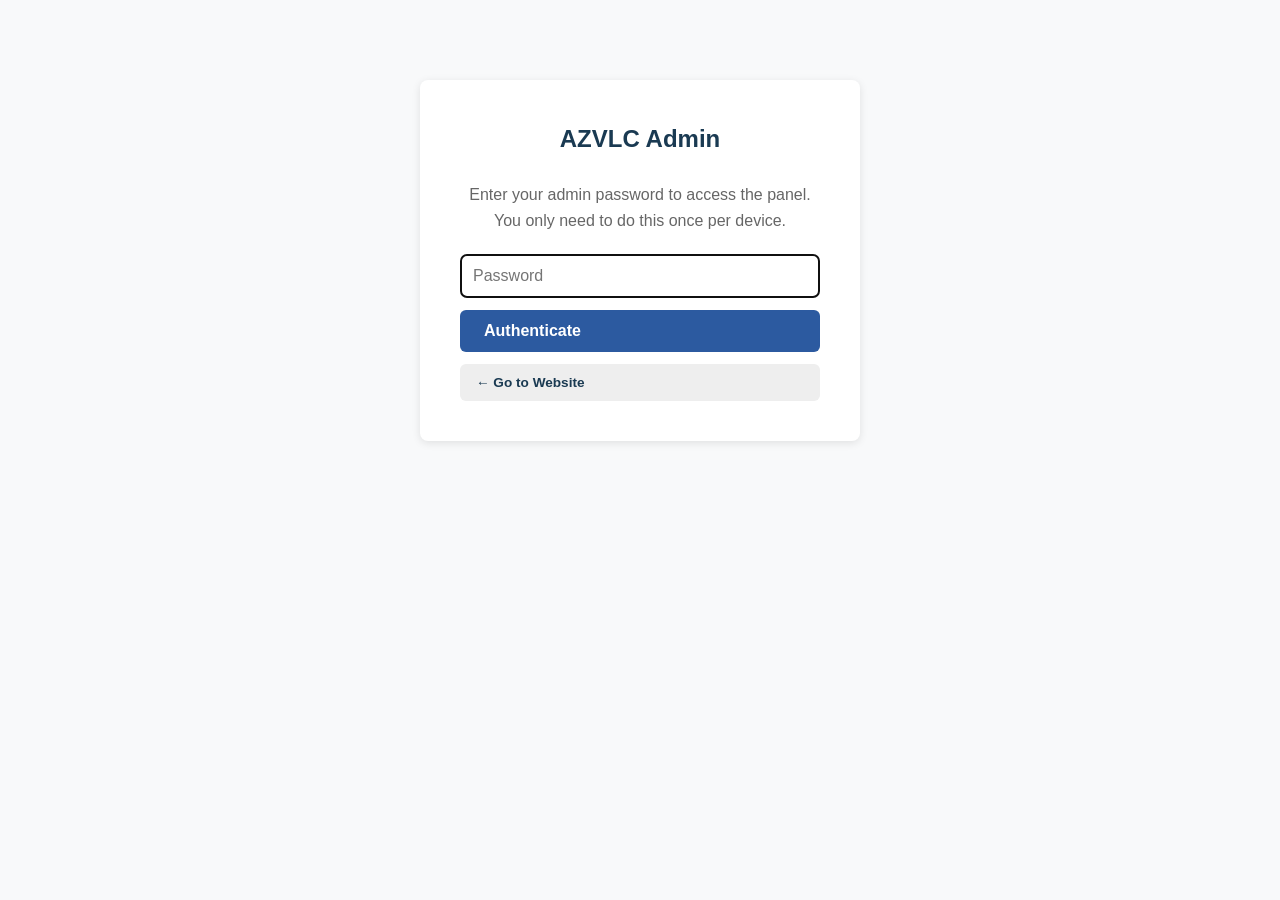
<file: admin.html>
<!DOCTYPE html>
<html lang="en">
<head>
  <meta charset="UTF-8">
  <meta name="viewport" content="width=device-width, initial-scale=1.0">
  <title>AZVLC Admin</title>
  <meta name="robots" content="noindex, nofollow">
  <meta http-equiv="Cache-Control" content="no-cache, no-store, must-revalidate">
  <meta http-equiv="Pragma" content="no-cache">
  <meta http-equiv="Expires" content="0">
  <link rel="stylesheet" href="css/style.css">
  <style>
    .admin-login {
      max-width: 440px;
      margin: 80px auto;
      background: var(--white);
      padding: 40px;
      border-radius: var(--radius);
      box-shadow: var(--shadow);
      text-align: center;
    }
    .admin-login h2 { color: var(--navy); margin-bottom: 24px; }
    .admin-login input {
      width: 100%;
      padding: 12px;
      border: 1px solid var(--border);
      border-radius: 6px;
      font-size: 1em;
      margin-bottom: 12px;
    }
    .admin-bar {
      background: var(--navy);
      color: var(--white);
      padding: 12px 20px;
      display: flex;
      align-items: center;
      justify-content: space-between;
    }
    .admin-bar h2 { font-size: 1.1em; }
    .admin-tabs {
      display: flex;
      gap: 4px;
      margin-bottom: 24px;
      border-bottom: 2px solid #eee;
    }
    .admin-tab {
      padding: 10px 20px;
      background: none;
      border: none;
      border-bottom: 3px solid transparent;
      cursor: pointer;
      font-weight: 600;
      color: var(--text-muted);
      transition: all 0.2s;
    }
    .admin-tab.active {
      color: var(--blue);
      border-bottom-color: var(--blue);
    }
    .admin-panel { display: none; }
    .admin-panel.active { display: block; }
    .admin-item {
      background: var(--white);
      padding: 20px;
      border-radius: var(--radius);
      box-shadow: var(--shadow);
      margin-bottom: 16px;
      border-left: 4px solid var(--blue);
      display: flex;
      justify-content: space-between;
      align-items: flex-start;
      gap: 16px;
    }
    .admin-item.pending { border-left-color: var(--gold); }
    .admin-item h4 { color: var(--navy); margin-bottom: 4px; }
    .admin-item p { color: var(--text-muted); font-size: 0.85em; margin: 0; }
    .admin-item-info { flex: 1; }
    .admin-item-actions { display: flex; gap: 6px; flex-shrink: 0; }
    .admin-item .badge { margin-right: 6px; }
    .modal-overlay {
      display: none;
      position: fixed;
      top: 0; left: 0; right: 0; bottom: 0;
      background: rgba(0,0,0,0.5);
      z-index: 200;
      justify-content: center;
      align-items: flex-start;
      padding: 40px 20px;
      overflow-y: auto;
    }
    .modal-overlay.open { display: flex; }
    .modal {
      background: var(--white);
      border-radius: var(--radius);
      box-shadow: 0 8px 32px rgba(0,0,0,0.2);
      width: 100%;
      max-width: 600px;
      padding: 32px;
    }
    .modal h3 { color: var(--navy); margin-bottom: 20px; }
    .modal-close {
      float: right;
      background: none;
      border: none;
      font-size: 1.5em;
      cursor: pointer;
      color: var(--text-muted);
      line-height: 1;
    }
    .saving-indicator {
      display: none;
      align-items: center;
      gap: 8px;
      padding: 12px 20px;
      background: #e3f2fd;
      color: #1565c0;
      border-radius: 6px;
      margin-bottom: 16px;
      font-weight: 500;
    }
    .saving-indicator.show { display: flex; }
    .saving-indicator.success { background: #e8f5e9; color: #2e7d32; }
    .saving-indicator.error { background: #ffebee; color: #c62828; }
    .admin-empty {
      text-align: center;
      padding: 40px;
      color: #aaa;
    }
    .setup-box {
      background: #fffbe6;
      border: 1px solid #ffe58f;
      border-radius: 6px;
      padding: 16px;
      margin-bottom: 20px;
      font-size: 0.9em;
      color: #614700;
    }
    .setup-box code {
      background: #fff;
      padding: 2px 6px;
      border-radius: 3px;
      font-size: 0.9em;
    }
  </style>
</head>
<body>

  <!-- Login screen -->
  <div id="loginScreen" class="admin-login">
    <h2>AZVLC Admin</h2>
    <p style="color:var(--text-muted);margin-bottom:20px">Enter your admin password to access the panel. You only need to do this once per device.</p>
    <input type="password" id="ghToken" placeholder="Password" autofocus>
    <button class="btn btn-blue" style="width:100%" onclick="tryToken()">Authenticate</button>
    <p id="tokenError" style="color:var(--red);margin-top:12px;display:none"></p>
    <div id="authLoading" style="display:none;text-align:center;margin-top:16px;color:var(--blue)">Verifying...</div>
    <a href="index.html" class="btn btn-sm" style="width:100%;margin-top:12px;background:#eee;color:var(--navy);text-align:center">&larr; Go to Website</a>
  </div>

  <!-- Admin dashboard -->
  <div id="adminDashboard" style="display:none">
    <div class="admin-bar">
      <h2>AZVLC Admin Panel</h2>
      <div style="display:flex;gap:8px;align-items:center">
        <a href="index.html" class="btn btn-sm btn-primary">View Site</a>
        <button class="btn btn-sm btn-outline" onclick="logout()">Log Out</button>
      </div>
    </div>

    <div class="container" style="padding-top:30px">
      <div id="saveStatus" class="saving-indicator"></div>

      <div class="admin-tabs">
        <button class="admin-tab active" onclick="showTab('analytics', this)">Analytics</button>
        <button class="admin-tab" onclick="showTab('policies', this)">Policies</button>
        <button class="admin-tab" onclick="showTab('politicians', this)">Politicians</button>
        <button class="admin-tab" onclick="showTab('corrections', this)">Corrections Records <span id="correctionBadge" style="background:var(--red);color:#fff;font-size:0.75em;padding:2px 6px;border-radius:10px;margin-left:4px;display:none">0</span></button>
        <button class="admin-tab" onclick="showTab('policysubmissions', this)">Policy Submissions <span id="policySubmissionBadge" style="background:var(--red);color:#fff;font-size:0.75em;padding:2px 6px;border-radius:10px;margin-left:4px;display:none">0</span></button>
        <button class="admin-tab" onclick="showTab('polsubmissions', this)">Politician Submissions <span id="polSubmissionBadge" style="background:var(--red);color:#fff;font-size:0.75em;padding:2px 6px;border-radius:10px;margin-left:4px;display:none">0</span></button>
        <button class="admin-tab" onclick="showTab('vob', this)">VOB <span id="vobSubmissionBadge" style="background:var(--red);color:#fff;font-size:0.75em;padding:2px 6px;border-radius:10px;margin-left:4px;display:none">0</span></button>
        <button class="admin-tab" onclick="showTab('contacts', this)">Contacts <span id="contactsBadge" style="background:var(--blue);color:#fff;font-size:0.75em;padding:2px 6px;border-radius:10px;margin-left:4px;display:none">0</span></button>
        <button class="admin-tab" onclick="showTab('emailpol', this)">Email Politicians</button>
        <button class="admin-tab" onclick="showTab('sponsor', this)">Sponsor</button>
        <button class="admin-tab" onclick="showTab('ticker', this)">Ticker</button>
        <button class="admin-tab" onclick="showTab('help', this)">How-To Guide</button>
      </div>

      <!-- ANALYTICS PANEL -->
      <div id="panel-analytics" class="admin-panel active">
        <h3 style="color:var(--navy);margin-bottom:20px">Site Analytics</h3>

        <div style="display:grid;grid-template-columns:1fr 1fr;gap:16px;margin-bottom:30px">
          <!-- Left: small stat cards in a sub-grid -->
          <div style="display:grid;grid-template-columns:repeat(auto-fit,minmax(150px,1fr));gap:16px;align-content:start">
            <div class="stat-card"><h3>Total Ratings</h3><div class="number" id="analRatings">0</div></div>
            <div class="stat-card"><h3>Total Kudos</h3><div class="number" id="analKudos">0</div></div>
            <div class="stat-card"><h3>Politicians Rated</h3><div class="number" id="analPoliticiansRated">0</div></div>
            <div class="stat-card"><h3>Policy Suggestions</h3><div class="number" id="analSuggestions">0</div></div>
            <div class="stat-card"><h3>Corrections</h3><div class="number" id="analCorrections">0</div></div>
            <div class="stat-card">
              <h3>Page Views</h3>
              <div class="number" id="analViews">—</div>
              <p style="font-size:0.7em;color:var(--text-muted);margin-top:2px">Unique sessions</p>
              <select id="viewsPeriod" onchange="updateViewsPeriod()" style="margin-top:8px;padding:4px 8px;border:1px solid var(--border);border-radius:4px;font-size:0.75em">
                <option value="today">Today</option>
                <option value="7days">Last 7 Days</option>
                <option value="month">This Month</option>
                <option value="year">Year to Date</option>
                <option value="all" selected>All Time</option>
              </select>
              <button onclick="loadPageViews()" style="margin-top:6px;background:none;border:1px solid var(--border);border-radius:4px;padding:3px 10px;font-size:0.7em;cursor:pointer;color:var(--text-muted)">&#x21bb; Refresh</button>
              <p id="viewsStartDate" style="font-size:0.65em;color:var(--text-muted);margin-top:4px"></p>
            </div>
            <div class="stat-card">
              <h3>Total Hits</h3>
              <div class="number" id="analHits">—</div>
              <p style="font-size:0.7em;color:var(--text-muted);margin-top:2px">Every page &amp; section load</p>
              <select id="hitsPeriod" onchange="updateHitsPeriod()" style="margin-top:8px;padding:4px 8px;border:1px solid var(--border);border-radius:4px;font-size:0.75em">
                <option value="today">Today</option>
                <option value="7days">Last 7 Days</option>
                <option value="month">This Month</option>
                <option value="year">Year to Date</option>
                <option value="all" selected>All Time</option>
              </select>
            </div>
          </div>
          <!-- Right: Top First Click takes the full right column -->
          <div class="stat-card" style="display:flex;flex-direction:column">
            <h3>Top First Click</h3>
            <div class="number" id="analFirstClickSection" style="font-size:1.6em;text-transform:capitalize;margin-bottom:4px">—</div>
            <p style="font-size:0.7em;color:var(--text-muted);margin-bottom:16px">Most visited section first</p>
            <div id="analFirstClickList" style="flex:1;font-size:0.88em;color:var(--text-muted);text-align:left;line-height:2"></div>
          </div>
        </div>

        <!-- New visitor/device/district stat cards -->
        <div style="display:grid;grid-template-columns:repeat(auto-fit,minmax(180px,1fr));gap:16px;margin-bottom:30px">
          <div class="stat-card">
            <h3>New Visitors</h3>
            <div class="number" id="analNewVisitors">—</div>
            <p style="font-size:0.7em;color:var(--text-muted);margin-top:2px">First-time sessions</p>
          </div>
          <div class="stat-card">
            <h3>Returning Visitors</h3>
            <div class="number" id="analReturningVisitors">—</div>
            <p style="font-size:0.7em;color:var(--text-muted);margin-top:2px">Came back again</p>
          </div>
          <div class="stat-card">
            <h3>Mobile</h3>
            <div class="number" id="analMobile">—</div>
            <p style="font-size:0.7em;color:var(--text-muted);margin-top:2px" id="analMobilePct"></p>
          </div>
          <div class="stat-card">
            <h3>Desktop</h3>
            <div class="number" id="analDesktop">—</div>
            <p style="font-size:0.7em;color:var(--text-muted);margin-top:2px" id="analDesktopPct"></p>
          </div>
          <div class="stat-card">
            <h3>Top District</h3>
            <div class="number" id="analTopDistrict" style="font-size:1.4em">—</div>
            <p style="font-size:0.7em;color:var(--text-muted);margin-top:2px">Most looked up</p>
          </div>
          <div class="stat-card">
            <h3>Veterans who Rated</h3>
            <div class="number" id="analVeteranRatings">—</div>
            <p style="font-size:0.7em;color:var(--text-muted);margin-top:2px">Self-identified Veterans</p>
          </div>
        </div>

        <!-- Property Tax Calculator Counter (separate from all other analytics) -->
        <div class="stat-card" style="border:2px solid var(--gold);margin-bottom:30px">
          <h3>Property Tax Calculator Submissions</h3>
          <div class="number" id="analTaxCalc">—</div>
          <p id="analTaxCalcDate" style="font-size:0.7em;color:var(--text-muted);margin-top:4px"></p>
          <p style="font-size:0.7em;color:var(--text-muted);margin-top:2px">Anonymous submissions only — no personal data stored</p>
          <button onclick="loadTaxCalcCounter()" style="margin-top:10px;background:none;border:1px solid var(--border);border-radius:4px;padding:4px 12px;font-size:0.75em;cursor:pointer;color:var(--text-muted)">&#x21bb; Refresh</button>
        </div>

        <div style="display:grid;grid-template-columns:repeat(auto-fit,minmax(300px,1fr));gap:20px">
          <div style="background:var(--white);padding:20px;border-radius:var(--radius);box-shadow:var(--shadow)">
            <h4 style="color:var(--navy);margin-bottom:12px">Most Rated Politicians</h4>
            <div id="analTopRated"></div>
          </div>
          <div style="background:var(--white);padding:20px;border-radius:var(--radius);box-shadow:var(--shadow)">
            <h4 style="color:var(--navy);margin-bottom:12px">Most Popular Policies (by Kudos)</h4>
            <div id="analTopPolicies"></div>
          </div>
          <div style="background:var(--white);padding:20px;border-radius:var(--radius);box-shadow:var(--shadow)">
            <h4 style="color:var(--navy);margin-bottom:12px">Most Kudos (Politicians)</h4>
            <div id="analTopKudosPol"></div>
          </div>
          <div style="background:var(--white);padding:20px;border-radius:var(--radius);box-shadow:var(--shadow)">
            <h4 style="color:var(--navy);margin-bottom:12px">Grade Distribution (All Politicians)</h4>
            <div id="analGradeDist"></div>
          </div>
          <div style="background:var(--white);padding:20px;border-radius:var(--radius);box-shadow:var(--shadow)">
            <h4 style="color:var(--navy);margin-bottom:12px">Section Dwell Time</h4>
            <p style="font-size:0.75em;color:var(--text-muted);margin-bottom:10px">Total minutes visitors spent in each section</p>
            <div id="analDwellTime"></div>
          </div>
          <div style="background:var(--white);padding:20px;border-radius:var(--radius);box-shadow:var(--shadow)">
            <h4 style="color:var(--navy);margin-bottom:12px">Top Scorecard Views</h4>
            <p style="font-size:0.75em;color:var(--text-muted);margin-bottom:10px">Most-viewed politician scorecards</p>
            <div id="analScorecardViews"></div>
          </div>
          <div style="background:var(--white);padding:20px;border-radius:var(--radius);box-shadow:var(--shadow)">
            <h4 style="color:var(--navy);margin-bottom:12px">Top Search Terms</h4>
            <p style="font-size:0.75em;color:var(--text-muted);margin-bottom:10px">What visitors are searching for</p>
            <div id="analSearchTerms"></div>
          </div>
          <div style="background:var(--white);padding:20px;border-radius:var(--radius);box-shadow:var(--shadow)">
            <h4 style="color:var(--navy);margin-bottom:12px">VOB Website Clicks</h4>
            <p style="font-size:0.75em;color:var(--text-muted);margin-bottom:10px">Clicks on business website links</p>
            <div id="analVOBClicks"></div>
          </div>
          <div style="background:var(--white);padding:20px;border-radius:var(--radius);box-shadow:var(--shadow)">
            <h4 style="color:var(--navy);margin-bottom:12px">District Lookups</h4>
            <p style="font-size:0.75em;color:var(--text-muted);margin-bottom:10px">Which districts Veterans are looking up</p>
            <div id="analDistrictLookups"></div>
          </div>
        </div>
      </div>

      <!-- POLICIES PANEL -->
      <div id="panel-policies" class="admin-panel">
        <div style="display:flex;justify-content:space-between;align-items:center;margin-bottom:12px;flex-wrap:wrap;gap:12px">
          <h3 style="color:var(--navy)">Manage Policies</h3>
          <button class="btn btn-blue btn-sm" onclick="openPolicyForm()">+ Add New Policy</button>
        </div>
        <div id="adminPolicyStatusTabs" style="display:flex;gap:8px;flex-wrap:wrap;margin-bottom:14px">
          <button class="filter-btn active" onclick="filterAdminPolicyStatus('all', this)">All</button>
          <button class="filter-btn" onclick="filterAdminPolicyStatus('passed', this)">Passed</button>
          <button class="filter-btn" onclick="filterAdminPolicyStatus('failed', this)">Failed</button>
          <button class="filter-btn" onclick="filterAdminPolicyStatus('proposed', this)">Proposed</button>
          <button class="filter-btn" onclick="filterAdminPolicyStatus('hidden', this)">Hidden</button>
        </div>
        <input type="text" id="adminPolicySearch" placeholder="Search by name..." oninput="filterAdminPolicies(this.value)" style="width:100%;max-width:400px;padding:10px 14px;border:1px solid var(--border);border-radius:6px;font-size:1em;margin-bottom:20px">
        <div id="adminPoliciesList"></div>
      </div>

      <!-- POLITICIANS PANEL -->
      <div id="panel-politicians" class="admin-panel">
        <div style="display:flex;justify-content:space-between;align-items:center;margin-bottom:12px;flex-wrap:wrap;gap:12px">
          <h3 style="color:var(--navy)">Manage Politicians</h3>
          <button class="btn btn-blue btn-sm" onclick="openPoliticianForm()">+ Add New Politician</button>
        </div>
        <input type="text" id="adminPoliticianSearch" placeholder="Search by name..." oninput="filterAdminPoliticians(this.value)" style="width:100%;max-width:400px;padding:10px 14px;border:1px solid var(--border);border-radius:6px;font-size:1em;margin-bottom:12px">
        <div style="margin-bottom:20px;display:flex;gap:8px;flex-wrap:wrap;align-items:center">
          <span style="font-weight:600;color:var(--text-muted)">Filter:</span>
          <button class="filter-btn active" onclick="filterAdminPoliticiansByType('all', this)">All</button>
          <button class="filter-btn" onclick="filterAdminPoliticiansByType('house', this)">House</button>
          <button class="filter-btn" onclick="filterAdminPoliticiansByType('senate', this)">Senate</button>
          <button class="filter-btn" onclick="filterAdminPoliticiansByType('republican', this)">Republican</button>
          <button class="filter-btn" onclick="filterAdminPoliticiansByType('democrat', this)">Democrat</button>
          <button class="filter-btn" onclick="filterAdminPoliticiansByType('veteran', this)">Veterans</button>
          <span style="font-weight:600;color:var(--text-muted);margin-left:12px">Sort:</span>
          <select id="adminPoliticianSort" onchange="sortAdminPoliticians(this.value)" style="padding:6px 12px;border:1px solid var(--border);border-radius:6px;font-size:0.9em">
            <option value="name">Name (A-Z)</option>
            <option value="district">District</option>
            <option value="grade" selected>Grade (Best First)</option>
            <option value="kudos">Most Kudos</option>
          </select>
        </div>
        <div id="adminPoliticiansList"></div>
      </div>

      <!-- CORRECTIONS PANEL -->
      <div id="panel-corrections" class="admin-panel">
        <h3 style="color:var(--navy);margin-bottom:20px">Corrections Records</h3>
        <div id="adminCorrectionsList"></div>
      </div>

      <!-- POLICY SUBMISSIONS PANEL -->
      <div id="panel-policysubmissions" class="admin-panel">
        <h3 style="color:var(--navy);margin-bottom:16px">Policy Submissions</h3>
        <div style="display:flex;gap:8px;margin-bottom:20px">
          <button class="filter-btn active" id="psTab-submitted" onclick="setPolicySubTab('submitted',this)">Submitted</button>
          <button class="filter-btn" id="psTab-approved" onclick="setPolicySubTab('approved',this)">Approved</button>
          <button class="filter-btn" id="psTab-dismissed" onclick="setPolicySubTab('dismissed',this)">Dismissed</button>
        </div>
        <div id="adminPolicySubmissionsList"></div>
      </div>

      <!-- POLITICIAN SUBMISSIONS PANEL -->
      <div id="panel-polsubmissions" class="admin-panel">
        <h3 style="color:var(--navy);margin-bottom:20px">Politician Submissions</h3>
        <p style="color:var(--text-muted);margin-bottom:20px;font-size:0.9em">These are politicians submitted by the public. Approve to add them to the scorecard, or dismiss to remove the submission.</p>
        <div id="adminPolSubmissionsList"></div>
      </div>

      <!-- VOB PANEL -->
      <div id="panel-vob" class="admin-panel">
        <h3 style="color:var(--navy);margin-bottom:8px">Veteran Owned Businesses</h3>
        <p style="color:var(--text-muted);margin-bottom:16px;font-size:0.9em">Manage approved VOBs and review new submissions.</p>

        <div style="display:flex;gap:8px;margin-bottom:20px;border-bottom:2px solid #eee;padding-bottom:12px">
          <button class="filter-btn active" id="vobAdminTabApproved" onclick="showVOBAdminTab('approved', this)">Approved Listings</button>
          <button class="filter-btn" id="vobAdminTabPending" onclick="showVOBAdminTab('pending', this)">Pending Review <span id="vobPendingCount" style="background:var(--red);color:#fff;font-size:0.75em;padding:2px 6px;border-radius:10px;margin-left:4px;display:none">0</span></button>
          <button class="filter-btn" id="vobAdminTabFriendly" onclick="showVOBAdminTab('friendly', this)">Veteran Friendly <span style="background:var(--gold);color:var(--navy);font-size:0.75em;padding:2px 6px;border-radius:10px;margin-left:4px">Private</span></button>
        </div>

        <div id="vobAdminApproved">
          <input type="text" id="adminVOBSearch" placeholder="Search by name or category..." oninput="filterAdminVOB(this.value)" style="width:100%;max-width:400px;padding:10px 14px;border:1px solid var(--border);border-radius:6px;font-size:1em;margin-bottom:16px">
          <div id="adminVOBList"></div>
        </div>

        <div id="vobAdminPending" style="display:none">
          <div id="adminVOBSubmissionsList"></div>
        </div>

        <div id="vobAdminFriendly" style="display:none">
          <p style="color:var(--text-muted);font-size:0.85em;margin-bottom:16px;background:#fff8e1;padding:10px 14px;border-radius:6px;border-left:3px solid var(--gold)">
            These businesses offer Veteran discounts but are <strong>not shown on the public site</strong>. This is a holding area — you can charge for public listing in the future.
          </p>
          <div id="adminVOBFriendlyList"></div>
        </div>
      </div>

      <!-- CONTACTS PANEL -->
      <div id="panel-contacts" class="admin-panel">
        <h3 style="color:var(--navy);margin-bottom:8px">Collected Contacts</h3>
        <p style="color:var(--text-muted);margin-bottom:12px;font-size:0.9em">Emails collected from all forms on the site.</p>
        <div style="display:flex;gap:8px;flex-wrap:wrap;margin-bottom:16px;align-items:center">
          <button class="filter-btn active" id="cfBtn-all" onclick="setContactFilter('all',this)">All <span id="cfCount-all" style="font-size:0.8em;opacity:0.8"></span></button>
          <button class="filter-btn" id="cfBtn-rating" onclick="setContactFilter('rating',this)">Ratings <span id="cfCount-rating" style="font-size:0.8em;opacity:0.8"></span></button>
          <button class="filter-btn" id="cfBtn-vob" onclick="setContactFilter('vob',this)">VOB <span id="cfCount-vob" style="font-size:0.8em;opacity:0.8"></span></button>
          <button class="filter-btn" id="cfBtn-suggestion" onclick="setContactFilter('suggestion',this)">Suggestions <span id="cfCount-suggestion" style="font-size:0.8em;opacity:0.8"></span></button>
          <button class="filter-btn" id="cfBtn-other" onclick="setContactFilter('other',this)">Other <span id="cfCount-other" style="font-size:0.8em;opacity:0.8"></span></button>
          <button class="btn btn-sm btn-blue" onclick="exportContacts()" style="margin-left:auto">Export CSV</button>
        </div>
        <div id="adminContactsList"></div>
      </div>

      <!-- EMAIL POLITICIANS PANEL -->
      <div id="panel-emailpol" class="admin-panel">
        <h3 style="color:var(--navy);margin-bottom:8px">Email Politicians</h3>
        <p style="color:var(--text-muted);margin-bottom:16px;font-size:0.9em">Select politicians and compose an email. The first selected will be in the TO field, the rest in BCC. Opens your email client.</p>

        <div style="display:flex;gap:12px;margin-bottom:12px;flex-wrap:wrap;align-items:center">
          <input type="text" id="emailPolSearch" placeholder="Search by name..." oninput="filterEmailPoliticians(this.value)" style="flex:1;min-width:200px;padding:10px 14px;border:1px solid var(--border);border-radius:6px;font-size:1em">
          <button class="btn btn-sm btn-blue" onclick="selectAllEmailPol()">Select All</button>
          <button class="btn btn-sm" style="background:#eee;color:var(--text)" onclick="deselectAllEmailPol()">Deselect All</button>
          <span id="emailPolCount" style="font-weight:600;color:var(--blue);font-size:0.9em">0 selected</span>
        </div>

        <div style="display:flex;gap:8px;margin-bottom:16px;flex-wrap:wrap">
          <button class="filter-btn active" onclick="filterEmailPolByType('all', this)">All</button>
          <button class="filter-btn" onclick="filterEmailPolByType('house', this)">House</button>
          <button class="filter-btn" onclick="filterEmailPolByType('senate', this)">Senate</button>
          <button class="filter-btn" onclick="filterEmailPolByType('republican', this)">Republican</button>
          <button class="filter-btn" onclick="filterEmailPolByType('democrat', this)">Democrat</button>
          <button class="filter-btn" onclick="filterEmailPolByType('veteran', this)">Veterans</button>
        </div>

        <div id="emailPolList" style="max-height:300px;overflow-y:auto;border:1px solid var(--border);border-radius:6px;margin-bottom:20px"></div>

        <div class="form-container" style="max-width:100%;margin:0">
          <div class="form-group">
            <label for="emailPolSubject">Subject</label>
            <input type="text" id="emailPolSubject" placeholder="e.g., Support for HB 1234 - Veteran Education Benefits">
          </div>
          <div class="form-group">
            <label for="emailPolBody">Message Body</label>
            <textarea id="emailPolBody" style="min-height:150px" placeholder="Dear Legislator,&#10;&#10;..."></textarea>
          </div>
          <button class="btn btn-blue" onclick="sendEmailToPoliticians()" style="width:100%">Open Email Client with Selected Politicians</button>
        </div>
      </div>

      <!-- SPONSOR PANEL -->
      <div id="panel-sponsor" class="admin-panel">
        <h3 style="color:var(--navy);margin-bottom:20px">Manage Sponsors</h3>
        <p style="color:var(--text-muted);margin-bottom:16px;font-size:0.9em">Sponsors rotate on the home page below the hero. Fewer sponsors rotate every 3 days; more sponsors rotate faster so everyone gets shown.</p>

        <div style="margin-bottom:20px">
          <label style="font-weight:600;color:var(--navy)">Label Text</label>
          <input type="text" id="sponsorLabel" placeholder="e.g., Sponsored by" style="padding:8px 12px;border:1px solid var(--border);border-radius:6px;font-size:1em;width:100%;max-width:300px;margin-top:4px">
        </div>

        <div id="sponsorsList"></div>

        <div style="margin-top:16px;display:flex;gap:8px;flex-wrap:wrap">
          <button class="btn btn-blue btn-sm" onclick="addSponsorRow()">+ Add Sponsor</button>
          <button class="btn btn-success btn-sm" onclick="saveSponsors()">Save Changes</button>
        </div>
        <div class="saving-indicator" id="sponsorSaveStatus" style="margin-top:12px"></div>
        <div id="sponsorRotationInfo" style="margin-top:16px;padding:12px;background:#f0f4f8;border-radius:6px;font-size:0.85em;color:var(--text-muted)"></div>
      </div>

      <!-- TICKER PANEL -->
      <div id="panel-ticker" class="admin-panel">
        <h3 style="color:var(--navy);margin-bottom:20px">Manage Ticker Messages</h3>
        <p style="color:var(--text-muted);margin-bottom:16px;font-size:0.9em">These messages scroll below the hero image on the public site. Set an optional expiration date so a message automatically stops showing. Hover pauses the ticker for visitors.</p>

        <div class="form-group checkbox-row" style="margin-bottom:20px">
          <input type="checkbox" id="tickerEnabled" checked>
          <label for="tickerEnabled" style="font-weight:600">Ticker enabled (visible on site)</label>
        </div>

        <div class="form-group" style="margin-bottom:20px">
          <label style="font-weight:600">Speed: <span id="speedLabel">1.0x</span></label>
          <input type="range" id="tickerSpeed" min="0.5" max="3" step="0.1" value="1" oninput="document.getElementById('speedLabel').textContent = this.value + 'x'" style="width:100%;max-width:400px;margin-top:4px">
          <p style="font-size:0.75em;color:var(--text-muted);margin-top:4px">Slow ← → Fast</p>
        </div>

        <div id="tickerMessagesList"></div>

        <div style="margin-top:16px;display:flex;gap:8px;flex-wrap:wrap">
          <button class="btn btn-blue btn-sm" onclick="addTickerMessage()">+ Add Message</button>
        </div>

        <h3 style="color:var(--navy);margin:28px 0 8px">Permanent Rotating Messages</h3>
        <p style="color:var(--text-muted);margin-bottom:16px;font-size:0.9em">These 4 messages never expire. They only appear on the ticker when there are no active (non-expired) messages above.</p>
        <div id="tickerPermanentList"></div>

        <div style="margin-top:16px">
          <button class="btn btn-success btn-sm" onclick="saveTicker()">Save Changes</button>
        </div>
        <div class="saving-indicator" id="tickerSaveStatus" style="margin-top:12px"></div>
      </div>

      <!-- HELP PANEL -->
      <div id="panel-help" class="admin-panel">
        <div class="form-container" style="max-width:800px">
          <h3 style="color:var(--navy);margin-bottom:20px">Managing Your AZVLC Site</h3>

          <h4 style="margin:20px 0 8px;color:var(--blue)">Adding / Editing Policies</h4>
          <p style="color:var(--text-muted);line-height:1.8">Click "+ Add New Policy" on the Policies tab. Fill out the form and hit Save. It saves directly to GitHub and the site updates automatically within a minute. Set "Approved" to Yes when you're ready for it to appear publicly.</p>

          <h4 style="margin:20px 0 8px;color:var(--blue)">Adding / Editing Politicians</h4>
          <p style="color:var(--text-muted);line-height:1.8">Click "+ Add New Politician" on the Politicians tab. Fill out the form and hit Save. Grades represent the count of each rating received from Veterans.</p>

          <h4 style="margin:20px 0 8px;color:var(--blue)">Connecting GHL Webhooks</h4>
          <ol style="margin-left:20px;color:var(--text-muted);line-height:2">
            <li>In Go High Level, create a webhook under Automation &rarr; Workflows</li>
            <li>Go to your GitHub repo and edit <code>js/app.js</code></li>
            <li>Find <code>ghlWebhookPolicy</code> and <code>ghlWebhookRating</code> near the top</li>
            <li>Paste your webhook URLs between the quotes and commit</li>
          </ol>

          <h4 style="margin:20px 0 8px;color:var(--blue)">Updating the Logo &amp; Hero Image</h4>
          <p style="color:var(--text-muted);line-height:1.8">Go to your GitHub repo, navigate to the <code>assets/</code> folder, and upload <code>logo.png</code> and <code>hero.jpg</code>. The site updates automatically.</p>

          <h4 style="margin:20px 0 8px;color:var(--blue)">Your GitHub Token</h4>
          <p style="color:var(--text-muted);line-height:1.8">The token is only stored in your browser's session. When you log out or close the tab, it's gone. You'll need to paste it again next time (or save it in a password manager).</p>
        </div>
      </div>
    </div>
  </div>

  <!-- POLICY FORM MODAL -->
  <div class="modal-overlay" id="policyModal">
    <div class="modal">
      <button class="modal-close" onclick="closeModal('policyModal')">&times;</button>
      <h3 id="policyModalTitle">Add New Policy</h3>
      <form id="adminPolicyForm" onsubmit="savePolicy(event)">
        <input type="hidden" id="editPolicyId" value="">
        <div class="form-group">
          <label for="apName">Policy / Bill Name *</label>
          <input type="text" id="apName" required placeholder="e.g., SB 1234 - Veteran Education Benefits">
        </div>
        <div class="form-group">
          <label for="apSponsor">Sponsor *</label>
          <input type="text" id="apSponsor" required placeholder="Representative or organization name">
        </div>
        <div class="form-group">
          <label for="apCategory">Category *</label>
          <select id="apCategory" required>
            <option value="">Select a category</option>
            <option value="healthcare">Healthcare</option>
            <option value="education">Education</option>
            <option value="benefits">Benefits</option>
            <option value="employment">Employment</option>
            <option value="housing">Housing</option>
            <option value="other">Other</option>
          </select>
        </div>
        <div class="form-group">
          <label for="apDescription">Description *</label>
          <textarea id="apDescription" required placeholder="What does this policy do and how will it benefit Veterans?"></textarea>
        </div>
        <div class="form-group">
          <label for="apLink">Bill Link (optional)</label>
          <input type="url" id="apLink" placeholder="https://...">
        </div>
        <div class="form-group">
          <label for="apStatus">Status *</label>
          <select id="apStatus" required>
            <option value="proposed">Proposed</option>
            <option value="in-progress">In Progress</option>
            <option value="passed">Passed</option>
            <option value="failed">Failed</option>
          </select>
        </div>
        <div class="form-group">
          <label for="apApproved">Approved (visible on public site)? *</label>
          <select id="apApproved">
            <option value="true">Yes - Show on site</option>
            <option value="false">No - Keep hidden</option>
          </select>
        </div>
        <div style="display:flex;gap:8px">
          <button type="submit" class="form-submit" style="flex:1">Save Policy</button>
          <button type="button" class="btn" style="background:#eee;color:var(--text)" onclick="closeModal('policyModal')">Cancel</button>
        </div>
      </form>
    </div>
  </div>

  <!-- POLITICIAN FORM MODAL -->
  <div class="modal-overlay" id="politicianModal">
    <div class="modal">
      <button class="modal-close" onclick="closeModal('politicianModal')">&times;</button>
      <h3 id="politicianModalTitle">Add New Politician</h3>
      <form id="adminPoliticianForm" onsubmit="savePolitician(event)">
        <input type="hidden" id="editPoliticianId" value="">
        <div class="form-group">
          <label for="appName">Name *</label>
          <input type="text" id="appName" required placeholder="Full name">
        </div>
        <div class="form-group">
          <label for="appPosition">Position / Title *</label>
          <input type="text" id="appPosition" required placeholder="e.g., State Senator, State Representative">
        </div>
        <div class="form-group">
          <label for="appParty">Party (optional)</label>
          <input type="text" id="appParty" placeholder="e.g., Republican, Democrat, Independent">
        </div>
        <div class="form-group">
          <label for="appDistrict">District (optional)</label>
          <input type="text" id="appDistrict" placeholder="e.g., District 4">
        </div>
        <div class="form-group">
          <label for="appEmail">Email (optional)</label>
          <input type="email" id="appEmail" placeholder="e.g., JSMITH@azleg.gov">
        </div>
        <div class="form-group">
          <label for="appWebsite">Legislative Website (optional)</label>
          <input type="url" id="appWebsite" placeholder="https://www.azleg.gov/...">
        </div>
        <div class="form-group checkbox-row">
          <input type="checkbox" id="appVeteran">
          <label for="appVeteran">This person is a Veteran</label>
        </div>
        <div style="display:flex;gap:8px">
          <button type="submit" class="form-submit" style="flex:1">Save Politician</button>
          <button type="button" class="btn" style="background:#eee;color:var(--text)" onclick="closeModal('politicianModal')">Cancel</button>
        </div>
      </form>
    </div>
  </div>

  <!-- GRADES EDIT MODAL -->
  <div class="modal-overlay" id="gradesModal">
    <div class="modal" style="max-width:450px">
      <button class="modal-close" onclick="closeModal('gradesModal')">&times;</button>
      <h3 id="gradesModalTitle">Edit Grades</h3>
      <p style="color:var(--text-muted);margin-bottom:16px;font-size:0.9em">Adjust the number of each rating this politician has received.</p>
      <input type="hidden" id="editGradesId">
      <div style="display:grid;grid-template-columns:repeat(5,1fr);gap:10px;margin-bottom:20px">
        <div style="text-align:center">
          <label style="font-weight:700;color:#27ae60;font-size:1.2em">A</label>
          <input type="number" id="gradeA" min="0" style="width:100%;padding:8px;text-align:center;border:1px solid var(--border);border-radius:6px">
        </div>
        <div style="text-align:center">
          <label style="font-weight:700;color:#3498db;font-size:1.2em">B</label>
          <input type="number" id="gradeB" min="0" style="width:100%;padding:8px;text-align:center;border:1px solid var(--border);border-radius:6px">
        </div>
        <div style="text-align:center">
          <label style="font-weight:700;color:#f39c12;font-size:1.2em">C</label>
          <input type="number" id="gradeC" min="0" style="width:100%;padding:8px;text-align:center;border:1px solid var(--border);border-radius:6px">
        </div>
        <div style="text-align:center">
          <label style="font-weight:700;color:#e67e22;font-size:1.2em">D</label>
          <input type="number" id="gradeD" min="0" style="width:100%;padding:8px;text-align:center;border:1px solid var(--border);border-radius:6px">
        </div>
        <div style="text-align:center">
          <label style="font-weight:700;color:#e74c3c;font-size:1.2em">F</label>
          <input type="number" id="gradeF" min="0" style="width:100%;padding:8px;text-align:center;border:1px solid var(--border);border-radius:6px">
        </div>
      </div>
      <div style="border-top:1px solid var(--border);padding-top:16px;margin-bottom:20px">
        <p style="font-weight:600;color:var(--navy);margin-bottom:6px;font-size:0.95em">Grade Weights <span style="font-weight:400;color:var(--text-muted);font-size:0.85em">(reduce impact of politically-motivated ratings)</span></p>
        <p style="color:var(--text-muted);font-size:0.82em;margin-bottom:12px">1 = full weight &nbsp;|&nbsp; 0 = excluded from grade calculation</p>
        <div style="display:grid;grid-template-columns:repeat(5,1fr);gap:10px">
          <div style="text-align:center">
            <label style="font-weight:700;color:#27ae60;font-size:1.1em;display:block;margin-bottom:4px">A</label>
            <select id="weightA" style="width:100%;padding:6px 2px;border:1px solid var(--border);border-radius:6px;text-align:center;font-size:0.9em">
              <option value="1">1</option><option value="0.75">0.75</option><option value="0.5">0.5</option><option value="0.25">0.25</option><option value="0">0</option>
            </select>
          </div>
          <div style="text-align:center">
            <label style="font-weight:700;color:#3498db;font-size:1.1em;display:block;margin-bottom:4px">B</label>
            <select id="weightB" style="width:100%;padding:6px 2px;border:1px solid var(--border);border-radius:6px;text-align:center;font-size:0.9em">
              <option value="1">1</option><option value="0.75">0.75</option><option value="0.5">0.5</option><option value="0.25">0.25</option><option value="0">0</option>
            </select>
          </div>
          <div style="text-align:center">
            <label style="font-weight:700;color:#f39c12;font-size:1.1em;display:block;margin-bottom:4px">C</label>
            <select id="weightC" style="width:100%;padding:6px 2px;border:1px solid var(--border);border-radius:6px;text-align:center;font-size:0.9em">
              <option value="1">1</option><option value="0.75">0.75</option><option value="0.5">0.5</option><option value="0.25">0.25</option><option value="0">0</option>
            </select>
          </div>
          <div style="text-align:center">
            <label style="font-weight:700;color:#e67e22;font-size:1.1em;display:block;margin-bottom:4px">D</label>
            <select id="weightD" style="width:100%;padding:6px 2px;border:1px solid var(--border);border-radius:6px;text-align:center;font-size:0.9em">
              <option value="1">1</option><option value="0.75">0.75</option><option value="0.5">0.5</option><option value="0.25">0.25</option><option value="0">0</option>
            </select>
          </div>
          <div style="text-align:center">
            <label style="font-weight:700;color:#e74c3c;font-size:1.1em;display:block;margin-bottom:4px">F</label>
            <select id="weightF" style="width:100%;padding:6px 2px;border:1px solid var(--border);border-radius:6px;text-align:center;font-size:0.9em">
              <option value="1">1</option><option value="0.75">0.75</option><option value="0.5">0.5</option><option value="0.25">0.25</option><option value="0">0</option>
            </select>
          </div>
        </div>
      </div>
      <div style="display:flex;gap:8px">
        <button class="form-submit" style="flex:1" onclick="saveGrades()">Save Grades</button>
        <button class="btn" style="background:#eee;color:var(--text)" onclick="closeModal('gradesModal')">Cancel</button>
      </div>
    </div>
  </div>

  <!-- POLICY FACTS MODAL -->
  <div class="modal-overlay" id="factsModal">
    <div class="modal" style="max-width:700px">
      <div style="display:flex;justify-content:space-between;align-items:center;margin-bottom:20px">
        <h3 style="color:var(--navy);margin:0">Edit Policy Facts</h3>
        <button onclick="closeModal('factsModal')" style="background:none;border:none;font-size:1.5em;cursor:pointer;color:#666">&times;</button>
      </div>
      <p style="color:var(--text-muted);font-size:0.9em;margin-bottom:20px">Add images (up to 4) and formatted HTML content that will appear on the public Facts page for this policy.</p>

      <input type="hidden" id="factsPolicyId">

      <div class="form-group" style="margin-bottom:20px">
        <label style="font-weight:600;margin-bottom:8px;display:block">Images (up to 4) — flyers, photos, documents</label>
        <div id="factsImagesPreview" style="display:flex;gap:10px;flex-wrap:wrap;margin-bottom:10px"></div>
        <input type="file" id="factsImageUpload" accept="image/*" multiple style="font-size:0.9em">
        <p style="font-size:0.75em;color:var(--text-muted);margin-top:4px">Select up to 4 images. Images already saved will show above.</p>
      </div>

      <div class="form-group" style="margin-bottom:20px">
        <label style="font-weight:600;margin-bottom:4px;display:block">Facts Content (HTML allowed)</label>
        <p style="font-size:0.75em;color:var(--text-muted);margin-bottom:8px">Use &lt;h3&gt;, &lt;p&gt;, &lt;ul&gt;&lt;li&gt;, &lt;strong&gt;, &lt;a href=""&gt; tags to format content.</p>
        <textarea id="factsHtmlContent" style="width:100%;height:280px;padding:12px;border:1px solid var(--border);border-radius:6px;font-family:monospace;font-size:0.85em;resize:vertical" placeholder="<h3>About This Bill</h3>&#10;<p>Enter detailed information about this policy here...</p>&#10;<ul>&#10;  <li>Key point 1</li>&#10;  <li>Key point 2</li>&#10;</ul>"></textarea>
      </div>

      <div style="display:flex;gap:8px;align-items:center">
        <button class="btn btn-success" onclick="savePolicyFacts()">Save Facts</button>
        <button class="btn" style="background:#eee;color:var(--text)" onclick="closeModal('factsModal')">Cancel</button>
        <span id="factsSaveStatus" style="font-size:0.85em;margin-left:8px"></span>
      </div>
    </div>
  </div>

  <!-- DELETE CONFIRM MODAL -->
  <div class="modal-overlay" id="deleteModal">
    <div class="modal" style="max-width:400px;text-align:center">
      <h3 style="color:var(--red)">Delete this item?</h3>
      <p style="color:var(--text-muted);margin-bottom:20px">This cannot be undone.</p>
      <div style="display:flex;gap:8px;justify-content:center">
        <button class="btn btn-danger" id="confirmDeleteBtn">Delete</button>
        <button class="btn" style="background:#eee;color:var(--text)" onclick="closeModal('deleteModal')">Cancel</button>
      </div>
    </div>
  </div>

  <script>
    var REPO_OWNER = 'triggs2025';
    var REPO_NAME = 'azvlc';
    var BRANCH = 'master';
    var GH_TOKEN = (function(){ return ['ghp_KUtxax','lCZgUgWZ','WtWvbxVr','O1sl8WRj3vMerU'].join(''); })();
    var AUTH_KEY = 'azvlc_admin_auth';
    var PASS_HASH = 'a830da35c3f54f889fe6572201c662a4043e0432feee62feb36d764b8af774ea';

    var policies = [];
    var politicians = [];
    var policiesSha = '';
    var politiciansSha = '';

    // ── Auth ──
    function hashPassword(password) {
      var encoder = new TextEncoder();
      var data = encoder.encode(password);
      return crypto.subtle.digest('SHA-256', data).then(function(buf) {
        return Array.from(new Uint8Array(buf)).map(function(b) { return b.toString(16).padStart(2, '0'); }).join('');
      });
    }

    function showDashboard() {
      document.getElementById('loginScreen').style.display = 'none';
      document.getElementById('adminDashboard').style.display = 'block';
      loadAllData();
      loadTaxCalcCounter();
    }

    // auto-login if already authenticated
    (function() {
      if (localStorage.getItem(AUTH_KEY) === '1') {
        showDashboard();
      }
    })();

    function tryToken() {
      var password = document.getElementById('ghToken').value.trim();
      if (!password) return;

      document.getElementById('tokenError').style.display = 'none';
      document.getElementById('authLoading').style.display = 'block';

      hashPassword(password).then(function(hash) {
        document.getElementById('authLoading').style.display = 'none';
        if (hash === PASS_HASH) {
          localStorage.setItem(AUTH_KEY, '1');
          showDashboard();
        } else {
          document.getElementById('tokenError').textContent = 'Incorrect password.';
          document.getElementById('tokenError').style.display = 'block';
        }
      });
    }

    document.getElementById('ghToken').addEventListener('keydown', function(e) {
      if (e.key === 'Enter') tryToken();
    });

    function logout() {
      localStorage.removeItem(AUTH_KEY);
      document.getElementById('adminDashboard').style.display = 'none';
      document.getElementById('loginScreen').style.display = 'block';
    }

    // ── GitHub API (direct) ──
    function ghAPI(method, path, body) {
      var url = 'https://api.github.com/repos/' + REPO_OWNER + '/' + REPO_NAME + path.replace('/repos/' + REPO_OWNER + '/' + REPO_NAME, '');
      var opts = {
        method: method,
        headers: { 'Authorization': 'token ' + GH_TOKEN, 'Accept': 'application/vnd.github+json', 'Content-Type': 'application/json' }
      };
      if (body) opts.body = JSON.stringify(body);
      return fetch(url, opts).then(function(r) { return r.json(); }).then(function(result) {
        if (result.error) throw new Error(result.error);
        return result;
      });
    }

    function jsonToBase64(data) {
      var json = JSON.stringify(data, null, 2) + '\n';
      // Escape non-ASCII as \uXXXX so btoa never sees high bytes
      var ascii = json.replace(/[^\x00-\x7F]/g, function(c) {
        return '\\u' + ('0000' + c.charCodeAt(0).toString(16)).slice(-4);
      });
      return btoa(ascii);
    }

    function base64ToJson(b64) {
      return JSON.parse(decodeURIComponent(escape(atob(b64.replace(/\n/g, '')))));
    }

    function saveFileToGitHub(filePath, data, sha) {
      var body = {
        message: 'Update ' + filePath + ' via admin panel',
        content: jsonToBase64(data),
        branch: BRANCH
      };
      if (sha) body.sha = sha;

      return ghAPI('PUT', '/repos/' + REPO_OWNER + '/' + REPO_NAME + '/contents/' + filePath, body);
    }

    function loadFileFromGitHub(filePath) {
      return ghAPI('GET', '/repos/' + REPO_OWNER + '/' + REPO_NAME + '/contents/' + filePath + '?ref=' + BRANCH)
        .then(function(result) {
          return { data: base64ToJson(result.content), sha: result.sha };
        });
    }

    // ── Status messages ──
    function showStatus(msg, type) {
      var el = document.getElementById('saveStatus');
      el.textContent = msg;
      el.className = 'saving-indicator show' + (type ? ' ' + type : '');
      if (type === 'success' || type === 'error') {
        setTimeout(function() { el.className = 'saving-indicator'; }, 4000);
      }
    }

    // ── Tabs ──
    function showTab(tab, btn) {
      document.querySelectorAll('.admin-panel').forEach(function(p) { p.classList.remove('active'); });
      document.querySelectorAll('.admin-tab').forEach(function(t) { t.classList.remove('active'); });
      document.getElementById('panel-' + tab).classList.add('active');
      btn.classList.add('active');
      if (tab === 'contacts') {
        var badge = document.getElementById('contactsBadge');
        if (badge) badge.style.display = 'none';
      }
    }

    // ── Property Tax Calculator Counter ──
    function loadTaxCalcCounter() {
      var el = document.getElementById('analTaxCalc');
      if (el) el.textContent = '…';
      fetch('https://api.github.com/repos/' + REPO_OWNER + '/' + REPO_NAME + '/contents/data/property-tax-counter.json?ref=' + BRANCH + '&t=' + Date.now(), {
        headers: { 'Authorization': 'token ' + GH_TOKEN, 'Accept': 'application/vnd.github+json' }
      }).then(function(r) { return r.json(); }).then(function(file) {
        if (!file.content) throw new Error('no content');
        var data = JSON.parse(atob(file.content.replace(/\n/g, '')));
        if (el) el.textContent = (data.calculatorSubmissions || 0).toLocaleString();
        var dateEl = document.getElementById('analTaxCalcDate');
        if (dateEl && data.updatedAt) {
          var d = new Date(data.updatedAt);
          dateEl.textContent = 'Last submission: ' + d.toLocaleDateString('en-US', {month:'short',day:'numeric',year:'numeric'}) + ' at ' + d.toLocaleTimeString('en-US', {hour:'numeric',minute:'2-digit',timeZoneName:'short'});
        }
      }).catch(function() { if (el) el.textContent = '—'; });
    }

    // ── Data loading ──
    function loadAllData() {
      showStatus('Loading data from GitHub...', '');

      Promise.all([
        loadFileFromGitHub('data/policies.json'),
        loadFileFromGitHub('data/politicians.json')
      ]).then(function(results) {
        policies = results[0].data;
        policiesSha = results[0].sha;
        politicians = results[1].data;
        politiciansSha = results[1].sha;
        renderAdminPolicies();
        renderAdminPoliticians();
        renderEmailPoliticians();
        loadCorrections();
        loadPolSubmissions();
        loadPolicySubmissions();
        loadVOBData();
        loadPolicyFacts();
        loadTicker();
        loadSponsor();
        loadContacts();
        renderAnalytics();
        loadPageViews();
        showStatus('Data loaded.', 'success');
      }).catch(function(err) {
        showStatus('Error loading data: ' + err.message, 'error');
      });
    }

    // ── Modals ──
    function openModal(id) { document.getElementById(id).classList.add('open'); }
    function closeModal(id) { document.getElementById(id).classList.remove('open'); }

    // ── POLICIES ──
    var adminPolicyQuery = '';
    var adminPolicyStatusFilter = 'all';

    function filterAdminPolicies(query) {
      adminPolicyQuery = query.toLowerCase().trim();
      renderAdminPolicies();
    }

    function filterAdminPolicyStatus(status, btn) {
      adminPolicyStatusFilter = status;
      document.querySelectorAll('#adminPolicyStatusTabs .filter-btn').forEach(function(b) { b.classList.remove('active'); });
      if (btn) btn.classList.add('active');
      renderAdminPolicies();
    }

    function renderAdminPolicies() {
      var el = document.getElementById('adminPoliciesList');
      if (policies.length === 0) {
        el.innerHTML = '<div class="admin-empty"><p>No policies yet. Click "+ Add New Policy" to get started.</p></div>';
        return;
      }
      var filtered = policies;
      if (adminPolicyStatusFilter !== 'all') {
        if (adminPolicyStatusFilter === 'hidden') {
          filtered = filtered.filter(function(p) { return !p.approved; });
        } else {
          filtered = filtered.filter(function(p) { return p.approved && p.status === adminPolicyStatusFilter; });
        }
      }
      if (adminPolicyQuery) {
        filtered = filtered.filter(function(p) {
          return p.name.toLowerCase().indexOf(adminPolicyQuery) !== -1;
        });
      }
      if (filtered.length === 0) {
        el.innerHTML = '<div class="admin-empty"><p>No policies match your search.</p></div>';
        return;
      }
      el.innerHTML = filtered.map(function(p) {
        return '<div class="admin-item' + (p.approved ? '' : ' pending') + '">' +
          '<div class="admin-item-info">' +
            '<h4>' + esc(p.name) + '</h4>' +
            '<p>' + esc(p.description) + '</p>' +
            '<div style="margin-top:8px">' +
              '<span class="badge badge-category">' + capitalize(p.category) + '</span>' +
              '<span class="badge badge-' + p.status + '">' + formatStatus(p.status) + '</span>' +
              (p.approved
                ? '<span class="badge badge-passed">Approved</span>'
                : '<span class="badge badge-failed">Hidden</span>') +
              ' <span style="color:var(--text-muted);font-size:0.85em;margin-left:4px">' + (p.kudos || 0) + ' kudos</span> ' +
              '<button class="btn btn-sm" style="background:#eee;font-size:0.75em;padding:2px 8px;margin-left:4px" onclick="adjustKudos(\'policy\',' + p.id + ')">Adjust</button>' +
            '</div>' +
          '</div>' +
          '<div class="admin-item-actions">' +
            '<button class="btn btn-sm" style="background:var(--gold);color:var(--navy);font-weight:700" onclick="openFactsModal(' + p.id + ')">Facts</button>' +
            '<button class="btn btn-sm btn-blue" onclick="editPolicy(' + p.id + ')">Edit</button>' +
            '<button class="btn btn-sm btn-danger" onclick="deletePolicy(' + p.id + ')">Delete</button>' +
          '</div>' +
        '</div>';
      }).join('');
    }

    function openPolicyForm(policy) {
      document.getElementById('adminPolicyForm').reset();
      if (policy) {
        document.getElementById('policyModalTitle').textContent = 'Edit Policy';
        document.getElementById('editPolicyId').value = policy.id;
        document.getElementById('apName').value = policy.name;
        document.getElementById('apSponsor').value = policy.sponsor;
        document.getElementById('apCategory').value = policy.category;
        document.getElementById('apDescription').value = policy.description;
        document.getElementById('apLink').value = policy.link || '';
        document.getElementById('apStatus').value = policy.status;
        document.getElementById('apApproved').value = policy.approved ? 'true' : 'false';
      } else {
        document.getElementById('policyModalTitle').textContent = 'Add New Policy';
        document.getElementById('editPolicyId').value = '';
        document.getElementById('apApproved').value = 'true';
      }
      openModal('policyModal');
    }

    function editPolicy(id) {
      var p = policies.find(function(x) { return x.id === id; });
      if (p) openPolicyForm(p);
    }

    function savePolicy(e) {
      e.preventDefault();
      var editId = document.getElementById('editPolicyId').value;
      var isEdit = editId !== '';

      var policyData = {
        id: isEdit ? parseInt(editId) : nextId(policies),
        name: document.getElementById('apName').value,
        sponsor: document.getElementById('apSponsor').value,
        category: document.getElementById('apCategory').value,
        description: document.getElementById('apDescription').value,
        link: document.getElementById('apLink').value,
        status: document.getElementById('apStatus').value,
        approved: document.getElementById('apApproved').value === 'true',
        kudos: 0
      };

      if (isEdit) {
        var idx = policies.findIndex(function(p) { return p.id === parseInt(editId); });
        if (idx !== -1) {
          policyData.kudos = policies[idx].kudos || 0;
          policies[idx] = policyData;
        }
      } else {
        policies.push(policyData);
      }

      closeModal('policyModal');
      showStatus('Saving policies to GitHub...', '');

      // Fetch fresh SHA before saving to prevent stale-SHA conflicts
      ghAPI('GET', '/repos/' + REPO_OWNER + '/' + REPO_NAME + '/contents/data/policies.json?ref=' + BRANCH)
        .then(function(freshResult) {
          policiesSha = freshResult.sha;
          return saveFileToGitHub('data/policies.json', policies, policiesSha);
        })
        .then(function(result) {
          policiesSha = result.content.sha;
          renderAdminPolicies();
          showStatus('Policy saved! Site will update in about a minute.', 'success');
        })
        .catch(function(err) {
          showStatus('Error saving: ' + err.message, 'error');
        });
    }

    function deletePolicy(id) {
      openModal('deleteModal');
      document.getElementById('confirmDeleteBtn').onclick = function() {
        policies = policies.filter(function(p) { return p.id !== id; });
        closeModal('deleteModal');
        showStatus('Deleting policy...', '');

        saveFileToGitHub('data/policies.json', policies, policiesSha)
          .then(function(result) {
            policiesSha = result.content.sha;
            renderAdminPolicies();
            showStatus('Policy deleted.', 'success');
          })
          .catch(function(err) {
            showStatus('Error deleting: ' + err.message, 'error');
          });
      };
    }

    // ── POLICY FACTS ──
    var policyFactsData = {};
    var policyFactsSha = '';
    var factsCurrentImages = [];

    function loadPolicyFacts() {
      return ghAPI('GET', '/repos/triggs2025/azvlc/contents/data/policy-facts.json?ref=master')
        .then(function(result) {
          policyFactsSha = result.sha;
          policyFactsData = JSON.parse(decodeURIComponent(escape(atob(result.content.replace(/\n/g,'')))));
        })
        .catch(function() { policyFactsData = {}; });
    }

    function openFactsModal(policyId) {
      document.getElementById('factsPolicyId').value = policyId;
      document.getElementById('factsHtmlContent').value = '';
      document.getElementById('factsImageUpload').value = '';
      document.getElementById('factsSaveStatus').textContent = '';
      factsCurrentImages = [];
      renderFactsImagePreviews();

      var fact = policyFactsData[String(policyId)];
      if (fact) {
        document.getElementById('factsHtmlContent').value = fact.html || '';
        factsCurrentImages = (fact.images || []).slice();
        renderFactsImagePreviews();
      }
      openModal('factsModal');
    }

    function renderFactsImagePreviews() {
      var el = document.getElementById('factsImagesPreview');
      if (factsCurrentImages.length === 0) {
        el.innerHTML = '<p style="color:var(--text-muted);font-size:0.85em;font-style:italic">No images uploaded yet.</p>';
        return;
      }
      el.innerHTML = factsCurrentImages.map(function(src, i) {
        return '<div style="position:relative;display:inline-block">' +
          '<img src="' + esc(src) + '" style="height:80px;border-radius:6px;border:1px solid var(--border)">' +
          '<button onclick="removeFactsImage(' + i + ')" style="position:absolute;top:-6px;right:-6px;background:#e53e3e;color:#fff;border:none;border-radius:50%;width:20px;height:20px;font-size:0.75em;cursor:pointer;line-height:1">&#10005;</button>' +
        '</div>';
      }).join('');
    }

    function removeFactsImage(idx) {
      factsCurrentImages.splice(idx, 1);
      renderFactsImagePreviews();
    }

    function compressImage(file) {
      return new Promise(function(resolve, reject) {
        var reader = new FileReader();
        reader.onload = function(e) {
          var img = new Image();
          img.onload = function() {
            var MAX = 1200;
            var w = img.width, h = img.height;
            if (w > MAX || h > MAX) {
              if (w > h) { h = Math.round(h * MAX / w); w = MAX; }
              else { w = Math.round(w * MAX / h); h = MAX; }
            }
            var canvas = document.createElement('canvas');
            canvas.width = w; canvas.height = h;
            canvas.getContext('2d').drawImage(img, 0, 0, w, h);
            var dataUrl = canvas.toDataURL('image/jpeg', 0.82);
            resolve(dataUrl.split(',')[1]);
          };
          img.onerror = reject;
          img.src = e.target.result;
        };
        reader.onerror = reject;
        reader.readAsDataURL(file);
      });
    }

    function writeFactsWithRetry(policyId, html, allImages, attempt) {
      return ghAPI('GET', '/repos/triggs2025/azvlc/contents/data/policy-facts.json?ref=master&_=' + Date.now())
        .then(function(freshResult) {
          if (!freshResult.sha) throw new Error('Could not read policy-facts.json — try again.');
          var freshData = {};
          try { freshData = JSON.parse(decodeURIComponent(escape(atob(freshResult.content.replace(/\n/g,''))))); } catch(e) {}
          freshData[policyId] = { html: html, images: allImages };
          policyFactsData = freshData;
          return ghAPI('PUT', '/repos/triggs2025/azvlc/contents/data/policy-facts.json', {
            message: 'Update policy facts for policy ' + policyId,
            content: btoa(unescape(encodeURIComponent(JSON.stringify(freshData, null, 2) + '\n'))),
            sha: freshResult.sha,
            branch: 'master'
          });
        })
        .then(function(result) {
          if (result && result.content) policyFactsSha = result.content.sha;
        })
        .catch(function(err) {
          if (attempt < 3 && err.message && err.message.indexOf('but expected') !== -1) {
            return new Promise(function(resolve) { setTimeout(resolve, 1500); })
              .then(function() { return writeFactsWithRetry(policyId, html, allImages, attempt + 1); });
          }
          throw err;
        });
    }

    function savePolicyFacts() {
      var policyId = String(document.getElementById('factsPolicyId').value);
      var html = document.getElementById('factsHtmlContent').value.trim();
      var fileInput = document.getElementById('factsImageUpload');
      var files = Array.from(fileInput.files || []).slice(0, 4 - factsCurrentImages.length);
      var statusEl = document.getElementById('factsSaveStatus');
      statusEl.textContent = files.length > 0 ? 'Uploading images...' : 'Saving...';

      var uploadPromises = files.map(function(file, i) {
        return compressImage(file).then(function(base64) {
          var path = 'assets/policy-facts/' + policyId + '-' + Date.now() + '-' + i + '.jpg';
          return ghAPI('PUT', '/repos/triggs2025/azvlc/contents/' + path, {
            message: 'Upload policy facts image for policy ' + policyId,
            content: base64,
            branch: 'master'
          }).then(function() {
            return 'https://raw.githubusercontent.com/triggs2025/azvlc/master/' + path + '?t=' + Date.now();
          });
        });
      });

      Promise.all(uploadPromises).then(function(newUrls) {
        var allImages = factsCurrentImages.concat(newUrls).slice(0, 4);
        statusEl.textContent = 'Saving facts...';
        // Always fetch fresh SHA + data immediately before writing to avoid stale SHA errors
        return writeFactsWithRetry(policyId, html, allImages, 0)
          .then(function() {
            statusEl.textContent = 'Saved!';
            statusEl.style.color = 'var(--green)';
            document.getElementById('factsImageUpload').value = '';
            factsCurrentImages = allImages;
            renderFactsImagePreviews();
            setTimeout(function() { statusEl.textContent = ''; statusEl.style.color = ''; }, 3000);
          });
      }).catch(function(err) {
        statusEl.textContent = 'Error: ' + err.message;
        statusEl.style.color = 'var(--red)';
      });
    }

    // ── POLITICIANS ──
    var adminPoliticianQuery = '';
    var adminPoliticianFilter = 'all';
    var adminPoliticianSortBy = 'grade';

    function filterAdminPoliticians(query) {
      adminPoliticianQuery = query.toLowerCase().trim();
      renderAdminPoliticians();
    }

    function filterAdminPoliticiansByType(filter, btn) {
      adminPoliticianFilter = filter;
      document.querySelectorAll('#panel-politicians .filter-btn').forEach(function(b) { b.classList.remove('active'); });
      if (btn) btn.classList.add('active');
      renderAdminPoliticians();
    }

    function sortAdminPoliticians(sortBy) {
      adminPoliticianSortBy = sortBy;
      renderAdminPoliticians();
    }

    function renderAdminPoliticians() {
      var el = document.getElementById('adminPoliticiansList');
      if (politicians.length === 0) {
        el.innerHTML = '<div class="admin-empty"><p>No politicians yet. Click "+ Add New Politician" to get started.</p></div>';
        return;
      }
      var filtered = politicians.slice();

      if (adminPoliticianQuery) {
        filtered = filtered.filter(function(p) {
          return p.name.toLowerCase().indexOf(adminPoliticianQuery) !== -1;
        });
      }

      if (adminPoliticianFilter !== 'all') {
        filtered = filtered.filter(function(p) {
          switch (adminPoliticianFilter) {
            case 'house': return p.position.toLowerCase().indexOf('representative') !== -1;
            case 'senate': return p.position.toLowerCase().indexOf('senator') !== -1;
            case 'republican': return (p.party || '').toLowerCase() === 'republican';
            case 'democrat': return (p.party || '').toLowerCase() === 'democrat';
            case 'veteran': return !!p.veteran;
            default: return true;
          }
        });
      }

      filtered.sort(function(a, b) {
        switch (adminPoliticianSortBy) {
          case 'name': return a.name.localeCompare(b.name);
          case 'district':
            var da = parseInt((a.district || '').replace(/\D/g, '')) || 999;
            var db = parseInt((b.district || '').replace(/\D/g, '')) || 999;
            return da - db;
          case 'grade':
            var ga = calcGradeValue(a.grades, a.gradeWeights), gb = calcGradeValue(b.grades, b.gradeWeights);
            return gb - ga;
          case 'kudos': return (b.kudos || 0) - (a.kudos || 0);
          default: return 0;
        }
      });

      if (filtered.length === 0) {
        el.innerHTML = '<div class="admin-empty"><p>No politicians match your search.</p></div>';
        return;
      }
      el.innerHTML = filtered.map(function(p) {
        var avg = calcGrade(p.grades, p.gradeWeights);
        return '<div class="admin-item">' +
          '<div class="admin-item-info">' +
            '<h4>' + esc(p.name) + (p.veteran ? ' <span style="background:#2e7d32;color:#fff;font-size:0.6em;padding:2px 6px;border-radius:3px;margin-left:6px;vertical-align:middle">VET</span>' : '') + '</h4>' +
            '<p>' + esc(p.position) +
              (p.party ? ' &middot; ' + esc(p.party) : '') +
              (p.district ? ' &middot; ' + esc(p.district) : '') +
            '</p>' +
            (p.website ? '<p style="margin-top:4px"><a href="' + esc(p.website) + '" target="_blank" rel="noopener">Legislative Profile &rarr;</a></p>' : '') +
            '<div style="margin-top:8px">' +
              '<span class="grade grade-' + avg.toLowerCase() + '" style="font-size:1.2em">' + avg + '</span>' +
              '<span style="color:var(--text-muted);font-size:0.85em;margin-left:8px">' + (p.kudos || 0) + ' kudos</span> ' +
              '<button class="btn btn-sm" style="background:#eee;font-size:0.75em;padding:2px 8px;margin-left:4px" onclick="adjustKudos(\'politician\',' + p.id + ')">Adjust</button>' +
            '</div>' +
          '</div>' +
          '<div class="admin-item-actions">' +
            '<button class="btn btn-sm btn-success" onclick="editGrades(' + p.id + ')">Grades</button>' +
            '<button class="btn btn-sm btn-blue" onclick="editPolitician(' + p.id + ')">Edit</button>' +
            '<button class="btn btn-sm btn-danger" onclick="deletePolitician(' + p.id + ')">Delete</button>' +
          '</div>' +
        '</div>';
      }).join('');
    }

    function openPoliticianForm(politician) {
      document.getElementById('adminPoliticianForm').reset();
      if (politician) {
        document.getElementById('politicianModalTitle').textContent = 'Edit Politician';
        document.getElementById('editPoliticianId').value = politician.id;
        document.getElementById('appName').value = politician.name;
        document.getElementById('appPosition').value = politician.position;
        document.getElementById('appParty').value = politician.party || '';
        document.getElementById('appDistrict').value = politician.district || '';
        document.getElementById('appEmail').value = politician.email || '';
        document.getElementById('appWebsite').value = politician.website || '';
        document.getElementById('appVeteran').checked = !!politician.veteran;
      } else {
        document.getElementById('politicianModalTitle').textContent = 'Add New Politician';
        document.getElementById('editPoliticianId').value = '';
      }
      openModal('politicianModal');
    }

    function editPolitician(id) {
      var p = politicians.find(function(x) { return x.id === id; });
      if (p) openPoliticianForm(p);
    }

    function savePolitician(e) {
      e.preventDefault();
      var editId = document.getElementById('editPoliticianId').value;
      var isEdit = editId !== '';

      var data = {
        id: isEdit ? parseInt(editId) : nextId(politicians),
        name: document.getElementById('appName').value,
        position: document.getElementById('appPosition').value,
        party: document.getElementById('appParty').value,
        district: document.getElementById('appDistrict').value,
        email: document.getElementById('appEmail').value,
        website: document.getElementById('appWebsite').value,
        veteran: document.getElementById('appVeteran').checked,
        photo: '',
        grades: { A: 0, B: 0, C: 0, D: 0, F: 0 },
        kudos: 0
      };

      if (isEdit) {
        var idx = politicians.findIndex(function(p) { return p.id === parseInt(editId); });
        if (idx !== -1) {
          data.grades = politicians[idx].grades || data.grades;
          data.kudos = politicians[idx].kudos || 0;
          data.email = document.getElementById('appEmail').value;
          data.photo = politicians[idx].photo || '';
          data.veteran = document.getElementById('appVeteran').checked;
          politicians[idx] = data;
        }
      } else {
        politicians.push(data);
      }

      closeModal('politicianModal');
      showStatus('Saving politicians to GitHub...', '');

      saveFileToGitHub('data/politicians.json', politicians, politiciansSha)
        .then(function(result) {
          politiciansSha = result.content.sha;
          renderAdminPoliticians();
          showStatus('Politician saved! Site will update in about a minute.', 'success');
        })
        .catch(function(err) {
          showStatus('Error saving: ' + err.message, 'error');
        });
    }

    function deletePolitician(id) {
      openModal('deleteModal');
      document.getElementById('confirmDeleteBtn').onclick = function() {
        politicians = politicians.filter(function(p) { return p.id !== id; });
        closeModal('deleteModal');
        showStatus('Deleting politician...', '');

        saveFileToGitHub('data/politicians.json', politicians, politiciansSha)
          .then(function(result) {
            politiciansSha = result.content.sha;
            renderAdminPoliticians();
            showStatus('Politician deleted.', 'success');
          })
          .catch(function(err) {
            showStatus('Error deleting: ' + err.message, 'error');
          });
      };
    }

    // ── CORRECTIONS ──
    var corrections = [];
    var correctionsShaAdmin = '';

    function loadCorrections() {
      fetch('data/corrections.json?t=' + Date.now())
        .then(function(r) { return r.json(); })
        .then(function(d) {
          corrections = d || [];
          renderAdminCorrections();
          updateCorrectionBadge();
        })
        .catch(function(err) {
          console.error('Failed to load corrections:', err);
          corrections = [];
          renderAdminCorrections();
        });
      ghAPI('GET', '/repos/triggs2025/azvlc/contents/data/corrections.json?ref=master')
        .then(function(result) { correctionsShaAdmin = result.sha; })
        .catch(function() {});
    }

    function renderAdminCorrections() {
      var el = document.getElementById('adminCorrectionsList');
      if (corrections.length === 0) {
        el.innerHTML = '<div class="admin-empty"><p>No corrections submitted.</p></div>';
        return;
      }
      var statusColor = { approved: 'var(--green)', dismissed: '#999', pending: 'var(--orange)' };
      var statusLabel = { approved: 'Approved', dismissed: 'Dismissed', pending: 'Pending' };
      el.innerHTML = corrections.map(function(c, idx) {
        var date = new Date(c.submittedAt).toLocaleDateString();
        var status = c.status || 'pending';
        var borderColor = statusColor[status] || statusColor.pending;
        var badge = '<span style="background:' + borderColor + ';color:#fff;font-size:0.75em;padding:2px 8px;border-radius:10px;margin-left:8px">' + statusLabel[status] + '</span>';
        var actionedLine = c.actionedAt ? '<p><strong>Actioned:</strong> ' + new Date(c.actionedAt).toLocaleDateString() + '</p>' : '';
        var buttons = status === 'pending'
          ? '<div style="margin-top:12px;display:flex;gap:8px">' +
              '<button class="btn btn-sm btn-success" onclick="applyCorrection(' + idx + ')">Apply Correction</button>' +
              '<button class="btn btn-sm btn-danger" onclick="dismissCorrection(' + idx + ')">Dismiss</button>' +
            '</div>'
          : '';
        return '<div class="admin-item" style="border-left-color:' + borderColor + ';flex-direction:column">' +
          '<h4>Correction for: ' + esc(c.originalName) + badge + '</h4>' +
          '<p style="margin-top:4px"><strong>Reason:</strong> ' + esc(c.reason) + '</p>' +
          '<p><strong>Submitted:</strong> ' + date + (c.submitterEmail ? ' by ' + esc(c.submitterEmail) : ' (Anonymous)') + '</p>' +
          actionedLine +
          '<div style="margin-top:12px;background:#f8f9fa;padding:12px;border-radius:6px;font-size:0.85em">' +
            '<p><strong>Name:</strong> ' + esc(c.correctedName) + '</p>' +
            '<p><strong>Sponsor:</strong> ' + esc(c.correctedSponsor) + '</p>' +
            '<p><strong>Category:</strong> ' + capitalize(c.correctedCategory) + '</p>' +
            '<p><strong>Status:</strong> ' + formatStatus(c.correctedStatus) + '</p>' +
            '<p><strong>Description:</strong> ' + esc(c.correctedDescription) + '</p>' +
            (c.correctedLink ? '<p><strong>Link:</strong> <a href="' + esc(c.correctedLink) + '" target="_blank">' + esc(c.correctedLink) + '</a></p>' : '') +
          '</div>' +
          buttons +
        '</div>';
      }).join('');
    }

    function applyCorrection(idx) {
      var c = corrections[idx];
      if (!c) return;
      var policy = policies.find(function(p) { return p.id === c.policyId; });
      if (policy) {
        policy.name = c.correctedName;
        policy.sponsor = c.correctedSponsor;
        policy.category = c.correctedCategory;
        policy.description = c.correctedDescription;
        policy.link = c.correctedLink;
        policy.status = c.correctedStatus;
      }

      corrections[idx].status = 'approved';
      corrections[idx].actionedAt = new Date().toISOString();

      showStatus('Applying correction...', '');

      saveFileToGitHub('data/policies.json', policies, policiesSha)
        .then(function(result) {
          policiesSha = result.content.sha;
          renderAdminPolicies();
          return saveCorrectionsList();
        })
        .then(function() {
          renderAdminCorrections();
          updateCorrectionBadge();
          showStatus('Correction applied!', 'success');
        })
        .catch(function(err) { showStatus('Error: ' + err.message, 'error'); });
    }

    function dismissCorrection(idx) {
      corrections[idx].status = 'dismissed';
      corrections[idx].actionedAt = new Date().toISOString();
      showStatus('Dismissing correction...', '');
      saveCorrectionsList().then(function() {
        renderAdminCorrections();
        updateCorrectionBadge();
        showStatus('Correction dismissed.', 'success');
      }).catch(function(err) { showStatus('Error: ' + err.message, 'error'); });
    }

    function saveCorrectionsList() {
      var content = btoa(unescape(encodeURIComponent(JSON.stringify(corrections, null, 2) + '\n')));
      return ghAPI('PUT', '/repos/triggs2025/azvlc/contents/data/corrections.json', {
        message: 'Update corrections',
        content: content,
        sha: correctionsShaAdmin,
        branch: 'master'
      }).then(function(result) {
        if (result.content) correctionsShaAdmin = result.content.sha;
      });
    }

    function updateCorrectionBadge() {
      var badge = document.getElementById('correctionBadge');
      var pending = corrections.filter(function(c) { return !c.status || c.status === 'pending'; }).length;
      if (pending > 0) {
        badge.textContent = pending;
        badge.style.display = 'inline';
      } else {
        badge.style.display = 'none';
      }
    }

    // ── VOB Management ──
    var adminVOBs = [];
    var vobSha = '';
    var adminVOBFriendly = [];
    var vobFriendlySha = '';
    var vobSubmissions = [];
    var vobSubmissionsShaAdmin = '';
    var adminVOBSearch = '';

    function loadVOBData() {
      loadFileFromGitHub('data/vob.json')
        .then(function(result) {
          adminVOBs = result.data || [];
          vobSha = result.sha;
          renderAdminVOB();
          updateVOBClickNames();
        })
        .catch(function() { adminVOBs = []; renderAdminVOB(); });

      loadFileFromGitHub('data/vob-friendly.json')
        .then(function(result) {
          adminVOBFriendly = result.data || [];
          vobFriendlySha = result.sha;
          renderAdminVOBFriendly();
        })
        .catch(function() { adminVOBFriendly = []; renderAdminVOBFriendly(); });

      fetch('data/vob-submissions.json?t=' + Date.now())
        .then(function(r) { return r.json(); })
        .then(function(d) {
          vobSubmissions = d || [];
          renderVOBSubmissions();
          updateVOBBadge();
        })
        .catch(function() { vobSubmissions = []; renderVOBSubmissions(); });

      ghAPI('GET', '/repos/triggs2025/azvlc/contents/data/vob-submissions.json?ref=master')
        .then(function(result) { vobSubmissionsShaAdmin = result.sha; })
        .catch(function() {});
    }

    function showVOBAdminTab(tab, btn) {
      document.getElementById('vobAdminApproved').style.display = tab === 'approved' ? '' : 'none';
      document.getElementById('vobAdminPending').style.display = tab === 'pending' ? '' : 'none';
      document.getElementById('vobAdminFriendly').style.display = tab === 'friendly' ? '' : 'none';
      document.getElementById('vobAdminTabApproved').classList.toggle('active', tab === 'approved');
      document.getElementById('vobAdminTabPending').classList.toggle('active', tab === 'pending');
      document.getElementById('vobAdminTabFriendly').classList.toggle('active', tab === 'friendly');
    }

    function renderAdminVOBFriendly() {
      var el = document.getElementById('adminVOBFriendlyList');
      if (!el) return;
      if (adminVOBFriendly.length === 0) {
        el.innerHTML = '<div class="admin-empty"><p>No Veteran Friendly businesses yet. Move pending submissions here using the Vet Friendly button on each pending card.</p></div>';
        return;
      }
      el.innerHTML = adminVOBFriendly.map(function(b, idx) {
        return '<div class="admin-item" style="flex-direction:column;border-left-color:var(--gold)">' +
          '<div style="display:flex;justify-content:space-between;align-items:flex-start;width:100%">' +
            '<div>' +
              '<h4>' + esc(b.businessName) + '</h4>' +
              '<p><span class="badge badge-category">' + esc(b.category) + '</span></p>' +
            '</div>' +
            '<div class="admin-item-actions">' +
              '<button class="btn btn-sm btn-success" onclick="moveVOBFriendlyToApproved(' + idx + ')" title="Move to public VOB page">Make Public</button>' +
              '<button class="btn btn-sm btn-danger" onclick="deleteVOBFriendly(' + idx + ')">Delete</button>' +
            '</div>' +
          '</div>' +
          '<div style="margin-top:10px;background:#f8f9fa;border-radius:6px;padding:10px;font-size:0.85em;line-height:1.7">' +
            (b.description ? '<p><strong>Description:</strong> ' + esc(b.description) + '</p>' : '') +
            (b.address ? '<p><strong>Address:</strong> ' + esc(b.address) + (b.zip ? ', ' + esc(b.zip) : '') + '</p>' : (b.zip ? '<p><strong>Zip:</strong> ' + esc(b.zip) + '</p>' : '')) +
            (b.phone ? '<p><strong>Business Phone:</strong> ' + esc(b.phone) + '</p>' : '') +
            (b.hours ? '<p><strong>Hours:</strong> ' + esc(b.hours) + '</p>' : '') +
            (b.discount ? '<p><strong>Veteran Discount:</strong> ' + esc(b.discount) + '</p>' : '') +
            (b.website ? '<p><strong>Website:</strong> <a href="' + esc(b.website) + '" target="_blank">' + esc(b.website) + '</a></p>' : '') +
          '</div>' +
          '<div style="margin-top:8px;background:#fff8e1;border-radius:6px;padding:10px;font-size:0.85em;line-height:1.7">' +
            '<p><strong>Owner:</strong> ' + esc(b.ownerName || '—') + '</p>' +
            (b.ownerEmail ? '<p><strong>Email:</strong> ' + esc(b.ownerEmail) + '</p>' : '') +
            (b.ownerPhone ? '<p><strong>Phone:</strong> ' + esc(b.ownerPhone) + '</p>' : '') +
            (b.submittedAt ? '<p><strong>Submitted:</strong> ' + esc(b.submittedAt) + '</p>' : '') +
          '</div>' +
        '</div>';
      }).join('');
    }

    function moveVOBToFriendly(idx) {
      if (!confirm('Move "' + adminVOBs[idx].businessName + '" to Veteran Friendly (private)? It will be removed from the public site.')) return;
      var b = adminVOBs.splice(idx, 1)[0];
      adminVOBFriendly.push(b);
      saveFileToGitHub('data/vob.json', adminVOBs, vobSha)
        .then(function(r) { if (r.content) vobSha = r.content.sha; renderAdminVOB(); });
      saveFileToGitHub('data/vob-friendly.json', adminVOBFriendly, vobFriendlySha)
        .then(function(r) { if (r.content) vobFriendlySha = r.content.sha; renderAdminVOBFriendly(); });
    }

    function moveVOBFriendlyToApproved(idx) {
      if (!confirm('Move "' + adminVOBFriendly[idx].businessName + '" to the public VOB page?')) return;
      var b = adminVOBFriendly.splice(idx, 1)[0];
      adminVOBs.push(b);
      saveFileToGitHub('data/vob-friendly.json', adminVOBFriendly, vobFriendlySha)
        .then(function(r) { if (r.content) vobFriendlySha = r.content.sha; renderAdminVOBFriendly(); });
      saveFileToGitHub('data/vob.json', adminVOBs, vobSha)
        .then(function(r) { if (r.content) vobSha = r.content.sha; renderAdminVOB(); });
    }

    function movePendingToFriendly(idx) {
      var s = vobSubmissions[idx];
      if (!confirm('Move "' + s.businessName + '" to Veteran Friendly (private)? It will be removed from pending.')) return;
      var entry = {
        id: nextId(adminVOBs.concat(adminVOBFriendly)),
        businessName: s.businessName, category: s.category, description: s.description,
        address: s.address || '', zip: s.zip || '', phone: s.phone || '', hours: s.hours || '',
        discount: s.discount || '', website: s.website || '',
        ownerName: s.ownerName || '', ownerEmail: s.ownerEmail || '', ownerPhone: s.ownerPhone || '',
        submittedAt: s.submittedAt || '', kudos: 0
      };
      adminVOBFriendly.push(entry);
      vobSubmissions.splice(idx, 1);
      // Save friendly list
      saveFileToGitHub('data/vob-friendly.json', adminVOBFriendly, vobFriendlySha)
        .then(function(r) { if (r.content) vobFriendlySha = r.content.sha; renderAdminVOBFriendly(); });
      // Fetch fresh SHA for submissions before saving to avoid conflict
      loadFileFromGitHub('data/vob-submissions.json')
        .then(function(result) {
          vobSubmissionsShaAdmin = result.sha;
          return saveFileToGitHub('data/vob-submissions.json', vobSubmissions, vobSubmissionsShaAdmin);
        })
        .then(function(r) { if (r.content) vobSubmissionsShaAdmin = r.content.sha; renderVOBSubmissions(); updateVOBBadge(); });
    }

    function deleteVOBFriendly(idx) {
      if (!confirm('Permanently delete "' + adminVOBFriendly[idx].businessName + '"?')) return;
      adminVOBFriendly.splice(idx, 1);
      saveFileToGitHub('data/vob-friendly.json', adminVOBFriendly, vobFriendlySha)
        .then(function(r) { if (r.content) vobFriendlySha = r.content.sha; renderAdminVOBFriendly(); });
    }

    function filterAdminVOB(query) {
      adminVOBSearch = query.toLowerCase().trim();
      renderAdminVOB();
    }

    function renderAdminVOB() {
      var el = document.getElementById('adminVOBList');
      if (adminVOBs.length === 0) {
        el.innerHTML = '<div class="admin-empty"><p>No approved businesses yet.</p></div>';
        return;
      }
      var filtered = adminVOBs;
      if (adminVOBSearch) {
        filtered = adminVOBs.filter(function(b) {
          return b.businessName.toLowerCase().indexOf(adminVOBSearch) !== -1 ||
            (b.category || '').toLowerCase().indexOf(adminVOBSearch) !== -1;
        });
      }
      if (filtered.length === 0) {
        el.innerHTML = '<div class="admin-empty"><p>No businesses match your search.</p></div>';
        return;
      }
      el.innerHTML = filtered.map(function(b, i) {
        var idx = adminVOBs.indexOf(b);
        return '<div class="admin-item" style="flex-direction:column">' +
          '<div style="display:flex;justify-content:space-between;align-items:flex-start;width:100%">' +
            '<div>' +
              '<h4>' + esc(b.businessName) + '</h4>' +
              '<p><span class="badge badge-category">' + esc(b.category) + '</span></p>' +
            '</div>' +
            '<div class="admin-item-actions">' +
              '<button class="btn btn-sm btn-success" onclick="notifyVOBLive(' + idx + ')">Send Live Email</button>' +
              '<button class="btn btn-sm btn-blue" onclick="editVOB(' + idx + ')">Edit</button>' +
              '<button class="btn btn-sm btn-danger" onclick="deleteVOB(' + idx + ')">Delete</button>' +
            '</div>' +
          '</div>' +
          '<div style="margin-top:8px;font-size:0.85em;color:var(--text-muted);line-height:1.6">' +
            '<p>' + esc(b.description || '').substring(0, 150) + (b.description && b.description.length > 150 ? '...' : '') + '</p>' +
            (b.address ? '<p>📍 ' + esc(b.address) + '</p>' : '') +
            (b.phone ? '<p>📞 ' + esc(b.phone) + '</p>' : '') +
            (b.hours ? '<p>🕐 ' + esc(b.hours) + '</p>' : '') +
            (b.discount ? '<p>🎖 ' + esc(b.discount) + '</p>' : '') +
            (b.website ? '<p>🌐 <a href="' + esc(b.website) + '" target="_blank">' + esc(b.website) + '</a></p>' : '') +
            '<p style="margin-top:4px;color:#999"><strong>Owner:</strong> ' + esc(b.ownerName || '') + ' | ' + esc(b.ownerEmail || '') + ' | ' + esc(b.ownerPhone || '') + '</p>' +
          '</div>' +
        '</div>';
      }).join('');
    }

    function renderVOBSubmissions() {
      var el = document.getElementById('adminVOBSubmissionsList');
      if (vobSubmissions.length === 0) {
        el.innerHTML = '<div class="admin-empty"><p>No VOB submissions to review.</p></div>';
        return;
      }
      el.innerHTML = vobSubmissions.map(function(s, idx) {
        var date = new Date(s.submittedAt).toLocaleDateString();
        return '<div class="admin-item" style="border-left-color:var(--gold);flex-direction:column">' +
          '<h4>' + esc(s.businessName) + ' <span class="badge badge-category">' + esc(s.category) + '</span></h4>' +
          '<div style="margin-top:8px;background:#f8f9fa;padding:12px;border-radius:6px;font-size:0.85em;line-height:1.6">' +
            '<p><strong>Description:</strong> ' + esc(s.description) + '</p>' +
            (s.address ? '<p><strong>Address:</strong> ' + esc(s.address) + '</p>' : '') +
            (s.zip ? '<p><strong>Zip:</strong> ' + esc(s.zip) + '</p>' : '') +
            (s.phone ? '<p><strong>Business Phone:</strong> ' + esc(s.phone) + '</p>' : '') +
            (s.hours ? '<p><strong>Hours:</strong> ' + esc(s.hours) + '</p>' : '') +
            (s.discount ? '<p><strong>Veteran Discount:</strong> ' + esc(s.discount) + '</p>' : '') +
            (s.website ? '<p><strong>Website:</strong> <a href="' + esc(s.website) + '" target="_blank">' + esc(s.website) + '</a></p>' : '') +
          '</div>' +
          '<div style="margin-top:8px;background:#fff8e1;padding:12px;border-radius:6px;font-size:0.85em;line-height:1.6">' +
            '<p><strong>Owner:</strong> ' + esc(s.ownerName) + '</p>' +
            (s.ownerEmail ? '<p><strong>Email:</strong> ' + esc(s.ownerEmail) + '</p>' : '') +
            (s.ownerPhone ? '<p><strong>Phone:</strong> ' + esc(s.ownerPhone) + '</p>' : '') +
            '<p><strong>Submitted:</strong> ' + date + '</p>' +
          '</div>' +
          '<div style="margin-top:12px;display:flex;gap:8px">' +
            '<button class="btn btn-sm btn-success" onclick="approveVOB(' + idx + ')">Approve &amp; Publish</button>' +
            '<button class="btn btn-sm" style="background:var(--gold);color:var(--navy);font-weight:600" onclick="movePendingToFriendly(' + idx + ')">Vet Friendly</button>' +
            '<button class="btn btn-sm btn-danger" onclick="dismissVOB(' + idx + ')">Dismiss</button>' +
          '</div>' +
        '</div>';
      }).join('');
    }

    function approveVOB(idx) {
      var s = vobSubmissions[idx];
      if (!s) return;

      var approved = {
        id: nextId(adminVOBs),
        businessName: s.businessName,
        category: s.category,
        description: s.description,
        website: s.website || '',
        address: s.address || '',
        zip: s.zip || '',
        phone: s.phone || '',
        hours: s.hours || '',
        discount: s.discount || '',
        ownerName: s.ownerName,
        ownerEmail: s.ownerEmail || '',
        ownerPhone: s.ownerPhone || '',
        approvedAt: new Date().toISOString()
      };

      adminVOBs.push(approved);
      vobSubmissions.splice(idx, 1);

      showStatus('Approving business...', '');

      saveFileToGitHub('data/vob.json', adminVOBs, vobSha)
        .then(function(result) {
          vobSha = result.content.sha;
          renderAdminVOB();
          return saveVOBSubmissionsList();
        })
        .then(function() {
          renderVOBSubmissions();
          updateVOBBadge();
          showStatus('Business "' + approved.businessName + '" approved and published!', 'success');
        })
        .catch(function(err) { showStatus('Error: ' + err.message, 'error'); });
    }

    function dismissVOB(idx) {
      if (!confirm('Dismiss this VOB submission?')) return;
      vobSubmissions.splice(idx, 1);
      showStatus('Dismissing submission...', '');
      saveVOBSubmissionsList().then(function() {
        renderVOBSubmissions();
        updateVOBBadge();
        showStatus('VOB submission dismissed.', 'success');
      }).catch(function(err) { showStatus('Error: ' + err.message, 'error'); });
    }

    function notifyVOBLive(idx) {
      var b = adminVOBs[idx];
      if (!b) return;
      var toEmail = b.ownerEmail || '';
      if (!toEmail) {
        alert('No email address on file for this business.');
        return;
      }
      var subject = encodeURIComponent('VOB posting on AZVLC.org');
      var body = encodeURIComponent('Hello ' + b.ownerName + ',\n\n' +
        'Great news! Your Veteran Owned Business listing for "' + b.businessName + '" has been approved and is now live on AZVLC.org.\n\n' +
        'Your listing will be visible at https://azvlc.org within 5 minutes or less.\n\n' +
        'Thank you for being part of the Arizona Veteran community!\n\n' +
        'Best regards,\nAZVLC Admin Team');
      window.location.href = 'mailto:' + toEmail + '?from=admin@azvlc.org&subject=' + subject + '&body=' + body;
    }

    function editVOB(idx) {
      var b = adminVOBs[idx];
      if (!b) return;
      var name = prompt('Business Name:', b.businessName);
      if (!name) return;
      var category = prompt('Category:', b.category);
      if (category === null) return;
      var description = prompt('Description:', b.description);
      if (description === null) return;
      var website = prompt('Website:', b.website || '');
      if (website === null) return;
      var address = prompt('Address:', b.address || '');
      if (address === null) return;
      var phone = prompt('Business Phone:', b.phone || '');
      if (phone === null) return;
      var hours = prompt('Hours:', b.hours || '');
      if (hours === null) return;
      var discount = prompt('Veteran Discount:', b.discount || '');
      if (discount === null) return;

      adminVOBs[idx].businessName = name.trim();
      adminVOBs[idx].category = category.trim();
      adminVOBs[idx].description = description.trim();
      adminVOBs[idx].website = website.trim();
      adminVOBs[idx].address = address.trim();
      adminVOBs[idx].phone = phone.trim();
      adminVOBs[idx].hours = hours.trim();
      adminVOBs[idx].discount = discount.trim();

      showStatus('Saving VOB changes...', '');
      saveFileToGitHub('data/vob.json', adminVOBs, vobSha)
        .then(function(result) {
          vobSha = result.content.sha;
          renderAdminVOB();
          showStatus('Business updated.', 'success');
        })
        .catch(function(err) { showStatus('Error: ' + err.message, 'error'); });
    }

    function deleteVOB(idx) {
      if (!confirm('Delete "' + adminVOBs[idx].businessName + '" from the directory?')) return;
      adminVOBs.splice(idx, 1);
      showStatus('Deleting business...', '');
      saveFileToGitHub('data/vob.json', adminVOBs, vobSha)
        .then(function(result) {
          vobSha = result.content.sha;
          renderAdminVOB();
          showStatus('Business deleted.', 'success');
        })
        .catch(function(err) { showStatus('Error: ' + err.message, 'error'); });
    }

    function saveVOBSubmissionsList() {
      var content = btoa(unescape(encodeURIComponent(JSON.stringify(vobSubmissions, null, 2) + '\n')));
      return ghAPI('PUT', '/repos/triggs2025/azvlc/contents/data/vob-submissions.json', {
        message: 'Update VOB submissions',
        content: content,
        sha: vobSubmissionsShaAdmin,
        branch: 'master'
      }).then(function(result) {
        if (result.content) vobSubmissionsShaAdmin = result.content.sha;
      });
    }

    function updateVOBBadge() {
      var badge = document.getElementById('vobSubmissionBadge');
      var pending = document.getElementById('vobPendingCount');
      if (vobSubmissions.length > 0) {
        if (badge) { badge.textContent = vobSubmissions.length; badge.style.display = 'inline'; }
        if (pending) { pending.textContent = vobSubmissions.length; pending.style.display = 'inline'; }
      } else {
        if (badge) badge.style.display = 'none';
        if (pending) pending.style.display = 'none';
      }
    }

    // ── Policy Submissions ──
    var policySubmissions = [];
    var policySubmissionsShaAdmin = '';
    var policySubTab = 'submitted';

    function setPolicySubTab(tab, btn) {
      policySubTab = tab;
      document.querySelectorAll('#panel-policysubmissions .filter-btn').forEach(function(b) { b.classList.remove('active'); });
      if (btn) btn.classList.add('active');
      renderPolicySubmissions();
    }

    function loadPolicySubmissions() {
      ghAPI('GET', '/repos/' + REPO_OWNER + '/' + REPO_NAME + '/contents/data/policy-submissions.json?ref=' + BRANCH)
        .then(function(result) {
          policySubmissionsShaAdmin = result.sha;
          policySubmissions = JSON.parse(decodeURIComponent(escape(atob(result.content.replace(/\n/g,'')))));
          renderPolicySubmissions();
          updatePolicySubmissionBadge();
        })
        .catch(function(err) {
          console.error('Failed to load policy submissions:', err);
          policySubmissions = [];
          renderPolicySubmissions();
        });
    }

    function renderPolicySubmissions() {
      var el = document.getElementById('adminPolicySubmissionsList');
      var filtered = policySubmissions.filter(function(s) {
        return (s.approvalStatus || 'submitted') === policySubTab;
      });
      if (filtered.length === 0) {
        var msgs = { submitted: 'No pending submissions.', approved: 'No approved submissions yet.', dismissed: 'No dismissed submissions.' };
        el.innerHTML = '<div class="admin-empty"><p>' + (msgs[policySubTab] || 'None.') + '</p></div>';
        return;
      }
      el.innerHTML = filtered.map(function(s) {
        var realIdx = policySubmissions.indexOf(s);
        var date = new Date(s.submittedAt).toLocaleDateString();
        var approvalStatus = s.approvalStatus || 'submitted';
        var borderColor = approvalStatus === 'approved' ? 'var(--green)' : approvalStatus === 'dismissed' ? '#999' : 'var(--gold)';
        var statusBadge = approvalStatus === 'approved'
          ? '<span style="background:var(--green);color:#fff;font-size:0.75em;padding:2px 8px;border-radius:10px;margin-left:8px">Approved</span>'
          : approvalStatus === 'dismissed'
          ? '<span style="background:#999;color:#fff;font-size:0.75em;padding:2px 8px;border-radius:10px;margin-left:8px">Dismissed</span>'
          : '';
        var actions = '';
        if (approvalStatus === 'submitted') {
          actions = '<div style="margin-top:12px;display:flex;gap:8px">' +
            '<button class="btn btn-sm btn-success" onclick="approvePolicySubmission(' + realIdx + ')">Approve &amp; Publish</button>' +
            '<button class="btn btn-sm btn-danger" onclick="dismissPolicySubmission(' + realIdx + ')">Dismiss</button>' +
          '</div>';
        } else if (approvalStatus === 'approved') {
          actions = '<div style="margin-top:12px;display:flex;gap:8px">' +
            '<button class="btn btn-sm btn-blue" onclick="editApprovedSubmission(' + realIdx + ')">Edit Published Policy</button>' +
          '</div>';
        }
        return '<div class="admin-item" style="border-left-color:' + borderColor + ';flex-direction:column">' +
          '<h4>' + esc(s.name) + statusBadge + '</h4>' +
          '<div style="margin-top:8px;background:#f8f9fa;padding:12px;border-radius:6px;font-size:0.85em">' +
            '<p><strong>Sponsor:</strong> ' + esc(s.sponsor || '') + '</p>' +
            '<p><strong>Description:</strong> ' + esc(s.description) + '</p>' +
            '<p><strong>Status:</strong> ' + esc(s.status || 'proposed') + '</p>' +
            (s.link ? '<p><strong>Link:</strong> <a href="' + esc(s.link) + '" target="_blank">' + esc(s.link) + '</a></p>' : '') +
          '</div>' +
          '<p style="margin-top:8px"><strong>Submitted:</strong> ' + date + ' by ' + esc(s.submittedBy || 'Anonymous') + (s.submitterEmail ? ' (' + esc(s.submitterEmail) + ')' : '') + '</p>' +
          (s.approvedAt ? '<p><strong>Approved:</strong> ' + new Date(s.approvedAt).toLocaleDateString() + '</p>' : '') +
          actions +
        '</div>';
      }).join('');
    }

    function approvePolicySubmission(idx) {
      var s = policySubmissions[idx];
      if (!s) return;

      var newPolicy = {
        id: nextId(policies),
        name: s.name,
        sponsor: s.sponsor || '',
        category: s.category || 'suggestion',
        description: s.description,
        status: s.status || 'proposed',
        kudos: 0,
        link: s.link || '',
        approved: true,
        submittedBy: s.submittedBy || 'Anonymous',
        submittedEmail: s.submitterEmail || '',
        submittedAt: s.submittedAt
      };

      policies.push(newPolicy);
      policySubmissions[idx].approvalStatus = 'approved';
      policySubmissions[idx].approvedAt = new Date().toISOString();
      policySubmissions[idx].policyId = newPolicy.id;

      showStatus('Approving policy...', '');

      ghAPI('GET', '/repos/' + REPO_OWNER + '/' + REPO_NAME + '/contents/data/policies.json?ref=' + BRANCH)
        .then(function(fr) { policiesSha = fr.sha; return saveFileToGitHub('data/policies.json', policies, policiesSha); })
        .then(function(result) {
          policiesSha = result.content.sha;
          renderAdminPolicies();
          return savePolicySubmissionsList();
        })
        .then(function() {
          renderPolicySubmissions();
          updatePolicySubmissionBadge();
          showStatus('Policy "' + newPolicy.name + '" approved and published!', 'success');
        })
        .catch(function(err) { showStatus('Error: ' + err.message, 'error'); });
    }

    function dismissPolicySubmission(idx) {
      policySubmissions[idx].approvalStatus = 'dismissed';
      policySubmissions[idx].dismissedAt = new Date().toISOString();
      showStatus('Dismissing submission...', '');
      savePolicySubmissionsList().then(function() {
        renderPolicySubmissions();
        updatePolicySubmissionBadge();
        showStatus('Submission dismissed.', 'success');
      }).catch(function(err) { showStatus('Error: ' + err.message, 'error'); });
    }

    function editApprovedSubmission(idx) {
      var s = policySubmissions[idx];
      if (!s || !s.policyId) return;
      var policy = policies.find(function(p) { return p.id === s.policyId; });
      if (policy) {
        showTab('policies', null);
        setTimeout(function() { openPolicyForm(policy); }, 100);
      } else {
        showStatus('Published policy not found — it may have been deleted.', 'error');
      }
    }

    function savePolicySubmissionsList() {
      return ghAPI('GET', '/repos/' + REPO_OWNER + '/' + REPO_NAME + '/contents/data/policy-submissions.json?ref=' + BRANCH)
        .then(function(fr) {
          policySubmissionsShaAdmin = fr.sha;
          return ghAPI('PUT', '/repos/' + REPO_OWNER + '/' + REPO_NAME + '/contents/data/policy-submissions.json', {
            message: 'Update policy submissions',
            content: jsonToBase64(policySubmissions),
            sha: policySubmissionsShaAdmin,
            branch: BRANCH
          });
        })
        .then(function(result) {
          if (result.content) policySubmissionsShaAdmin = result.content.sha;
        });
    }

    function updatePolicySubmissionBadge() {
      var badge = document.getElementById('policySubmissionBadge');
      var pending = policySubmissions.filter(function(s) { return !s.approvalStatus || s.approvalStatus === 'submitted'; }).length;
      if (pending > 0) {
        badge.textContent = pending;
        badge.style.display = 'inline';
      } else {
        badge.style.display = 'none';
      }
    }

    // ── Politician Submissions ──
    var polSubmissions = [];
    var polSubmissionsShaAdmin = '';

    function loadPolSubmissions() {
      fetch('data/politician-submissions.json?t=' + Date.now())
        .then(function(r) { return r.json(); })
        .then(function(d) {
          polSubmissions = d || [];
          renderPolSubmissions();
          updatePolSubmissionBadge();
        })
        .catch(function(err) {
          console.error('Failed to load politician submissions:', err);
          polSubmissions = [];
          renderPolSubmissions();
        });
      ghAPI('GET', '/repos/triggs2025/azvlc/contents/data/politician-submissions.json?ref=master')
        .then(function(result) { polSubmissionsShaAdmin = result.sha; })
        .catch(function() {});
    }

    function renderPolSubmissions() {
      var el = document.getElementById('adminPolSubmissionsList');
      if (polSubmissions.length === 0) {
        el.innerHTML = '<div class="admin-empty"><p>No politician submissions to review.</p></div>';
        return;
      }
      el.innerHTML = polSubmissions.map(function(s, idx) {
        var date = new Date(s.submittedAt).toLocaleDateString();
        var isModify = s.type === 'modify';
        var isDelete = s.type === 'delete';
        var typeLabel = isDelete ? '<span class="badge badge-failed">Delete Request</span>' :
                        isModify ? '<span class="badge badge-category">Modify Request</span>' :
                        '<span class="badge badge-passed">New Submission</span>';
        var approveLabel = isDelete ? 'Approve Delete' : isModify ? 'Apply Changes' : 'Approve &amp; Add';
        return '<div class="admin-item" style="border-left-color:' + (isDelete ? 'var(--red)' : 'var(--gold)') + ';flex-direction:column">' +
          '<h4>' + esc(s.name) + ' ' + typeLabel + '</h4>' +
          (s.originalName && (isModify || isDelete) ? '<p style="margin-top:4px"><strong>Original:</strong> ' + esc(s.originalName) + '</p>' : '') +
          (s.reason ? '<p style="margin-top:4px"><strong>Reason:</strong> ' + esc(s.reason) + '</p>' : '') +
          '<div style="margin-top:8px;background:#f8f9fa;padding:12px;border-radius:6px;font-size:0.85em">' +
            '<p><strong>Position:</strong> ' + esc(s.position) + '</p>' +
            '<p><strong>Party:</strong> ' + esc(s.party) + '</p>' +
            (s.district ? '<p><strong>District:</strong> ' + esc(s.district) + '</p>' : '') +
            (s.email ? '<p><strong>Email:</strong> ' + esc(s.email) + '</p>' : '') +
            (s.website ? '<p><strong>Website:</strong> <a href="' + esc(s.website) + '" target="_blank">' + esc(s.website) + '</a></p>' : '') +
            '<p><strong>Veteran:</strong> ' + (s.veteran ? 'Yes' : 'No') + '</p>' +
          '</div>' +
          '<p style="margin-top:8px"><strong>Submitted:</strong> ' + date + (s.submitterEmail ? ' by ' + esc(s.submitterEmail) : ' (Anonymous)') + '</p>' +
          '<div style="margin-top:12px;display:flex;gap:8px">' +
            '<button class="btn btn-sm btn-success" onclick="approvePolSubmission(' + idx + ')">' + approveLabel + '</button>' +
            '<button class="btn btn-sm btn-danger" onclick="dismissPolSubmission(' + idx + ')">Dismiss</button>' +
          '</div>' +
        '</div>';
      }).join('');
    }

    function approvePolSubmission(idx) {
      var s = polSubmissions[idx];
      if (!s) return;

      var statusMsg = '';

      if (s.type === 'delete') {
        politicians = politicians.filter(function(p) { return p.id !== s.politicianId; });
        statusMsg = 'Politician "' + s.originalName + '" deleted.';
      } else if (s.type === 'modify') {
        var existing = politicians.find(function(p) { return p.id === s.politicianId; });
        if (existing) {
          existing.name = s.name;
          existing.position = s.position;
          existing.party = s.party;
          existing.district = s.district || '';
          existing.email = s.email || '';
          existing.website = s.website || '';
          existing.veteran = !!s.veteran;
        }
        statusMsg = 'Politician "' + s.name + '" updated.';
      } else {
        var newPolitician = {
          id: nextId(politicians),
          name: s.name,
          position: s.position,
          party: s.party,
          district: s.district || '',
          email: s.email || '',
          website: s.website || '',
          veteran: !!s.veteran,
          photo: '',
          grades: { A: 0, B: 0, C: 0, D: 0, F: 0 },
          kudos: 0
        };
        politicians.push(newPolitician);
        statusMsg = 'Politician "' + newPolitician.name + '" approved and added!';
      }

      polSubmissions.splice(idx, 1);
      showStatus('Processing...', '');

      saveFileToGitHub('data/politicians.json', politicians, politiciansSha)
        .then(function(result) {
          politiciansSha = result.content.sha;
          renderAdminPoliticians();
          return savePolSubmissionsList();
        })
        .then(function() {
          renderPolSubmissions();
          updatePolSubmissionBadge();
          showStatus(statusMsg, 'success');
        })
        .catch(function(err) { showStatus('Error: ' + err.message, 'error'); });
    }

    function dismissPolSubmission(idx) {
      polSubmissions.splice(idx, 1);
      showStatus('Dismissing submission...', '');
      savePolSubmissionsList().then(function() {
        renderPolSubmissions();
        updatePolSubmissionBadge();
        showStatus('Submission dismissed.', 'success');
      }).catch(function(err) { showStatus('Error: ' + err.message, 'error'); });
    }

    function savePolSubmissionsList() {
      var content = btoa(unescape(encodeURIComponent(JSON.stringify(polSubmissions, null, 2) + '\n')));
      return ghAPI('PUT', '/repos/triggs2025/azvlc/contents/data/politician-submissions.json', {
        message: 'Update politician submissions',
        content: content,
        sha: polSubmissionsShaAdmin,
        branch: 'master'
      }).then(function(result) {
        if (result.content) polSubmissionsShaAdmin = result.content.sha;
      });
    }

    function updatePolSubmissionBadge() {
      var badge = document.getElementById('polSubmissionBadge');
      if (polSubmissions.length > 0) {
        badge.textContent = polSubmissions.length;
        badge.style.display = 'inline';
      } else {
        badge.style.display = 'none';
      }
    }

    // ── Email Politicians ──
    var emailPolSelected = {};
    var emailPolSearchQuery = '';
    var emailPolFilter = 'all';

    function renderEmailPoliticians() {
      var el = document.getElementById('emailPolList');
      if (!el || politicians.length === 0) return;

      var filtered = politicians.filter(function(p) { return p.email; });

      if (emailPolFilter !== 'all') {
        filtered = filtered.filter(function(p) {
          switch (emailPolFilter) {
            case 'house': return p.position.toLowerCase().indexOf('representative') !== -1;
            case 'senate': return p.position.toLowerCase().indexOf('senator') !== -1;
            case 'republican': return (p.party || '').toLowerCase() === 'republican';
            case 'democrat': return (p.party || '').toLowerCase() === 'democrat';
            case 'veteran': return !!p.veteran;
            default: return true;
          }
        });
      }

      if (emailPolSearchQuery) {
        filtered = filtered.filter(function(p) {
          return p.name.toLowerCase().indexOf(emailPolSearchQuery) !== -1;
        });
      }

      filtered.sort(function(a, b) { return a.name.localeCompare(b.name); });

      el.innerHTML = filtered.map(function(p) {
        var checked = emailPolSelected[p.id] ? ' checked' : '';
        return '<label style="display:flex;align-items:center;gap:10px;padding:8px 12px;border-bottom:1px solid #f0f0f0;cursor:pointer;font-size:0.9em' + (checked ? ';background:#e3f2fd' : '') + '" onmouseover="this.style.background=\'#f5f5f5\'" onmouseout="this.style.background=\'' + (checked ? '#e3f2fd' : '') + '\'">' +
          '<input type="checkbox" onchange="toggleEmailPol(' + p.id + ', this.checked)"' + checked + ' style="width:18px;height:18px">' +
          '<span style="flex:1"><strong>' + esc(p.name) + '</strong>' +
            (p.veteran ? ' <span style="background:#2e7d32;color:#fff;font-size:0.7em;padding:1px 5px;border-radius:3px">VET</span>' : '') +
            ' <span style="color:var(--text-muted);font-size:0.85em">' + esc(p.position) +
            (p.party ? ' · ' + esc(p.party) : '') +
            (p.district ? ' · ' + esc(p.district) : '') + '</span></span>' +
          '<span style="color:var(--text-muted);font-size:0.8em">' + esc(p.email) + '</span>' +
        '</label>';
      }).join('');

      updateEmailPolCount();
    }

    function toggleEmailPol(id, checked) {
      if (checked) emailPolSelected[id] = true;
      else delete emailPolSelected[id];
      renderEmailPoliticians();
    }

    function selectAllEmailPol() {
      var filtered = politicians.filter(function(p) { return p.email; });
      if (emailPolFilter !== 'all') {
        filtered = filtered.filter(function(p) {
          switch (emailPolFilter) {
            case 'house': return p.position.toLowerCase().indexOf('representative') !== -1;
            case 'senate': return p.position.toLowerCase().indexOf('senator') !== -1;
            case 'republican': return (p.party || '').toLowerCase() === 'republican';
            case 'democrat': return (p.party || '').toLowerCase() === 'democrat';
            case 'veteran': return !!p.veteran;
            default: return true;
          }
        });
      }
      if (emailPolSearchQuery) {
        filtered = filtered.filter(function(p) {
          return p.name.toLowerCase().indexOf(emailPolSearchQuery) !== -1;
        });
      }
      filtered.forEach(function(p) { emailPolSelected[p.id] = true; });
      renderEmailPoliticians();
    }

    function deselectAllEmailPol() {
      emailPolSelected = {};
      renderEmailPoliticians();
    }

    function filterEmailPoliticians(query) {
      emailPolSearchQuery = query.toLowerCase().trim();
      renderEmailPoliticians();
    }

    function filterEmailPolByType(filter, btn) {
      emailPolFilter = filter;
      document.querySelectorAll('#panel-emailpol .filter-btn').forEach(function(b) { b.classList.remove('active'); });
      if (btn) btn.classList.add('active');
      renderEmailPoliticians();
    }

    function updateEmailPolCount() {
      var count = Object.keys(emailPolSelected).length;
      var el = document.getElementById('emailPolCount');
      if (el) el.textContent = count + ' selected';
    }

    function sendEmailToPoliticians() {
      var selectedIds = Object.keys(emailPolSelected).map(Number);
      if (selectedIds.length === 0) {
        alert('Please select at least one politician.');
        return;
      }

      var emails = [];
      selectedIds.forEach(function(id) {
        var p = politicians.find(function(x) { return x.id === id; });
        if (p && p.email) emails.push(p.email);
      });

      if (emails.length === 0) {
        alert('None of the selected politicians have email addresses.');
        return;
      }

      var toEmail = emails[0];
      var bccEmails = emails.slice(1);
      var subject = encodeURIComponent(document.getElementById('emailPolSubject').value || '');
      var body = encodeURIComponent(document.getElementById('emailPolBody').value || '');

      var mailto = 'mailto:' + toEmail;
      var params = [];
      if (bccEmails.length > 0) params.push('bcc=' + encodeURIComponent(bccEmails.join('; ')));
      if (subject) params.push('subject=' + subject);
      if (body) params.push('body=' + body);
      if (params.length > 0) mailto += '?' + params.join('&');

      window.location.href = mailto;
    }

    // ── Grades editing ──
    function editGrades(id) {
      var p = politicians.find(function(x) { return x.id === id; });
      if (!p) return;
      document.getElementById('gradesModalTitle').textContent = 'Edit Grades — ' + p.name;
      document.getElementById('editGradesId').value = id;
      document.getElementById('gradeA').value = (p.grades && p.grades.A) || 0;
      document.getElementById('gradeB').value = (p.grades && p.grades.B) || 0;
      document.getElementById('gradeC').value = (p.grades && p.grades.C) || 0;
      document.getElementById('gradeD').value = (p.grades && p.grades.D) || 0;
      document.getElementById('gradeF').value = (p.grades && p.grades.F) || 0;
      var w = p.gradeWeights || {};
      ['A','B','C','D','F'].forEach(function(g) {
        var sel = document.getElementById('weight' + g);
        sel.value = (w[g] !== undefined) ? String(w[g]) : '1';
      });
      openModal('gradesModal');
    }

    function saveGrades() {
      var id = parseInt(document.getElementById('editGradesId').value);
      var p = politicians.find(function(x) { return x.id === id; });
      if (!p) return;

      p.grades = {
        A: parseInt(document.getElementById('gradeA').value) || 0,
        B: parseInt(document.getElementById('gradeB').value) || 0,
        C: parseInt(document.getElementById('gradeC').value) || 0,
        D: parseInt(document.getElementById('gradeD').value) || 0,
        F: parseInt(document.getElementById('gradeF').value) || 0
      };
      p.gradeWeights = {
        A: parseFloat(document.getElementById('weightA').value),
        B: parseFloat(document.getElementById('weightB').value),
        C: parseFloat(document.getElementById('weightC').value),
        D: parseFloat(document.getElementById('weightD').value),
        F: parseFloat(document.getElementById('weightF').value)
      };

      closeModal('gradesModal');
      showStatus('Saving grades...', '');

      saveFileToGitHub('data/politicians.json', politicians, politiciansSha)
        .then(function(result) {
          politiciansSha = result.content.sha;
          renderAdminPoliticians();
          showStatus('Grades updated.', 'success');
        })
        .catch(function(err) { showStatus('Error: ' + err.message, 'error'); });
    }

    // ── Kudos adjustment ──
    function adjustKudos(type, id) {
      var item;
      if (type === 'politician') {
        item = politicians.find(function(p) { return p.id === id; });
      } else {
        item = policies.find(function(p) { return p.id === id; });
      }
      if (!item) return;

      var newVal = prompt('Adjust kudos for "' + item.name + '"\nCurrent value: ' + (item.kudos || 0) + '\n\nEnter new kudos count:', item.kudos || 0);
      if (newVal === null) return;
      newVal = parseInt(newVal);
      if (isNaN(newVal) || newVal < 0) { alert('Please enter a valid number (0 or higher).'); return; }

      item.kudos = newVal;
      showStatus('Saving kudos update...', '');

      var file = type === 'politician' ? 'politicians' : 'policies';
      var data = type === 'politician' ? politicians : policies;

      ghAPI('GET', '/repos/' + REPO_OWNER + '/' + REPO_NAME + '/contents/data/' + file + '.json?ref=' + BRANCH)
        .then(function(freshResult) {
          if (type === 'politician') politiciansSha = freshResult.sha;
          else policiesSha = freshResult.sha;
          return saveFileToGitHub('data/' + file + '.json', data, freshResult.sha);
        })
        .then(function(result) {
          if (type === 'politician') { politiciansSha = result.content.sha; renderAdminPoliticians(); }
          else { policiesSha = result.content.sha; renderAdminPolicies(); }
          showStatus('Kudos updated.', 'success');
        })
        .catch(function(err) { showStatus('Error: ' + err.message, 'error'); });
    }

    // ── Contacts ──
    var adminContacts = [];
    var contactsShaAdmin = '';
    var adminContactFilter = 'all';

    function contactType(c) {
      if (c.type === 'vob-submission' || (c.source || '').indexOf('VOB:') === 0) return 'vob';
      if (c.type === 'politician-rating' || (c.source || '').indexOf('Rated:') === 0) return 'rating';
      if (c.type === 'policy-suggestion' || (c.source || '').indexOf('Suggested Policy:') === 0) return 'suggestion';
      return 'other';
    }

    function setContactFilter(type, btn) {
      adminContactFilter = type;
      document.querySelectorAll('#panel-contacts .filter-btn').forEach(function(b) { b.classList.remove('active'); });
      if (btn) btn.classList.add('active');
      renderContactsTable();
    }

    function loadContacts() {
      ghAPI('GET', '/repos/triggs2025/azvlc/contents/data/contacts.json?ref=master')
        .then(function(result) {
          contactsShaAdmin = result.sha;
          var decoded = decodeURIComponent(escape(atob(result.content.replace(/\n/g, ''))));
          adminContacts = JSON.parse(decoded);
          var badge = document.getElementById('contactsBadge');
          if (adminContacts.length > 0) {
            badge.textContent = adminContacts.length;
            badge.style.display = 'inline';
          } else {
            badge.style.display = 'none';
          }
          // update counts on filter buttons
          var counts = { all: adminContacts.length, vob: 0, rating: 0, suggestion: 0, other: 0 };
          adminContacts.forEach(function(c) { counts[contactType(c)]++; });
          ['all','vob','rating','suggestion','other'].forEach(function(k) {
            var el = document.getElementById('cfCount-' + k);
            if (el) el.textContent = '(' + counts[k] + ')';
          });
          renderContactsTable();
        })
        .catch(function() {});
    }

    function renderContactsTable() {
      var el = document.getElementById('adminContactsList');
      var filtered = (adminContactFilter === 'all'
        ? adminContacts.slice()
        : adminContacts.filter(function(c) { return contactType(c) === adminContactFilter; }))
        .sort(function(a, b) { return new Date(b.date || b.timestamp || 0) - new Date(a.date || a.timestamp || 0); });

      if (filtered.length === 0) {
        el.innerHTML = '<div class="admin-empty"><p>No contacts in this group yet.</p></div>';
        return;
      }

      el.innerHTML = '<table style="width:100%;border-collapse:collapse;font-size:0.9em">' +
        '<thead><tr style="background:var(--navy);color:#fff">' +
          '<th style="padding:10px;text-align:left">Email</th>' +
          '<th style="padding:10px;text-align:left">Name</th>' +
          '<th style="padding:10px;text-align:left">Source</th>' +
          '<th style="padding:10px;text-align:left">Date</th>' +
          '<th style="padding:10px;text-align:center">View</th>' +
          '<th style="padding:10px;text-align:center">Delete</th>' +
        '</tr></thead><tbody>' +
        filtered.map(function(c, i) {
          var key = encodeURIComponent(c.email + '|' + (c.source || '') + '|' + (c.date || '') + '|' + (c.timestamp || i));
          var hasDetails = c.type || c.politician || c.policyName || c.grade || c.zip || c.reason || c.position || c.phone || c.businessName || c.category;
          var details = [];
          details.push('<strong>Name:</strong> ' + esc(c.name || 'Anonymous'));
          details.push('<strong>Email:</strong> ' + esc(c.email));
          if (c.type) details.push('<strong>Type:</strong> ' + esc(c.type));
          if (c.businessName) details.push('<strong>Business:</strong> ' + esc(c.businessName));
          if (c.category) details.push('<strong>Category:</strong> ' + esc(c.category));
          if (c.phone) details.push('<strong>Phone:</strong> ' + esc(c.phone));
          if (c.politician) details.push('<strong>Politician:</strong> ' + esc(c.politician));
          if (c.position) details.push('<strong>Position:</strong> ' + esc(c.position));
          if (c.grade) details.push('<strong>Grade:</strong> ' + esc(c.grade));
          if (c.previousGrade) details.push('<strong>Previous Grade:</strong> ' + esc(c.previousGrade));
          if (c.reason) details.push('<strong>Reason:</strong> ' + esc(c.reason));
          if (c.zip) details.push('<strong>Zip:</strong> ' + esc(c.zip));
          if (c.anonymous) details.push('<strong>Anonymous:</strong> Yes');
          if (c.policyName) details.push('<strong>Policy:</strong> ' + esc(c.policyName));
          if (c.policySponsor) details.push('<strong>Sponsor:</strong> ' + esc(c.policySponsor));
          if (c.policyDescription) details.push('<strong>Description:</strong> ' + esc(c.policyDescription));
          if (c.policyLink) details.push('<strong>Link:</strong> <a href="' + esc(c.policyLink) + '" target="_blank">' + esc(c.policyLink) + '</a>');
          if (c.correctedName) details.push('<strong>Corrected Name:</strong> ' + esc(c.correctedName));
          if (c.timestamp) details.push('<strong>Timestamp:</strong> ' + esc(c.timestamp));
          var detailRow = '<tr id="cdet-' + i + '" style="display:none;background:#f0f4f8">' +
            '<td colspan="6" style="padding:12px 20px;font-size:0.9em;line-height:1.8">' + details.join('<br>') + '</td></tr>';
          return '<tr style="border-bottom:1px solid #eee;background:' + (i % 2 ? '#f9f9f9' : '#fff') + '">' +
            '<td style="padding:8px 10px">' + esc(c.email) + '</td>' +
            '<td style="padding:8px 10px">' + esc(c.name || 'Anonymous') + '</td>' +
            '<td style="padding:8px 10px">' + esc(c.source || '') + '</td>' +
            '<td style="padding:8px 10px">' + esc(c.date || '') + '</td>' +
            '<td style="padding:8px 10px;text-align:center">' +
              (hasDetails ? '<button class="btn btn-sm btn-blue" style="padding:3px 8px;font-size:0.75em" onclick="toggleContactDetails(' + i + ')">View</button>' : '&mdash;') +
            '</td>' +
            '<td style="padding:8px 10px;text-align:center"><button class="btn btn-sm btn-danger" style="padding:3px 8px;font-size:0.75em" onclick="deleteContactByKey(\'' + key + '\')">&#10005;</button></td>' +
          '</tr>' + detailRow;
        }).join('') +
        '</tbody></table>';
    }

    function toggleContactDetails(idx) {
      var row = document.getElementById('cdet-' + idx);
      if (row) row.style.display = row.style.display === 'none' ? '' : 'none';
    }

    function deleteContactByKey(encodedKey) {
      if (!confirm('Are you sure you want to delete this contact?')) return;
      var key = decodeURIComponent(encodedKey);
      var parts = key.split('|');
      var contactToDelete = adminContacts.find(function(c) {
        return (c.email + '|' + (c.source || '') + '|' + (c.date || '') + '|' + (c.timestamp || adminContacts.indexOf(c))).indexOf(parts[0] + '|' + parts[1] + '|' + parts[2]) === 0;
      });
      if (!contactToDelete) { showStatus('Contact not found.', 'error'); return; }
      showStatus('Deleting contact...', '');
      doDeleteContact(contactToDelete, null, null, 0);
    }

    function deleteContact(idx) {
      if (!confirm('Are you sure you want to delete this contact?')) return;
      var contactToDelete = adminContacts[idx];
      if (!contactToDelete) return;
      showStatus('Deleting contact...', '');
      doDeleteContact(contactToDelete, null, null, 0);
    }

    function doDeleteContact(contactToDelete, row, detailRow, attempt) {
      ghAPI('GET', '/repos/triggs2025/azvlc/contents/data/contacts.json?ref=master')
        .then(function(result) {
          var freshSha = result.sha;
          var decoded = decodeURIComponent(escape(atob(result.content.replace(/\n/g, ''))));
          var freshContacts = JSON.parse(decoded);

          var matchIdx = freshContacts.findIndex(function(c) {
            return c.email === contactToDelete.email &&
                   c.source === contactToDelete.source &&
                   c.date === contactToDelete.date;
          });
          if (matchIdx === -1) {
            loadContacts();
            showStatus('Contact already deleted.', 'success');
            return;
          }
          freshContacts.splice(matchIdx, 1);
          var content = btoa(unescape(encodeURIComponent(JSON.stringify(freshContacts, null, 2) + '\n')));
          return ghAPI('PUT', '/repos/triggs2025/azvlc/contents/data/contacts.json', {
            message: 'Delete contact: ' + contactToDelete.email,
            content: content,
            sha: freshSha,
            branch: 'master'
          });
        }).then(function(result) {
          if (result && result.content) contactsShaAdmin = result.content.sha;
          loadContacts();
          showStatus('Contact deleted.', 'success');
        }).catch(function(err) {
          if (attempt < 2) {
            setTimeout(function() { doDeleteContact(contactToDelete, row, detailRow, attempt + 1); }, 1000);
          } else {
            if (row) row.style.opacity = '1';
            if (detailRow) detailRow.style.opacity = '1';
            showStatus('Error deleting: ' + err.message + '. Try refreshing the page.', 'error');
          }
        });
    }

    function exportContacts() {
      var data = adminContactFilter === 'all'
        ? adminContacts
        : adminContacts.filter(function(c) { return contactType(c) === adminContactFilter; });

      var q = function(v) { return '"' + String(v || '').replace(/"/g, '""') + '"'; };
      var csv = [
        'Email','Name','Source','Date','Type','Business Name','Category',
        'Phone','Politician','Position','Grade','Previous Grade','Reason',
        'Zip','Policy Name','Policy Sponsor','Policy Description','Policy Link',
        'Timestamp'
      ].map(q).join(',') + '\n';

      data.forEach(function(c) {
        csv += [
          c.email, c.name, c.source, c.date, c.type,
          c.businessName, c.category, c.phone,
          c.politician, c.position, c.grade, c.previousGrade, c.reason, c.zip,
          c.policyName, c.policySponsor, c.policyDescription, c.policyLink,
          c.timestamp
        ].map(q).join(',') + '\n';
      });

      var label = adminContactFilter === 'all' ? 'all' : adminContactFilter;
      var blob = new Blob([csv], { type: 'text/csv' });
      var a = document.createElement('a');
      a.href = URL.createObjectURL(blob);
      a.download = 'azvlc_contacts_' + label + '.csv';
      a.click();
      URL.revokeObjectURL(a.href);
    }

    // ── Sponsor ──
    var sponsorSha = '';

    var adminSponsors = [];

    function loadSponsor() {
      ghAPI('GET', '/repos/triggs2025/azvlc/contents/data/sponsor.json?ref=master')
        .then(function(result) {
          sponsorSha = result.sha;
          var decoded = decodeURIComponent(escape(atob(result.content.replace(/\n/g, ''))));
          var data = JSON.parse(decoded);
          document.getElementById('sponsorLabel').value = data.label || 'Sponsored by';
          adminSponsors = data.sponsors || [];
          if (adminSponsors.length === 0 && data.name) {
            adminSponsors = [{ name: data.name, url: data.url || '' }];
          }
          renderSponsorsList();
        })
        .catch(function() {});
    }

    function renderSponsorsList() {
      var el = document.getElementById('sponsorsList');
      if (adminSponsors.length === 0) {
        el.innerHTML = '<div class="admin-empty"><p>No sponsors yet. Click "+ Add Sponsor" to get started.</p></div>';
      } else {
        el.innerHTML = adminSponsors.map(function(s, i) {
          return '<div class="admin-item" style="align-items:center">' +
            '<div class="admin-item-info">' +
              '<h4>' + esc(s.name) + '</h4>' +
              '<p>' + (s.url ? '<a href="' + esc(s.url) + '" target="_blank">' + esc(s.url) + '</a>' : 'No link') + '</p>' +
            '</div>' +
            '<div class="admin-item-actions">' +
              '<button class="btn btn-sm btn-blue" onclick="editSponsor(' + i + ')">Edit</button>' +
              '<button class="btn btn-sm btn-danger" onclick="deleteSponsor(' + i + ')">Delete</button>' +
            '</div>' +
          '</div>';
        }).join('');
      }
      updateSponsorRotationInfo();
    }

    function updateSponsorRotationInfo() {
      var el = document.getElementById('sponsorRotationInfo');
      var count = adminSponsors.length;
      if (count === 0) {
        el.innerHTML = 'No sponsors to rotate.';
        return;
      }
      var daysPerSponsor = count <= 5 ? 3 : Math.max(1, Math.floor(15 / count));
      var totalCycle = daysPerSponsor * count;
      el.innerHTML = '<strong>' + count + ' sponsor' + (count !== 1 ? 's' : '') + '</strong> — each shown for <strong>' + daysPerSponsor + ' day' + (daysPerSponsor !== 1 ? 's' : '') + '</strong>, full cycle every <strong>' + totalCycle + ' days</strong>.';
    }

    function addSponsorRow() {
      var name = prompt('Sponsor Name:');
      if (!name) return;
      var url = prompt('Sponsor Website URL (optional):') || '';
      adminSponsors.push({ name: name.trim(), url: url.trim() });
      renderSponsorsList();
    }

    function editSponsor(idx) {
      var s = adminSponsors[idx];
      if (!s) return;
      var name = prompt('Sponsor Name:', s.name);
      if (!name) return;
      var url = prompt('Sponsor Website URL:', s.url || '');
      if (url === null) return;
      adminSponsors[idx] = { name: name.trim(), url: url.trim() };
      renderSponsorsList();
    }

    function deleteSponsor(idx) {
      if (!confirm('Delete sponsor "' + adminSponsors[idx].name + '"?')) return;
      adminSponsors.splice(idx, 1);
      renderSponsorsList();
    }

    function saveSponsors() {
      var data = {
        label: document.getElementById('sponsorLabel').value.trim() || 'Sponsored by',
        sponsors: adminSponsors
      };

      var content = btoa(unescape(encodeURIComponent(JSON.stringify(data, null, 2) + '\n')));
      var statusEl = document.getElementById('sponsorSaveStatus');

      ghAPI('PUT', '/repos/triggs2025/azvlc/contents/data/sponsor.json', {
        message: 'Update sponsors',
        content: content,
        sha: sponsorSha,
        branch: 'master'
      }).then(function(result) {
        if (result.content) sponsorSha = result.content.sha;
        statusEl.textContent = 'Sponsors saved!';
        statusEl.className = 'saving-indicator show success';
        setTimeout(function() { statusEl.className = 'saving-indicator'; }, 3000);
      }).catch(function(err) {
        statusEl.textContent = 'Error: ' + err.message;
        statusEl.className = 'saving-indicator show error';
        setTimeout(function() { statusEl.className = 'saving-indicator'; }, 4000);
      });
    }

    // ── Ticker ──
    var tickerData = { enabled: true, messages: [], permanentMessages: ['', '', '', ''] };
    var tickerSha = '';

    function loadTicker() {
      ghAPI('GET', '/repos/triggs2025/azvlc/contents/data/ticker.json?ref=master')
        .then(function(result) {
          tickerSha = result.sha;
          var decoded = decodeURIComponent(escape(atob(result.content.replace(/\n/g, ''))));
          tickerData = JSON.parse(decoded);
          tickerData.messages = (tickerData.messages || []).map(function(m) {
            return (typeof m === 'string') ? { text: m, expires: '' } : m;
          });
          var perm = tickerData.permanentMessages || [];
          while (perm.length < 4) perm.push('');
          tickerData.permanentMessages = perm.slice(0, 4);
          document.getElementById('tickerEnabled').checked = tickerData.enabled !== false;
          var speedSlider = document.getElementById('tickerSpeed');
          speedSlider.value = tickerData.speed || 1;
          document.getElementById('speedLabel').textContent = speedSlider.value + 'x';
          renderTickerMessages();
          renderPermanentMessages();
        })
        .catch(function() {});
    }

    function renderTickerMessages() {
      var el = document.getElementById('tickerMessagesList');
      if (!tickerData.messages || tickerData.messages.length === 0) {
        el.innerHTML = '<div class="admin-empty"><p>No messages yet. Click "+ Add Message" to get started.</p></div>';
        return;
      }
      el.innerHTML = tickerData.messages.map(function(msg, i) {
        return '<div style="display:flex;gap:8px;align-items:flex-start;margin-bottom:10px;flex-wrap:wrap">' +
          '<textarea style="flex:1;min-width:200px;padding:10px;border:1px solid var(--border);border-radius:6px;font-family:inherit;font-size:0.9em;min-height:50px;resize:vertical" id="tickerMsg-' + i + '">' + esc(msg.text || '') + '</textarea>' +
          '<div style="display:flex;flex-direction:column;gap:4px">' +
            '<label style="font-size:0.75em;color:var(--text-muted)">Expires (optional)</label>' +
            '<input type="date" id="tickerExp-' + i + '" value="' + esc(msg.expires || '') + '" style="padding:8px;border:1px solid var(--border);border-radius:6px;font-size:0.85em">' +
          '</div>' +
          '<button class="btn btn-sm btn-danger" onclick="removeTickerMessage(' + i + ')">Remove</button>' +
        '</div>';
      }).join('');
    }

    function renderPermanentMessages() {
      var el = document.getElementById('tickerPermanentList');
      if (!el) return;
      el.innerHTML = tickerData.permanentMessages.map(function(msg, i) {
        return '<div style="margin-bottom:10px">' +
          '<label style="font-size:0.8em;color:var(--text-muted)">Permanent Message ' + (i + 1) + '</label>' +
          '<textarea style="width:100%;padding:10px;border:1px solid var(--border);border-radius:6px;font-family:inherit;font-size:0.9em;min-height:50px;resize:vertical" id="tickerPerm-' + i + '">' + esc(msg || '') + '</textarea>' +
        '</div>';
      }).join('');
    }

    function addTickerMessage() {
      tickerData.messages.push({ text: 'New message here...', expires: '' });
      renderTickerMessages();
      var last = document.getElementById('tickerMsg-' + (tickerData.messages.length - 1));
      if (last) { last.focus(); last.select(); }
    }

    function removeTickerMessage(idx) {
      tickerData.messages.splice(idx, 1);
      renderTickerMessages();
    }

    function saveTicker() {
      // read current values from textareas/date inputs
      tickerData.messages = [];
      var i = 0;
      while (true) {
        var el = document.getElementById('tickerMsg-' + i);
        if (!el) break;
        var expEl = document.getElementById('tickerExp-' + i);
        var val = el.value.trim();
        if (val) tickerData.messages.push({ text: val, expires: expEl ? expEl.value : '' });
        i++;
      }

      tickerData.permanentMessages = [];
      for (var p = 0; p < 4; p++) {
        var permEl = document.getElementById('tickerPerm-' + p);
        tickerData.permanentMessages.push(permEl ? permEl.value.trim() : '');
      }

      tickerData.enabled = document.getElementById('tickerEnabled').checked;
      tickerData.speed = parseFloat(document.getElementById('tickerSpeed').value) || 1;

      var content = btoa(unescape(encodeURIComponent(JSON.stringify(tickerData, null, 2) + '\n')));
      var statusEl = document.getElementById('tickerSaveStatus');

      ghAPI('PUT', '/repos/triggs2025/azvlc/contents/data/ticker.json', {
        message: 'Update ticker messages',
        content: content,
        sha: tickerSha,
        branch: 'master'
      }).then(function(result) {
        if (result.content) tickerSha = result.content.sha;
        renderTickerMessages();
        renderPermanentMessages();
        statusEl.textContent = 'Ticker saved!';
        statusEl.className = 'saving-indicator show success';
        setTimeout(function() { statusEl.className = 'saving-indicator'; }, 3000);
      }).catch(function(err) {
        statusEl.textContent = 'Error: ' + err.message;
        statusEl.className = 'saving-indicator show error';
        setTimeout(function() { statusEl.className = 'saving-indicator'; }, 4000);
      });
    }

    // ── Analytics ──
    function renderAnalytics() {
      // total ratings across all politicians
      var totalRatings = 0;
      var totalKudosPol = 0;
      var totalKudosPol2 = 0;
      var ratedPoliticians = 0;
      politicians.forEach(function(p) {
        var g = p.grades || {};
        var r = (g.A||0)+(g.B||0)+(g.C||0)+(g.D||0)+(g.F||0);
        totalRatings += r;
        totalKudosPol += (p.kudos||0);
        if (r > 0) ratedPoliticians++;
      });

      var totalKudosPolicy = 0;
      var suggestions = 0;
      policies.forEach(function(p) {
        totalKudosPolicy += (p.kudos||0);
        if (p.category === 'suggestion') suggestions++;
      });

      var totalKudos = totalKudosPol + totalKudosPolicy;

      setText2('analRatings', totalRatings);
      setText2('analKudos', totalKudos);
      setText2('analPoliticiansRated', ratedPoliticians + ' / ' + politicians.length);
      setText2('analSuggestions', suggestions);
      setText2('analCorrections', corrections.length);

      // most rated politicians
      var byRatings = politicians.slice().map(function(p) {
        var g = p.grades || {};
        return { name: p.name, total: (g.A||0)+(g.B||0)+(g.C||0)+(g.D||0)+(g.F||0), grade: calcGrade(p.grades) };
      }).filter(function(p) { return p.total > 0; })
        .sort(function(a,b) { return b.total - a.total; })
        .slice(0, 5);

      var el = document.getElementById('analTopRated');
      if (byRatings.length === 0) {
        el.innerHTML = '<p style="color:#aaa;text-align:center">No ratings yet</p>';
      } else {
        el.innerHTML = byRatings.map(function(p, i) {
          return '<div style="display:flex;justify-content:space-between;padding:8px 0;border-bottom:1px solid #f0f0f0">' +
            '<span>' + (i+1) + '. ' + esc(p.name) + '</span>' +
            '<span><strong class="grade-' + p.grade.toLowerCase() + '">' + p.grade + '</strong> &middot; ' + p.total + ' ratings</span>' +
          '</div>';
        }).join('');
      }

      // most popular policies
      var byKudos = policies.slice().filter(function(p) { return (p.kudos||0) > 0; })
        .sort(function(a,b) { return (b.kudos||0) - (a.kudos||0); })
        .slice(0, 5);

      var el2 = document.getElementById('analTopPolicies');
      if (byKudos.length === 0) {
        el2.innerHTML = '<p style="color:#aaa;text-align:center">No kudos yet</p>';
      } else {
        el2.innerHTML = byKudos.map(function(p, i) {
          return '<div style="display:flex;justify-content:space-between;padding:8px 0;border-bottom:1px solid #f0f0f0">' +
            '<span style="flex:1">' + (i+1) + '. ' + esc(p.name) + '</span>' +
            '<span style="font-weight:700;color:var(--blue)">' + p.kudos + '</span>' +
          '</div>';
        }).join('');
      }

      // most kudos politicians
      var polByKudos = politicians.slice().filter(function(p) { return (p.kudos||0) > 0; })
        .sort(function(a,b) { return (b.kudos||0) - (a.kudos||0); })
        .slice(0, 5);

      var el3 = document.getElementById('analTopKudosPol');
      if (polByKudos.length === 0) {
        el3.innerHTML = '<p style="color:#aaa;text-align:center">No kudos yet</p>';
      } else {
        el3.innerHTML = polByKudos.map(function(p, i) {
          return '<div style="display:flex;justify-content:space-between;padding:8px 0;border-bottom:1px solid #f0f0f0">' +
            '<span>' + (i+1) + '. ' + esc(p.name) + '</span>' +
            '<span style="font-weight:700;color:var(--blue)">' + (p.kudos||0) + '</span>' +
          '</div>';
        }).join('');
      }

      // grade distribution
      var dist = { A: 0, B: 0, C: 0, D: 0, F: 0 };
      politicians.forEach(function(p) {
        var g = p.grades || {};
        dist.A += (g.A||0); dist.B += (g.B||0); dist.C += (g.C||0); dist.D += (g.D||0); dist.F += (g.F||0);
      });
      var maxDist = Math.max(dist.A, dist.B, dist.C, dist.D, dist.F, 1);

      var el4 = document.getElementById('analGradeDist');
      var colors = { A: '#27ae60', B: '#3498db', C: '#f39c12', D: '#e67e22', F: '#e74c3c' };
      el4.innerHTML = ['A','B','C','D','F'].map(function(g) {
        var pct = (dist[g] / maxDist * 100);
        return '<div style="display:flex;align-items:center;gap:10px;margin-bottom:8px">' +
          '<span style="font-weight:700;width:20px;color:' + colors[g] + '">' + g + '</span>' +
          '<div style="flex:1;height:20px;background:#f0f0f0;border-radius:4px;overflow:hidden">' +
            '<div style="height:100%;width:' + pct + '%;background:' + colors[g] + ';border-radius:4px"></div>' +
          '</div>' +
          '<span style="font-size:0.85em;color:var(--text-muted);width:30px;text-align:right">' + dist[g] + '</span>' +
        '</div>';
      }).join('');
    }

    var analyticsData = null;

    function loadPageViews() {
      fetch('data/analytics.json?t=' + Date.now())
        .then(function(r) { return r.json(); })
        .then(function(data) {
          analyticsData = data;
          var startEl = document.getElementById('viewsStartDate');
          if (startEl && data.startDate) startEl.textContent = 'Tracking since ' + data.startDate;
          updateViewsPeriod();
          updateHitsPeriod();
          updateFirstClicks();
          updateExtendedAnalytics();
        })
        .catch(function() {
          setText2('analViews', '—');
        });
    }

    function updateViewsPeriod() {
      if (!analyticsData || !analyticsData.daily) { setText2('analViews', '—'); return; }

      var period = document.getElementById('viewsPeriod').value;
      var daily = analyticsData.daily;
      var now = new Date();
      var total = 0;

      for (var dateStr in daily) {
        var d = new Date(dateStr + 'T00:00:00');
        var include = false;

        switch (period) {
          case 'today':
            include = dateStr === now.toISOString().split('T')[0];
            break;
          case '7days':
            var weekAgo = new Date(now);
            weekAgo.setDate(weekAgo.getDate() - 7);
            include = d >= weekAgo;
            break;
          case 'month':
            include = d.getFullYear() === now.getFullYear() && d.getMonth() === now.getMonth();
            break;
          case 'year':
            include = d.getFullYear() === now.getFullYear();
            break;
          case 'all':
            include = true;
            break;
        }

        if (include) total += daily[dateStr];
      }

      setText2('analViews', total);
    }

    function updateHitsPeriod() {
      if (!analyticsData || !analyticsData.dailyHits) { setText2('analHits', '—'); return; }
      var period = document.getElementById('hitsPeriod').value;
      var daily = analyticsData.dailyHits;
      var now = new Date();
      var total = 0;
      for (var dateStr in daily) {
        var d = new Date(dateStr + 'T00:00:00');
        var include = false;
        switch (period) {
          case 'today': include = dateStr === now.toISOString().split('T')[0]; break;
          case '7days': var wa = new Date(now); wa.setDate(wa.getDate() - 7); include = d >= wa; break;
          case 'month': include = d.getFullYear() === now.getFullYear() && d.getMonth() === now.getMonth(); break;
          case 'year': include = d.getFullYear() === now.getFullYear(); break;
          case 'all': include = true; break;
        }
        if (include) total += daily[dateStr];
      }
      setText2('analHits', total);
    }

    function updateFirstClicks() {
      var fc = analyticsData && analyticsData.firstClicks;
      var sectionEl = document.getElementById('analFirstClickSection');
      var listEl = document.getElementById('analFirstClickList');
      if (!fc || Object.keys(fc).length === 0) {
        if (sectionEl) sectionEl.textContent = '—';
        if (listEl) listEl.innerHTML = '';
        return;
      }
      var labels = { dashboard: 'Dashboard', policies: 'Policies', politicians: 'Politicians', mydistrict: 'My District', suggest: 'Suggest Policy', rate: 'Rate Politician', vob: 'VOB', donate: 'Donate' };
      var sorted = Object.keys(fc).sort(function(a, b) { return fc[b] - fc[a]; });
      var topSection = sorted[0];
      var topCount = fc[topSection];
      var grandTotal = sorted.reduce(function(s, k) { return s + fc[k]; }, 0);
      if (sectionEl) sectionEl.textContent = labels[topSection] || topSection;
      if (listEl) {
        listEl.innerHTML = sorted.map(function(k) {
          var pct = Math.round(fc[k] / grandTotal * 100);
          return '<div style="margin-bottom:4px">' +
            '<span style="display:inline-block;width:100px">' + (labels[k] || k) + '</span>' +
            '<span style="display:inline-block;background:var(--gold);height:8px;border-radius:4px;width:' + pct + '%;max-width:90px;vertical-align:middle;margin:0 6px"></span>' +
            '<span>' + fc[k] + ' (' + pct + '%)</span>' +
          '</div>';
        }).join('');
      }
    }

    function updateVOBClickNames() {
      if (!analyticsData) return;
      var vc = analyticsData.vobClicks || {};
      var vcEl = document.getElementById('analVOBClicks');
      var vcKeys = Object.keys(vc).sort(function(a, b) { return vc[b] - vc[a]; }).slice(0, 10);
      if (!vcEl || vcKeys.length === 0) return;
      vcEl.innerHTML = vcKeys.map(function(id, i) {
        var biz = adminVOBs.find(function(b) { return String(b.id) === id; });
        var name = biz ? biz.businessName : 'Business #' + id;
        return '<div style="display:flex;justify-content:space-between;padding:7px 0;border-bottom:1px solid #f0f0f0">' +
          '<span style="flex:1;font-size:0.9em">' + (i+1) + '. ' + esc(name) + '</span>' +
          '<span style="font-weight:700;color:var(--blue)">' + vc[id] + ' clicks</span>' +
        '</div>';
      }).join('');
    }

    function updateExtendedAnalytics() {
      if (!analyticsData) return;
      var d = analyticsData;

      // New vs Returning visitors
      var totalNew = Object.values(d.dailyNew || {}).reduce(function(s, v) { return s + v; }, 0);
      var totalRet = Object.values(d.dailyReturning || {}).reduce(function(s, v) { return s + v; }, 0);
      setText2('analNewVisitors', totalNew || '—');
      setText2('analReturningVisitors', totalRet || '—');

      // Device split
      var mob = (d.devices && d.devices.mobile) || 0;
      var desk = (d.devices && d.devices.desktop) || 0;
      var devTotal = mob + desk;
      setText2('analMobile', mob || '—');
      setText2('analDesktop', desk || '—');
      if (devTotal > 0) {
        document.getElementById('analMobilePct').textContent = Math.round(mob / devTotal * 100) + '% of visitors';
        document.getElementById('analDesktopPct').textContent = Math.round(desk / devTotal * 100) + '% of visitors';
      }

      // Veterans who rated
      setText2('analVeteranRatings', d.veteranRatings || 0);

      // Top district
      var dl = d.districtLookups || {};
      var topDist = Object.keys(dl).sort(function(a, b) { return dl[b] - dl[a]; })[0];
      setText2('analTopDistrict', topDist ? 'District ' + topDist + ' (' + dl[topDist] + ')' : '—');

      // Section dwell time
      var dwell = d.dwellTime || {};
      var dwellEl = document.getElementById('analDwellTime');
      var labels = { dashboard: 'Dashboard', policies: 'Policies', politicians: 'Politicians', mydistrict: 'My District', suggest: 'Suggest Policy', rate: 'Rate Politician', vob: 'VOB', donate: 'Donate' };
      var dwellKeys = Object.keys(dwell).sort(function(a, b) { return dwell[b] - dwell[a]; });
      if (dwellEl) {
        if (dwellKeys.length === 0) {
          dwellEl.innerHTML = '<p style="color:#aaa;text-align:center">No data yet</p>';
        } else {
          var maxDwell = dwell[dwellKeys[0]] || 1;
          dwellEl.innerHTML = dwellKeys.map(function(k) {
            var mins = Math.round(dwell[k] / 60);
            var pct = dwell[k] / maxDwell * 100;
            return '<div style="display:flex;align-items:center;gap:10px;margin-bottom:8px">' +
              '<span style="width:100px;font-size:0.85em">' + (labels[k] || k) + '</span>' +
              '<div style="flex:1;height:16px;background:#f0f0f0;border-radius:4px;overflow:hidden">' +
                '<div style="height:100%;width:' + pct + '%;background:var(--blue);border-radius:4px"></div>' +
              '</div>' +
              '<span style="font-size:0.8em;color:var(--text-muted);width:55px;text-align:right">' + (mins < 1 ? '<1' : mins) + ' min</span>' +
            '</div>';
          }).join('');
        }
      }

      // Top scorecard views
      var sv = d.scorecardViews || {};
      var svEl = document.getElementById('analScorecardViews');
      var svKeys = Object.keys(sv).sort(function(a, b) { return sv[b] - sv[a]; }).slice(0, 10);
      if (svEl) {
        if (svKeys.length === 0) {
          svEl.innerHTML = '<p style="color:#aaa;text-align:center">No data yet</p>';
        } else {
          svEl.innerHTML = svKeys.map(function(id, i) {
            var pol = politicians.find(function(p) { return String(p.id) === id; });
            var name = pol ? pol.name : 'Politician #' + id;
            return '<div style="display:flex;justify-content:space-between;padding:7px 0;border-bottom:1px solid #f0f0f0">' +
              '<span style="flex:1;font-size:0.9em">' + (i+1) + '. ' + esc(name) + '</span>' +
              '<span style="font-weight:700;color:var(--blue)">' + sv[id] + '</span>' +
            '</div>';
          }).join('');
        }
      }

      // Top search terms
      var st = d.searchTerms || {};
      var stEl = document.getElementById('analSearchTerms');
      var stKeys = Object.keys(st).sort(function(a, b) { return st[b] - st[a]; }).slice(0, 15);
      if (stEl) {
        if (stKeys.length === 0) {
          stEl.innerHTML = '<p style="color:#aaa;text-align:center">No searches yet</p>';
        } else {
          var maxST = st[stKeys[0]] || 1;
          stEl.innerHTML = stKeys.map(function(term) {
            var pct = st[term] / maxST * 100;
            return '<div style="display:flex;align-items:center;gap:8px;margin-bottom:7px">' +
              '<span style="width:90px;font-size:0.85em;overflow:hidden;text-overflow:ellipsis;white-space:nowrap" title="' + esc(term) + '">' + esc(term) + '</span>' +
              '<div style="flex:1;height:14px;background:#f0f0f0;border-radius:4px;overflow:hidden">' +
                '<div style="height:100%;width:' + pct + '%;background:var(--gold);border-radius:4px"></div>' +
              '</div>' +
              '<span style="font-size:0.8em;color:var(--text-muted);width:25px;text-align:right">' + st[term] + '</span>' +
            '</div>';
          }).join('');
        }
      }

      // VOB website clicks
      var vc = d.vobClicks || {};
      var vcEl = document.getElementById('analVOBClicks');
      var vcKeys = Object.keys(vc).sort(function(a, b) { return vc[b] - vc[a]; }).slice(0, 10);
      if (vcEl) {
        if (vcKeys.length === 0) {
          vcEl.innerHTML = '<p style="color:#aaa;text-align:center">No clicks yet</p>';
        } else {
          vcEl.innerHTML = vcKeys.map(function(id, i) {
            var biz = (typeof adminVOBs !== 'undefined' ? adminVOBs : []).find(function(b) { return String(b.id) === id; });
            var name = biz ? biz.businessName : 'Business #' + id;
            return '<div style="display:flex;justify-content:space-between;padding:7px 0;border-bottom:1px solid #f0f0f0">' +
              '<span style="flex:1;font-size:0.9em">' + (i+1) + '. ' + esc(name) + '</span>' +
              '<span style="font-weight:700;color:var(--blue)">' + vc[id] + ' clicks</span>' +
            '</div>';
          }).join('');
        }
      }

      // District lookups list
      var dlEl = document.getElementById('analDistrictLookups');
      var dlKeys = Object.keys(dl).sort(function(a, b) { return dl[b] - dl[a]; }).slice(0, 10);
      if (dlEl) {
        if (dlKeys.length === 0) {
          dlEl.innerHTML = '<p style="color:#aaa;text-align:center">No data yet</p>';
        } else {
          var maxDL = dl[dlKeys[0]] || 1;
          dlEl.innerHTML = dlKeys.map(function(num) {
            var pct = dl[num] / maxDL * 100;
            return '<div style="display:flex;align-items:center;gap:8px;margin-bottom:7px">' +
              '<span style="width:80px;font-size:0.85em">District ' + num + '</span>' +
              '<div style="flex:1;height:14px;background:#f0f0f0;border-radius:4px;overflow:hidden">' +
                '<div style="height:100%;width:' + pct + '%;background:var(--navy);border-radius:4px"></div>' +
              '</div>' +
              '<span style="font-size:0.8em;color:var(--text-muted);width:25px;text-align:right">' + dl[num] + '</span>' +
            '</div>';
          }).join('');
        }
      }
    }

    function setText2(id, val) { var e = document.getElementById(id); if (e) e.textContent = val; }

    // ── Helpers ──
    function nextId(arr) {
      return arr.reduce(function(max, item) { return Math.max(max, item.id || 0); }, 0) + 1;
    }
    function calcGrade(grades, weights) {
      if (!grades) return 'N/A';
      var vals = { A: 4, B: 3, C: 2, D: 1, F: 0 };
      var w = weights || {};
      var total = 0, count = 0;
      for (var g in vals) {
        var wt = (w[g] !== undefined) ? w[g] : 1;
        total += vals[g] * (grades[g] || 0) * wt;
        count += (grades[g] || 0) * wt;
      }
      if (count === 0) return 'N/A';
      var avg = total / count;
      if (avg >= 3.5) return 'A';
      if (avg >= 2.5) return 'B';
      if (avg >= 1.5) return 'C';
      if (avg >= 0.5) return 'D';
      return 'F';
    }
    function calcGradeValue(grades, weights) {
      if (!grades) return -1;
      var vals = { A: 4, B: 3, C: 2, D: 1, F: 0 };
      var w = weights || {};
      var total = 0, count = 0;
      for (var g in vals) {
        var wt = (w[g] !== undefined) ? w[g] : 1;
        total += vals[g] * (grades[g] || 0) * wt;
        count += (grades[g] || 0) * wt;
      }
      return count === 0 ? -1 : total / count;
    }
    function formatStatus(s) { return s === 'in-progress' ? 'In Progress' : capitalize(s); }
    function capitalize(s) { return s.charAt(0).toUpperCase() + s.slice(1); }
    function esc(s) { var d = document.createElement('div'); d.textContent = s; return d.innerHTML; }
  </script>
</body>
</html>
</file>
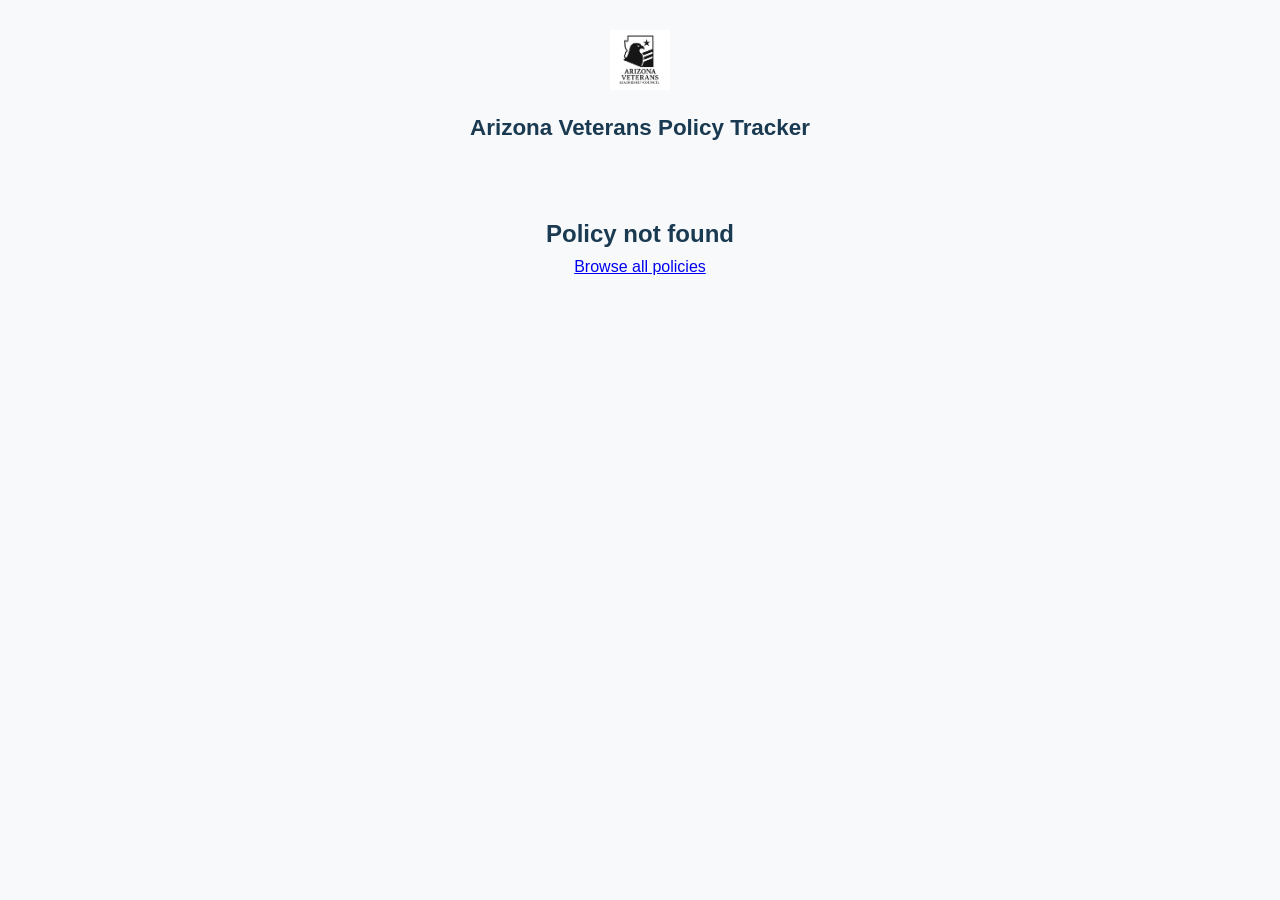
<file: policy.html>
<!DOCTYPE html>
<html lang="en">
<head>
  <meta charset="UTF-8">
  <meta name="viewport" content="width=device-width, initial-scale=1.0">
  <title>AZVLC - Policy Details</title>
  <meta name="description" content="Arizona Veterans Policy Tracker - Policy Details">
  <meta property="og:title" content="AZVLC - Veteran Policy">
  <meta property="og:description" content="As a Veteran I support this - check it out!">
  <meta property="og:type" content="website">
  <meta property="og:image" content="https://azvlc.org/assets/logo.png">
  <link rel="stylesheet" href="css/style.css">
  <style>
    .policy-page { max-width: 700px; margin: 0 auto; padding: 30px 20px; }
    .policy-page-header { text-align: center; margin-bottom: 30px; }
    .policy-page-header img { height: 60px; margin-bottom: 12px; }
    .policy-page-header h1 { color: var(--navy); font-size: 1.4em; margin-bottom: 4px; }
    .policy-detail {
      background: var(--white);
      border-radius: 12px;
      box-shadow: 0 4px 24px rgba(0,0,0,0.1);
      overflow: hidden;
    }
    .policy-detail-top {
      background: linear-gradient(135deg, var(--navy), var(--blue));
      color: var(--white);
      padding: 30px;
    }
    .policy-detail-top h2 { font-size: 1.5em; margin-bottom: 10px; }
    .policy-detail-body { padding: 24px 30px; }
    .policy-detail-body p { color: var(--text-muted); line-height: 1.8; margin-bottom: 16px; }
    .share-buttons { display: flex; gap: 10px; justify-content: center; flex-wrap: wrap; margin: 20px 0; }
    .share-btn { display: inline-flex; align-items: center; gap: 6px; padding: 10px 20px; border: none; border-radius: 6px; font-size: 0.9em; font-weight: 600; cursor: pointer; text-decoration: none; color: #fff; transition: opacity 0.2s; }
    .share-btn:hover { opacity: 0.85; }
    .share-btn-x { background: #000; }
    .share-btn-fb { background: #1877f2; }
    .share-btn-copy { background: var(--gold); color: var(--navy); }
    .share-btn-email { background: var(--blue); }
  </style>
</head>
<body>
  <div class="policy-page">
    <div class="policy-page-header">
      <a href="index.html"><img src="assets/logo.png" alt="AZVLC"></a>
      <h1>Arizona Veterans Policy Tracker</h1>
    </div>
    <div id="policyContent"><div style="text-align:center;padding:40px;color:#aaa">Loading...</div></div>
  </div>

  <script>
    var CONFIG = { repoOwner: 'triggs2025', repoName: 'azvlc', branch: 'master' };
    var RAW_BASE = 'https://raw.githubusercontent.com/' + CONFIG.repoOwner + '/' + CONFIG.repoName + '/' + CONFIG.branch + '/data/';

    var params = new URLSearchParams(window.location.search);
    var policyId = parseInt(params.get('id'));

    if (!policyId) {
      document.getElementById('policyContent').innerHTML = '<div style="text-align:center;padding:40px"><h2 style="color:var(--navy)">Policy not found</h2><p><a href="index.html#policies">Browse all policies</a></p></div>';
    } else {
      fetch(RAW_BASE + 'policies.json?t=' + Date.now())
        .then(function(r) { return r.json(); })
        .then(function(policies) {
          var p = policies.find(function(x) { return x.id === policyId; });
          if (!p) {
            document.getElementById('policyContent').innerHTML = '<div style="text-align:center;padding:40px"><h2 style="color:var(--navy)">Policy not found</h2><p><a href="index.html#policies">Browse all policies</a></p></div>';
            return;
          }
          renderPolicy(p);
        });
    }

    function renderPolicy(p) {
      var url = 'https://azvlc.org/policy.html?id=' + p.id;
      var shareText = 'As a Veteran I support this - check it out! ' + p.name;
      var status = p.status === 'in-progress' ? 'In Progress' : p.status.charAt(0).toUpperCase() + p.status.slice(1);
      var category = p.category.charAt(0).toUpperCase() + p.category.slice(1);

      document.title = p.name + ' - AZVLC';

      document.getElementById('policyContent').innerHTML =
        '<div class="policy-detail">' +
          '<div class="policy-detail-top">' +
            '<h2>' + esc(p.name) + '</h2>' +
            '<div>' +
              '<span class="badge badge-category">' + category + '</span> ' +
              '<span class="badge badge-' + p.status + '">' + status + '</span>' +
              (p.sponsor ? ' <span style="opacity:0.8;font-size:0.9em">&middot; Sponsor: ' + esc(p.sponsor) + '</span>' : '') +
            '</div>' +
          '</div>' +
          '<div class="policy-detail-body">' +
            '<p style="font-size:1.1em">' + esc(p.description) + '</p>' +
            (p.link ? '<p><a href="' + esc(p.link) + '" target="_blank" rel="noopener" class="btn btn-sm btn-blue">View Bill on azleg.gov &rarr;</a></p>' : '') +
            '<div style="display:flex;align-items:center;gap:12px;margin:20px 0;padding:16px;background:#f8f9fa;border-radius:8px">' +
              '<span style="font-weight:700;color:var(--blue);font-size:1.5em">' + (p.kudos || 0) + '</span>' +
              '<span style="color:var(--text-muted)">Veterans support this policy</span>' +
            '</div>' +
            '<p style="text-align:center;color:var(--text-muted);font-size:0.9em">Share this policy with fellow Veterans</p>' +
            '<div class="share-buttons">' +
              '<a class="share-btn share-btn-x" href="https://x.com/intent/tweet?text=' + encodeURIComponent(shareText) + '&url=' + encodeURIComponent(url) + '" target="_blank">𝕏 Share</a>' +
              '<button class="share-btn share-btn-fb" onclick="shareFB(\'' + url.replace(/'/g, "\\'") + '\', \'' + shareText.replace(/'/g, "\\'") + '\')">Facebook</button>' +
              '<button class="share-btn share-btn-email" onclick="window.open(\'mailto:?subject=' + encodeURIComponent(p.name + ' - Arizona Veterans Policy') + '&body=' + encodeURIComponent(shareText + ' ' + url) + '\')">Email</button>' +
              '<button class="share-btn share-btn-copy" onclick="copyLink()">Copy Link</button>' +
            '</div>' +
            '<div style="text-align:center;margin-top:20px">' +
              '<a href="index.html#policies" class="btn btn-sm" style="background:#eee;color:var(--text)">View All Policies</a>' +
            '</div>' +
          '</div>' +
        '</div>';
    }

    function shareFB(url, text) {
      navigator.clipboard.writeText(text + ' ' + url).then(function() {
        alert('Text and link copied! Facebook will open — just paste into your post.');
        window.open('https://www.facebook.com/sharer/sharer.php?u=' + encodeURIComponent(url), '_blank');
      }).catch(function() {
        window.open('https://www.facebook.com/sharer/sharer.php?u=' + encodeURIComponent(url), '_blank');
      });
    }

    function esc(s) { var d = document.createElement('div'); d.textContent = s; return d.innerHTML; }

    function copyLink() {
      navigator.clipboard.writeText('https://azvlc.org/policy.html?id=' + policyId).then(function() {
        var btns = document.querySelectorAll('.share-btn-copy');
        btns.forEach(function(b) { b.textContent = 'Copied!'; });
        setTimeout(function() { btns.forEach(function(b) { b.textContent = 'Copy Link'; }); }, 2000);
      });
    }
  </script>
</body>
</html>
</file>
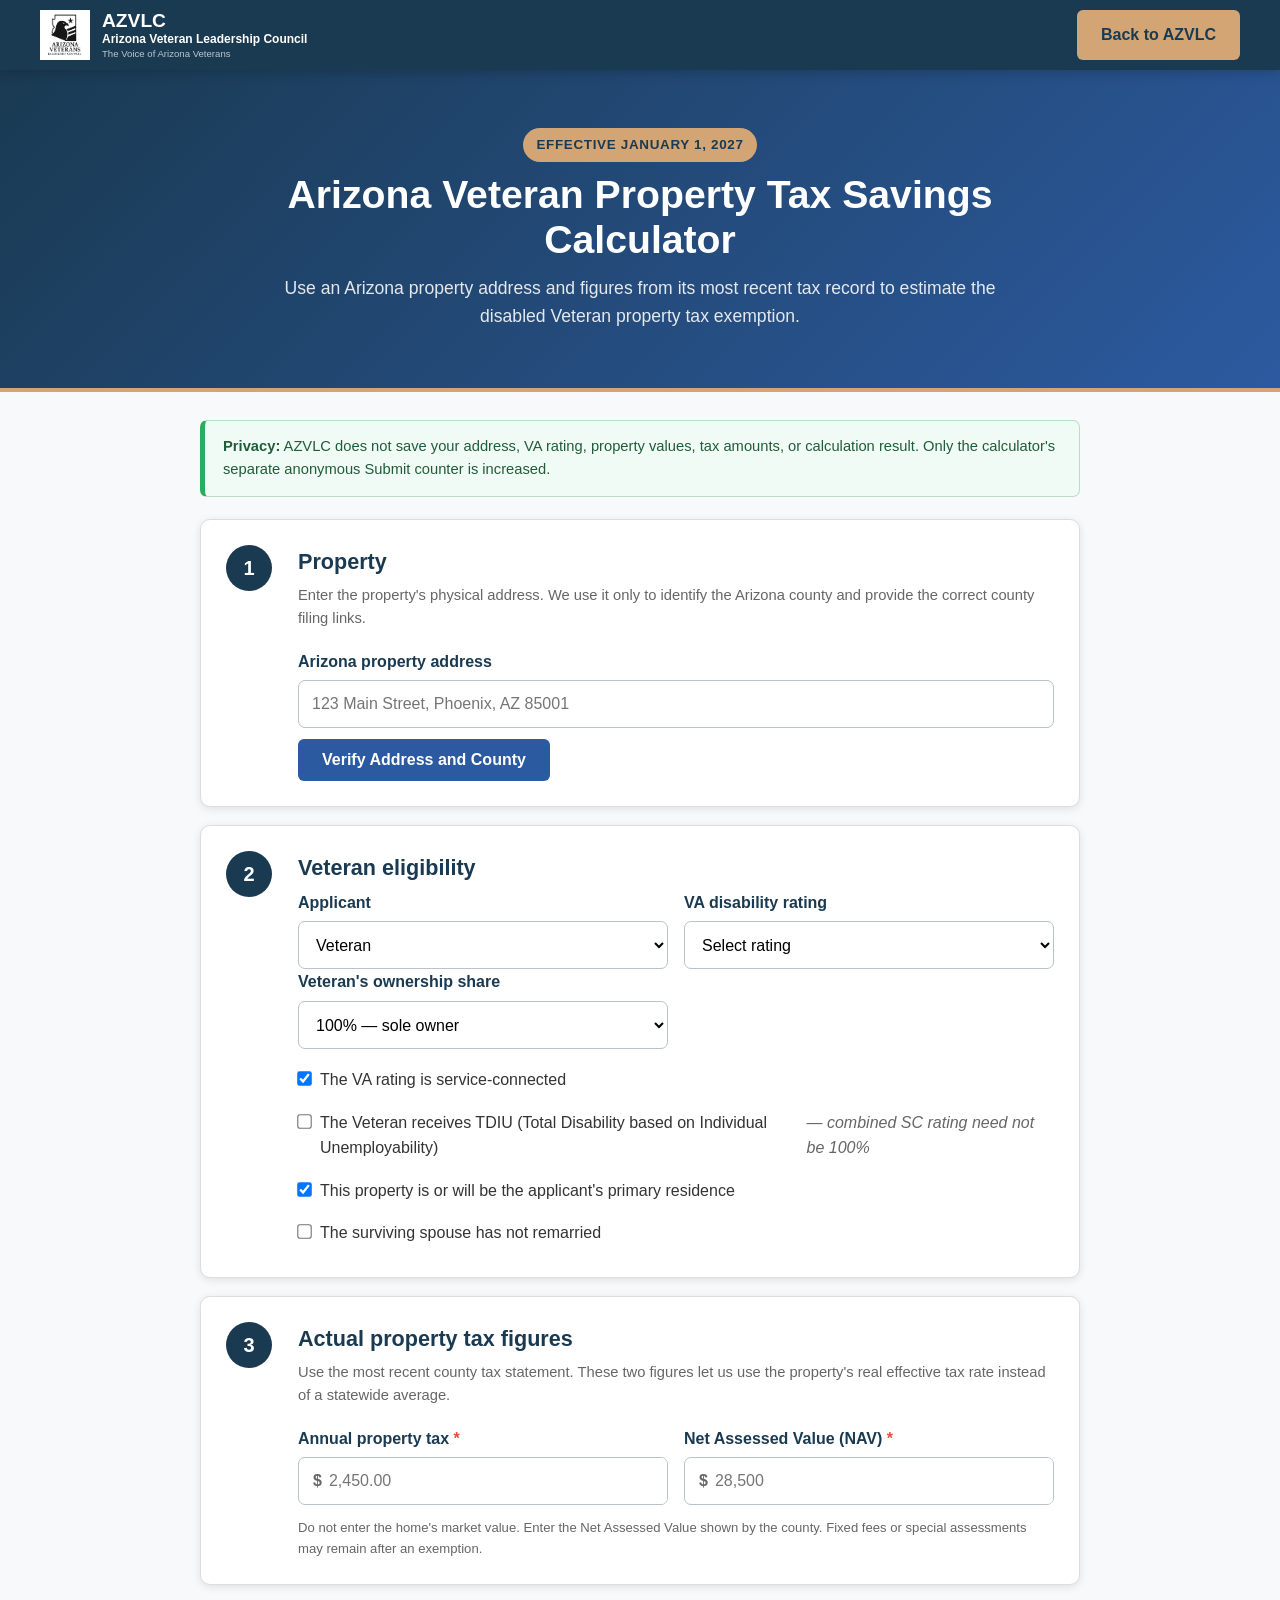
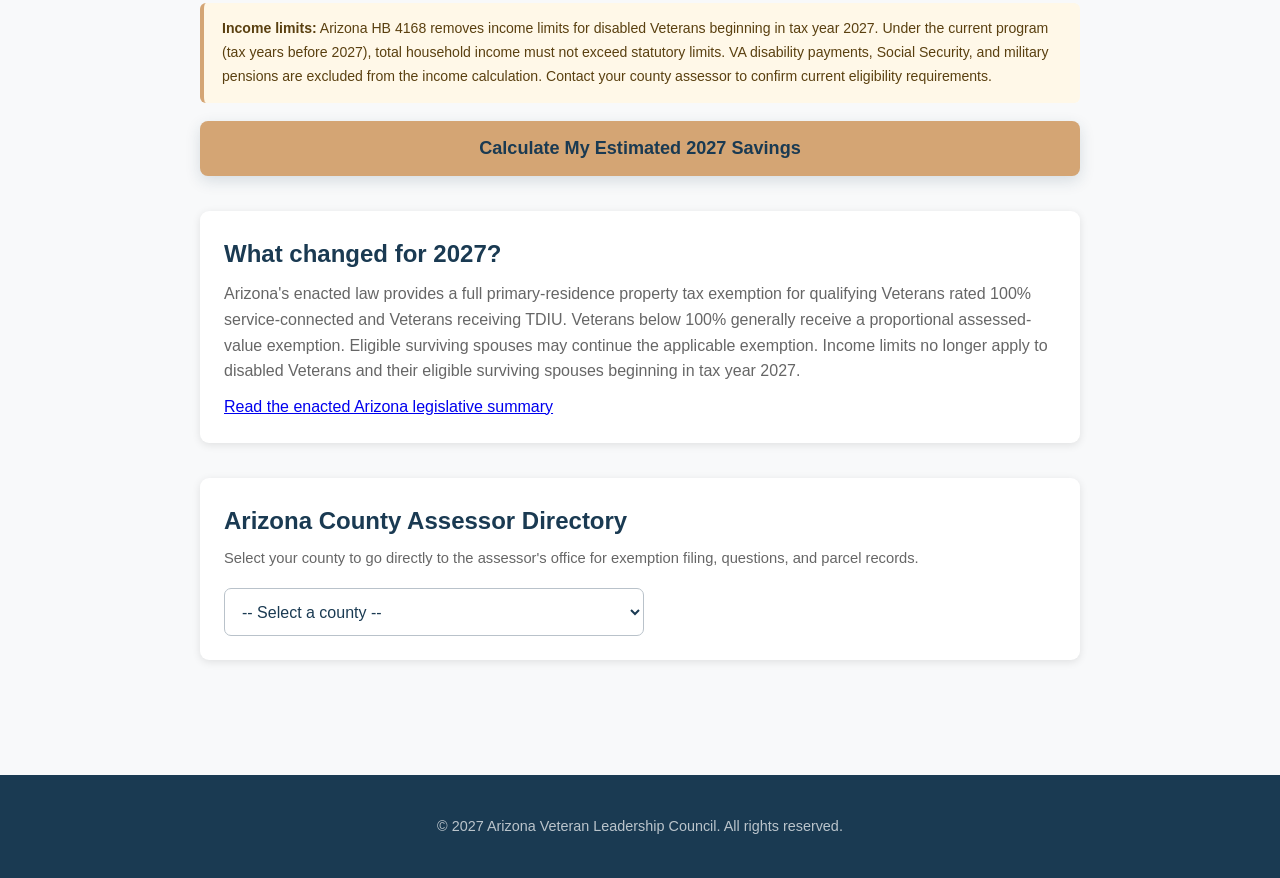
<file: property-tax-calculator.html>
<!DOCTYPE html>
<html lang="en">
<head>
  <meta charset="UTF-8">
  <meta name="viewport" content="width=device-width, initial-scale=1.0">
  <title>2027 Veteran Property Tax Savings Calculator | AZVLC</title>
  <meta name="description" content="Estimate the 2027 Arizona property tax exemption for a disabled Veteran or eligible surviving spouse using actual property tax figures.">
  <link rel="stylesheet" href="css/style.css">
  <link rel="stylesheet" href="css/property-tax-calculator.css">
</head>
<body>
  <nav class="navbar">
    <div class="navbar-inner">
      <a href="index.html#dashboard" class="navbar-brand">
        <img src="assets/logo.png" alt="AZVLC Logo">
        <div class="navbar-brand-text">
          <h1>AZVLC</h1>
          <strong>Arizona Veteran Leadership Council</strong>
          <span>The Voice of Arizona Veterans</span>
        </div>
      </a>
      <a href="index.html#dashboard" class="btn btn-primary tax-back-link">Back to AZVLC</a>
    </div>
  </nav>

  <header class="tax-hero">
    <div class="container">
      <span class="tax-year-badge">Effective January 1, 2027</span>
      <h1>Arizona Veteran Property Tax Savings Calculator</h1>
      <p>Use an Arizona property address and figures from its most recent tax record to estimate the disabled Veteran property tax exemption.</p>
    </div>
  </header>

  <main class="container tax-main">
    <div class="privacy-strip"><strong>Privacy:</strong> AZVLC does not save your address, VA rating, property values, tax amounts, or calculation result. Only the calculator's separate anonymous Submit counter is increased.</div>

    <form id="propertyTaxForm" class="tax-calculator" novalidate>
      <section class="tax-panel">
        <div class="tax-step">1</div>
        <div class="tax-panel-content">
          <h2>Property</h2>
          <p class="tax-help">Enter the property's physical address. We use it only to identify the Arizona county and provide the correct county filing links.</p>

          <label for="propertyAddress">Arizona property address</label>
          <input id="propertyAddress" name="propertyAddress" type="text" autocomplete="street-address" placeholder="123 Main Street, Phoenix, AZ 85001" required>
          <div class="tax-address-row">
            <button type="button" id="verifyAddressButton" class="btn btn-blue">Verify Address and County</button>
            <span id="addressStatus" class="tax-status" role="status"></span>
          </div>
          <input id="countyName" type="hidden">
          <div id="verifiedAddress" class="verified-address" hidden></div>
        </div>
      </section>

      <section class="tax-panel">
        <div class="tax-step">2</div>
        <div class="tax-panel-content">
          <h2>Veteran eligibility</h2>
          <div class="tax-grid two">
            <div>
              <label for="applicantType">Applicant</label>
              <select id="applicantType" required>
                <option value="veteran">Veteran</option>
                <option value="spouse">Surviving spouse</option>
              </select>
            </div>
            <div>
              <label for="vaRating">VA disability rating</label>
              <select id="vaRating" required>
                <option value="">Select rating</option>
                <option value="10">10%</option><option value="20">20%</option><option value="30">30%</option>
                <option value="40">40%</option><option value="50">50%</option><option value="60">60%</option>
                <option value="70">70%</option><option value="80">80%</option><option value="90">90%</option>
                <option value="100">100%</option>
              </select>
            </div>
          </div>
          <div class="tax-grid two" style="margin-bottom:16px">
            <div>
              <label for="ownershipPct">Veteran's ownership share</label>
              <select id="ownershipPct">
                <option value="100">100% — sole owner</option>
                <option value="50">50% — two names on deed</option>
                <option value="33">33% — three names on deed</option>
                <option value="custom">Other — enter %</option>
              </select>
            </div>
            <div id="ownershipCustomRow" hidden>
              <label for="ownershipCustom">Ownership % (numbers only)</label>
              <input id="ownershipCustom" type="number" min="1" max="100" placeholder="e.g. 25">
            </div>
          </div>
          <div class="tax-checks">
            <label><input id="serviceConnected" type="checkbox" checked> The VA rating is service-connected</label>
            <label><input id="tdiu" type="checkbox"> The Veteran receives TDIU (Total Disability based on Individual Unemployability) <em style="font-weight:400;color:var(--text-muted)">— combined SC rating need not be 100%</em></label>
            <label><input id="primaryResidence" type="checkbox" checked> This property is or will be the applicant's primary residence</label>
            <label id="notRemarriedRow" hidden><input id="notRemarried" type="checkbox"> The surviving spouse has not remarried</label>
          </div>
        </div>
      </section>

      <section class="tax-panel">
        <div class="tax-step">3</div>
        <div class="tax-panel-content">
          <h2>Actual property tax figures</h2>
          <p class="tax-help">Use the most recent county tax statement. These two figures let us use the property's real effective tax rate instead of a statewide average.</p>
          <div class="tax-grid two">
            <div>
              <label for="annualTax">Annual property tax <span class="required">*</span></label>
              <div class="money-input"><span>$</span><input id="annualTax" inputmode="decimal" placeholder="2,450.00" required></div>
            </div>
            <div>
              <label for="netAssessedValue">Net Assessed Value (NAV) <span class="required">*</span></label>
              <div class="money-input"><span>$</span><input id="netAssessedValue" inputmode="decimal" placeholder="28,500" required></div>
            </div>
          </div>
          <p class="tax-note">Do not enter the home's market value. Enter the Net Assessed Value shown by the county. Fixed fees or special assessments may remain after an exemption.</p>
        </div>
      </section>

      <div style="background:#fff8e8;border-left:4px solid var(--gold);border-radius:6px;padding:14px 18px;font-size:.88em;line-height:1.7;color:#5a4010">
        <strong>Income limits:</strong> Arizona HB 4168 removes income limits for disabled Veterans beginning in tax year 2027. Under the current program (tax years before 2027), total household income must not exceed statutory limits. VA disability payments, Social Security, and military pensions are excluded from the income calculation. Contact your county assessor to confirm current eligibility requirements.
      </div>

      <div id="formError" class="tax-error" hidden role="alert"></div>
      <button id="calculateButton" class="tax-submit" type="submit">Calculate My Estimated 2027 Savings</button>
    </form>

    <section id="taxResults" class="tax-results" hidden aria-live="polite">
      <div class="result-heading">
        <div><span class="result-label">Projected 2027 result</span><h2 id="resultTitle">Estimated property tax savings</h2></div>
        <button type="button" id="startOverButton" class="btn btn-blue">Start Over</button>
      </div>
      <div class="result-grid">
        <div class="result-card savings"><span>Estimated annual savings</span><strong id="estimatedSavings">$0</strong></div>
        <div class="result-card"><span>Estimated tax after exemption</span><strong id="estimatedRemaining">$0</strong></div>
        <div class="result-card"><span>Estimated monthly savings</span><strong id="monthlySavings">$0</strong></div>
      </div>
      <div id="resultExplanation" class="result-explanation"></div>
      <div id="countyActions" class="county-actions"></div>
      <div class="tax-disclaimer">
        <strong>Important:</strong> This is an educational estimate, not a tax determination or legal advice. Arizona and county officials make the final eligibility and exemption decisions. The projected 2027 exemption base will be updated when the Arizona Department of Revenue publishes the official inflation-adjusted amount. Future assessed values, tax rates, fixed fees, ownership, and classification can change the final bill.
      </div>
    </section>

    <section class="law-summary">
      <h2>What changed for 2027?</h2>
      <p>Arizona's enacted law provides a full primary-residence property tax exemption for qualifying Veterans rated 100% service-connected and Veterans receiving TDIU. Veterans below 100% generally receive a proportional assessed-value exemption. Eligible surviving spouses may continue the applicable exemption. Income limits no longer apply to disabled Veterans and their eligible surviving spouses beginning in tax year 2027.</p>
      <a id="lawSourceLink" href="https://www.azleg.gov/legtext/57leg/2R/summary/S.1861-4168ATT_ASENACTED.DOCX.htm" target="_blank" rel="noopener">Read the enacted Arizona legislative summary</a>
    </section>

    <section class="county-directory">
      <h2>Arizona County Assessor Directory</h2>
      <p class="tax-help">Select your county to go directly to the assessor's office for exemption filing, questions, and parcel records.</p>
      <div class="county-dir-select-row">
        <select id="countyDirectorySelect" aria-label="Select a county">
          <option value="">-- Select a county --</option>
        </select>
      </div>
      <div id="countyDirectoryCard" class="county-dir-card" hidden></div>
    </section>
  </main>

  <footer class="footer"><p>&copy; 2027 Arizona Veteran Leadership Council. All rights reserved.</p></footer>
  <script src="js/property-tax-calculator.js"></script>
</body>
</html>
</file>
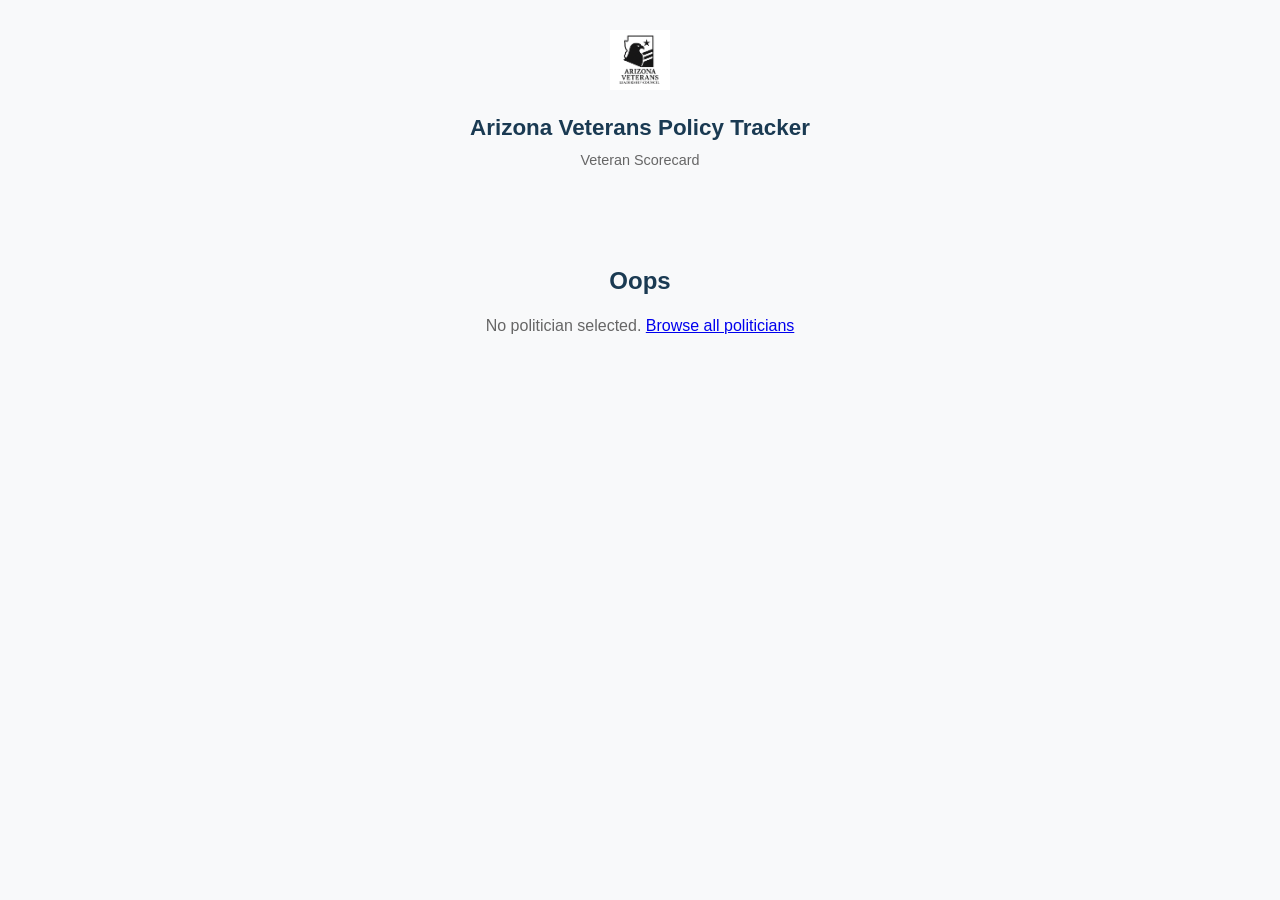
<file: scorecard.html>
<!DOCTYPE html>
<html lang="en">
<head>
  <meta charset="UTF-8">
  <meta name="viewport" content="width=device-width, initial-scale=1.0">
  <title>AZVLC Veteran Scorecard</title>
  <meta name="description" content="Arizona Veterans Policy Tracker - Politician Scorecard">
  <meta property="og:title" content="AZVLC Veteran Scorecard">
  <meta property="og:description" content="See how this Arizona politician scores on Veteran issues.">
  <meta property="og:type" content="website">
  <meta property="og:url" id="ogUrl" content="https://azvlc.org/scorecard.html">
  <meta property="og:image" content="https://azvlc.org/assets/logo.png">
  <meta name="twitter:card" content="summary">
  <link rel="stylesheet" href="css/style.css">
  <style>
    body { background: var(--bg); }

    .scorecard-page {
      max-width: 700px;
      margin: 0 auto;
      padding: 30px 20px;
    }

    .scorecard-header {
      text-align: center;
      margin-bottom: 30px;
    }

    .scorecard-header img {
      height: 60px;
      margin-bottom: 12px;
    }

    .scorecard-header h1 {
      color: var(--navy);
      font-size: 1.4em;
      margin-bottom: 4px;
    }

    .scorecard-header p {
      color: var(--text-muted);
      font-size: 0.9em;
    }

    .scorecard {
      background: var(--white);
      border-radius: 12px;
      box-shadow: 0 4px 24px rgba(0, 0, 0, 0.1);
      overflow: hidden;
    }

    .scorecard-top {
      background: linear-gradient(135deg, var(--navy), var(--blue));
      color: var(--white);
      padding: 30px;
      text-align: center;
    }

    .scorecard-top h2 {
      font-size: 1.8em;
      margin-bottom: 4px;
    }

    .scorecard-top .position {
      opacity: 0.85;
      font-size: 1em;
    }

    .scorecard-grade-section {
      padding: 30px;
      text-align: center;
      border-bottom: 1px solid #eee;
    }

    .scorecard-grade-big {
      font-size: 5em;
      font-weight: 800;
      line-height: 1;
      margin-bottom: 8px;
    }

    .scorecard-grade-label {
      font-size: 1.1em;
      color: var(--text-muted);
      margin-bottom: 20px;
    }

    .scorecard-stats {
      display: grid;
      grid-template-columns: repeat(3, 1fr);
      gap: 0;
      border-bottom: 1px solid #eee;
    }

    .scorecard-stat {
      text-align: center;
      padding: 20px;
      border-right: 1px solid #eee;
    }

    .scorecard-stat:last-child { border-right: none; }

    .scorecard-stat .num {
      font-size: 1.8em;
      font-weight: 700;
      color: var(--blue);
    }

    .scorecard-stat .label {
      font-size: 0.8em;
      color: var(--text-muted);
      text-transform: uppercase;
      letter-spacing: 0.5px;
      margin-top: 4px;
    }

    .scorecard-breakdown {
      padding: 24px 30px;
      border-bottom: 1px solid #eee;
    }

    .scorecard-breakdown h4 {
      color: var(--navy);
      margin-bottom: 12px;
      font-size: 0.9em;
      text-transform: uppercase;
      letter-spacing: 0.5px;
    }

    .scorecard-bar {
      display: flex;
      align-items: center;
      gap: 10px;
      margin-bottom: 8px;
    }

    .scorecard-bar .letter {
      font-weight: 700;
      width: 20px;
      text-align: center;
    }

    .scorecard-bar .bar-bg {
      flex: 1;
      height: 24px;
      background: #f0f0f0;
      border-radius: 4px;
      overflow: hidden;
    }

    .scorecard-bar .bar-fill {
      height: 100%;
      border-radius: 4px;
      transition: width 0.5s;
    }

    .scorecard-bar .count {
      font-size: 0.85em;
      color: var(--text-muted);
      width: 30px;
      text-align: right;
    }

    .scorecard-footer {
      padding: 24px 30px;
      text-align: center;
    }

    .scorecard-footer p {
      color: var(--text-muted);
      font-size: 0.85em;
      margin-bottom: 16px;
    }

    .share-buttons {
      display: flex;
      gap: 10px;
      justify-content: center;
      flex-wrap: wrap;
      margin-bottom: 16px;
    }

    .share-btn {
      display: inline-flex;
      align-items: center;
      gap: 6px;
      padding: 10px 20px;
      border: none;
      border-radius: 6px;
      font-size: 0.9em;
      font-weight: 600;
      cursor: pointer;
      text-decoration: none;
      color: #fff;
      transition: opacity 0.2s;
    }

    .share-btn:hover { opacity: 0.85; }
    .share-btn-x { background: #000; }
    .share-btn-fb { background: #1877f2; }
    .share-btn-copy { background: var(--gold); color: var(--navy); }
    .share-btn-email { background: var(--blue); }

    .scorecard-actions {
      display: flex;
      gap: 10px;
      justify-content: center;
      flex-wrap: wrap;
    }

    .no-politician {
      text-align: center;
      padding: 60px 20px;
      color: var(--text-muted);
    }

    .no-politician h2 { color: var(--navy); margin-bottom: 12px; }

    @media (max-width: 480px) {
      .scorecard-top h2 { font-size: 1.4em; }
      .scorecard-grade-big { font-size: 3.5em; }
      .scorecard-stats { grid-template-columns: 1fr; }
      .scorecard-stat { border-right: none; border-bottom: 1px solid #eee; }
      .scorecard-stat:last-child { border-bottom: none; }
    }
  </style>
</head>
<body>

  <div class="scorecard-page">
    <div class="scorecard-header">
      <a href="index.html"><img src="assets/logo.png" alt="AZVLC"></a>
      <h1>Arizona Veterans Policy Tracker</h1>
      <p>Veteran Scorecard</p>
    </div>

    <div id="scorecardContent">
      <div class="no-politician">
        <h2>Loading...</h2>
      </div>
    </div>
  </div>

  <script>
    var CONFIG = {
      repoOwner: 'triggs2025',
      repoName: 'azvlc',
      branch: 'master',
      ghToken: ''
    };

    var RAW_BASE = 'https://raw.githubusercontent.com/' + CONFIG.repoOwner + '/' + CONFIG.repoName + '/' + CONFIG.branch + '/data/';
    var GH_API = 'https://api.github.com/repos/' + CONFIG.repoOwner + '/' + CONFIG.repoName + '/contents/data/analytics.json';

    var params = new URLSearchParams(window.location.search);
    var politicianId = parseInt(params.get('id'));

    function trackScorecardView(id) {
      try {
        var pending = JSON.parse(localStorage.getItem('azvlc_pending_scorecards') || '[]');
        pending.push(String(id));
        localStorage.setItem('azvlc_pending_scorecards', JSON.stringify(pending));
      } catch(e) {}
    }

    if (!politicianId) {
      showError('No politician selected. <a href="index.html#politicians">Browse all politicians</a>');
    } else {
      fetch(RAW_BASE + 'politicians.json?t=' + Date.now())
        .then(function(r) { return r.json(); })
        .then(function(politicians) {
          var p = politicians.find(function(x) { return x.id === politicianId; });
          if (!p) {
            showError('Politician not found. <a href="index.html#politicians">Browse all politicians</a>');
            return;
          }
          renderScorecard(p);
          trackScorecardView(politicianId);
        })
        .catch(function() {
          showError('Error loading data. Please try again.');
        });
    }

    function showError(msg) {
      document.getElementById('scorecardContent').innerHTML =
        '<div class="no-politician"><h2>Oops</h2><p>' + msg + '</p></div>';
    }

    function renderScorecard(p) {
      var grades = p.grades || {};
      var total = (grades.A || 0) + (grades.B || 0) + (grades.C || 0) + (grades.D || 0) + (grades.F || 0);
      var avg = calcGrade(grades, p.gradeWeights);
      var gradeClass = avg === 'N/A' ? '' : 'grade-' + avg.toLowerCase();
      var maxCount = Math.max(grades.A || 0, grades.B || 0, grades.C || 0, grades.D || 0, grades.F || 0, 1);

      var url = 'https://azvlc.org/scorecard.html?id=' + p.id;
      var shareText = p.name + ' scored a ' + avg + ' on the Arizona Veterans Policy Tracker! See the full scorecard:';

      document.title = p.name + ' - AZVLC Veteran Scorecard';
      var ogUrl = document.getElementById('ogUrl');
      if (ogUrl) ogUrl.content = url;

      document.getElementById('scorecardContent').innerHTML =
        '<div class="scorecard">' +
          '<div class="scorecard-top">' +
            '<h2>' + esc(p.name) + (p.veteran ? ' <span class="vet-badge" style="font-size:0.4em;vertical-align:middle">VET</span>' : '') + '</h2>' +
            '<div class="position">' + esc(p.position) +
              (p.party ? ' &middot; ' + esc(p.party) : '') +
              (p.district ? ' &middot; ' + esc(p.district) : '') +
            '</div>' +
          '</div>' +

          '<div class="scorecard-grade-section">' +
            (total > 0
              ? '<div class="scorecard-grade-big ' + gradeClass + '">' + avg + '</div>' +
                '<div class="scorecard-grade-label">Veteran Community Grade</div>'
              : '<div class="scorecard-grade-label" style="font-size:1.2em;font-style:italic">No Veteran ratings yet, be the first!</div>') +
          '</div>' +

          '<div class="scorecard-stats">' +
            '<div class="scorecard-stat">' +
              '<div class="num">' + total + '</div>' +
              '<div class="label">Total Ratings</div>' +
            '</div>' +
            '<div class="scorecard-stat">' +
              '<div class="num">' + (p.kudos || 0) + '</div>' +
              '<div class="label">Kudos</div>' +
            '</div>' +
            '<div class="scorecard-stat">' +
              '<div class="num">' + (p.email ? '<a href="mailto:' + esc(p.email) + '" style="color:var(--blue);text-decoration:none;font-size:0.5em">Contact</a>' : '—') + '</div>' +
              '<div class="label">Email</div>' +
            '</div>' +
          '</div>' +

          (total > 0
            ? '<div class="scorecard-breakdown">' +
                '<h4>Rating Breakdown</h4>' +
                gradeBar('A', grades.A, maxCount, '#27ae60') +
                gradeBar('B', grades.B, maxCount, '#3498db') +
                gradeBar('C', grades.C, maxCount, '#f39c12') +
                gradeBar('D', grades.D, maxCount, '#e67e22') +
                gradeBar('F', grades.F, maxCount, '#e74c3c') +
              '</div>'
            : '') +

          '<div class="scorecard-footer">' +
            '<p>Share this scorecard</p>' +
            '<div class="share-buttons">' +
              '<a class="share-btn share-btn-x" href="https://x.com/intent/tweet?text=' + encodeURIComponent(shareText) + '&url=' + encodeURIComponent(url) + '" target="_blank">𝕏 Share</a>' +
              '<a class="share-btn share-btn-fb" href="https://www.facebook.com/sharer/sharer.php?u=' + encodeURIComponent(url) + '" target="_blank">Facebook</a>' +
              '<button class="share-btn share-btn-email" onclick="window.open(\'mailto:?subject=' + encodeURIComponent(p.name + ' - Veteran Scorecard') + '&body=' + encodeURIComponent(shareText + ' ' + url) + '\')">Email</button>' +
              '<button class="share-btn share-btn-copy" onclick="copyLink()">Copy Link</button>' +
            '</div>' +
            '<div class="scorecard-actions">' +
              '<a href="index.html#rate" class="btn btn-blue btn-sm">Rate this Politician</a>' +
              (p.email ? '<a href="mailto:' + esc(p.email) + '?subject=' + encodeURIComponent('Your Scorecard from AZVLC.org') + '&body=' + encodeURIComponent('You have a scorecard on AZVLC.org. Check it out: https://azvlc.org/scorecard.html?id=' + p.id + '\n\nThe Arizona Veteran Leadership Council is designed for Veterans in Arizona to rate and track politicians and their policies to better inform Veterans of what is going on in Arizona. This is all Veteran driven and we are happy that Arizona is becoming the most Veteran friendly state in the United States of America!') + '" class="btn btn-sm" style="background:var(--gold);color:var(--navy);font-weight:700">Email this to Politician</a>' : '') +
              '<a href="index.html#politicians" class="btn btn-sm" style="background:#eee;color:var(--text)">View All Politicians</a>' +
            '</div>' +
          '</div>' +
        '</div>';
    }

    function gradeBar(letter, count, max, color) {
      var pct = max > 0 ? ((count || 0) / max * 100) : 0;
      return '<div class="scorecard-bar">' +
        '<span class="letter" style="color:' + color + '">' + letter + '</span>' +
        '<div class="bar-bg"><div class="bar-fill" style="width:' + pct + '%;background:' + color + '"></div></div>' +
        '<span class="count">' + (count || 0) + '</span>' +
        '</div>';
    }

    function calcGrade(grades, weights) {
      if (!grades) return 'N/A';
      var vals = { A: 4, B: 3, C: 2, D: 1, F: 0 };
      var w = weights || {};
      var total = 0, count = 0;
      for (var g in vals) {
        var wt = (w[g] !== undefined) ? w[g] : 1;
        total += vals[g] * (grades[g] || 0) * wt;
        count += (grades[g] || 0) * wt;
      }
      if (count === 0) return 'N/A';
      var avg = total / count;
      if (avg >= 3.5) return 'A';
      if (avg >= 2.5) return 'B';
      if (avg >= 1.5) return 'C';
      if (avg >= 0.5) return 'D';
      return 'F';
    }

    function esc(s) { var d = document.createElement('div'); d.textContent = s; return d.innerHTML; }

    function copyLink() {
      var url = 'https://azvlc.org/scorecard.html?id=' + politicianId;
      navigator.clipboard.writeText(url).then(function() {
        var btns = document.querySelectorAll('.share-btn-copy');
        btns.forEach(function(b) { b.textContent = 'Copied!'; });
        setTimeout(function() { btns.forEach(function(b) { b.textContent = 'Copy Link'; }); }, 2000);
      });
    }
  </script>
</body>
</html>
</file>
<file: css/style.css>
:root {
  --navy: #1a3a52;
  --blue: #2c5aa0;
  --gold: #d4a574;
  --gold-light: #e8c7a0;
  --green: #27ae60;
  --red: #e74c3c;
  --orange: #e67e22;
  --yellow: #f39c12;
  --light-blue: #3498db;
  --bg: #f8f9fa;
  --white: #ffffff;
  --text: #333333;
  --text-muted: #666666;
  --border: #dddddd;
  --shadow: 0 2px 8px rgba(0, 0, 0, 0.1);
  --radius: 8px;
}

* { margin: 0; padding: 0; box-sizing: border-box; }

body {
  font-family: -apple-system, BlinkMacSystemFont, 'Segoe UI', Roboto, Oxygen, Ubuntu, Cantarell, sans-serif;
  line-height: 1.6;
  color: var(--text);
  background: var(--bg);
}

/* ── Navbar ── */
.navbar {
  background: var(--navy);
  padding: 0 20px;
  position: sticky;
  top: 0;
  z-index: 100;
  box-shadow: 0 2px 12px rgba(0, 0, 0, 0.2);
}

.navbar-inner {
  max-width: 1200px;
  margin: 0 auto;
  display: flex;
  align-items: center;
  justify-content: space-between;
  height: 70px;
}

.navbar-brand {
  display: flex;
  align-items: center;
  gap: 12px;
  text-decoration: none;
  color: var(--white);
}

.navbar-brand img {
  height: 50px;
  width: auto;
}

.navbar-brand-text h1 {
  font-size: 1.2em;
  font-weight: 700;
  line-height: 1.2;
  color: var(--white);
}

.navbar-brand-text strong {
  display: block;
  font-size: 0.75em;
  font-weight: 700;
  color: var(--white);
  line-height: 1.2;
}

.navbar-brand-text span {
  display: block;
  font-size: 0.6em;
  opacity: 0.7;
  font-weight: 400;
}

.navbar-links {
  display: flex;
  gap: 4px;
}

.navbar-links a {
  color: rgba(255, 255, 255, 0.8);
  text-decoration: none;
  padding: 8px 16px;
  border-radius: 6px;
  font-size: 0.9em;
  font-weight: 500;
  transition: all 0.2s;
}

.navbar-links a:hover,
.navbar-links a.active {
  background: rgba(255, 255, 255, 0.15);
  color: var(--white);
}

.navbar-toggle {
  display: none;
  background: none;
  border: none;
  color: var(--white);
  font-size: 1.5em;
  cursor: pointer;
  padding: 8px;
}

/* ── Hero ── */
.hero {
  position: relative;
  overflow: hidden;
  color: var(--white);
  text-align: center;
  padding: 120px 20px 30px;
  border-bottom: 4px solid var(--gold);
  background: var(--navy);
}

.hero-video {
  position: absolute;
  top: 50%;
  left: 50%;
  min-width: 100%;
  min-height: 100%;
  transform: translate(-50%, -50%);
  object-fit: cover;
  z-index: 0;
}

.hero-overlay {
  position: absolute;
  top: 0;
  left: 0;
  right: 0;
  bottom: 0;
  background: linear-gradient(rgba(26, 58, 82, 0.7), rgba(44, 90, 160, 0.7));
  z-index: 1;
}

.hero-content {
  position: relative;
  z-index: 2;
}

.hero h2 {
  font-size: 2.8em;
  margin-bottom: 12px;
  font-weight: 800;
}

.hero p {
  font-size: 1.2em;
  opacity: 0.9;
  max-width: 600px;
  margin: 0 auto 30px;
}

.hero-actions {
  display: flex;
  gap: 15px;
  justify-content: center;
  flex-wrap: wrap;
}

/* ── Buttons ── */
.btn {
  display: inline-flex;
  align-items: center;
  gap: 8px;
  padding: 12px 24px;
  border: none;
  border-radius: 6px;
  cursor: pointer;
  font-size: 1em;
  font-weight: 600;
  transition: all 0.2s;
  text-decoration: none;
}

.btn-primary {
  background: var(--gold);
  color: var(--navy);
}

.btn-primary:hover {
  background: var(--gold-light);
  transform: translateY(-1px);
}

.btn-outline {
  background: transparent;
  color: var(--white);
  border: 2px solid var(--white);
}

.btn-outline:hover {
  background: rgba(255, 255, 255, 0.15);
}

.btn-blue {
  background: var(--blue);
  color: var(--white);
}

.btn-blue:hover {
  background: var(--navy);
}

.btn-sm {
  padding: 8px 16px;
  font-size: 0.85em;
}

.btn-danger {
  background: var(--red);
  color: var(--white);
}

.btn-danger:hover {
  background: #c0392b;
}

.btn-success {
  background: var(--green);
  color: var(--white);
}

.btn-success:hover {
  background: #219a52;
}

/* ── Layout ── */
.container {
  max-width: 1200px;
  margin: 0 auto;
  padding: 0 20px;
  overflow-x: hidden;
}

.page-section {
  display: none;
  padding: 40px 0 60px;
  animation: fadeIn 0.3s ease;
}

.page-section.active { display: block; }

@keyframes fadeIn { from { opacity: 0; } to { opacity: 1; } }

.section-header {
  color: var(--navy);
  font-size: 1.8em;
  margin-bottom: 30px;
  padding-bottom: 12px;
  border-bottom: 3px solid var(--gold);
  display: inline-block;
}

/* ── Dashboard Stats ── */
.stats-grid {
  display: grid;
  grid-template-columns: repeat(auto-fit, minmax(220px, 1fr));
  gap: 20px;
  margin-bottom: 40px;
}

.stat-card {
  background: var(--white);
  padding: 24px;
  border-radius: var(--radius);
  box-shadow: var(--shadow);
  text-align: center;
  border-top: 3px solid var(--blue);
}

.stat-card h3 {
  color: var(--text-muted);
  font-size: 0.85em;
  text-transform: uppercase;
  letter-spacing: 0.5px;
  margin-bottom: 8px;
}

.stat-card .number {
  font-size: 2.5em;
  color: var(--blue);
  font-weight: 700;
}

.stat-card.clickable:hover {
  transform: translateY(-2px);
  box-shadow: 0 4px 16px rgba(0, 0, 0, 0.12);
  transition: transform 0.2s, box-shadow 0.2s;
}

/* ── Cards ── */
.card-grid {
  display: grid;
  gap: 20px;
}

#vobList {
  grid-template-columns: repeat(2, 1fr);
}

@media (max-width: 700px) {
  #vobList {
    grid-template-columns: 1fr;
  }
}

.card {
  background: var(--white);
  padding: 24px;
  border-radius: var(--radius);
  box-shadow: var(--shadow);
  border-left: 4px solid var(--blue);
  transition: transform 0.2s;
  overflow-wrap: break-word;
  word-break: break-word;
  min-width: 0;
}

.card:hover {
  transform: translateY(-2px);
  box-shadow: 0 4px 16px rgba(0, 0, 0, 0.12);
}

.card h3 {
  color: var(--navy);
  margin-bottom: 10px;
  font-size: 1.2em;
}

.card p { color: var(--text-muted); }

.card-meta {
  display: flex;
  gap: 10px;
  flex-wrap: wrap;
  margin-bottom: 12px;
}

/* ── Badges ── */
.badge {
  padding: 4px 12px;
  border-radius: 20px;
  font-weight: 600;
  font-size: 0.8em;
  display: inline-block;
}

.badge-category { background: #f3e5f5; color: #7b1fa2; }
.badge-proposed { background: #e3f2fd; color: #1976d2; }
.badge-in-progress { background: #fff3e0; color: #e65100; }
.badge-passed { background: #e8f5e9; color: #388e3c; }
.badge-failed { background: #ffebee; color: #d32f2f; }
.badge-suggestion { background: #e0f2f1; color: #00695c; }

/* ── Grades ── */
.grade { font-size: 2.2em; font-weight: 800; }
.grade-a { color: var(--green); }
.grade-b { color: var(--light-blue); }
.grade-c { color: var(--yellow); }
.grade-d { color: var(--orange); }
.grade-f { color: var(--red); }

.vet-badge {
  display: inline-block;
  background: #2e7d32;
  color: #fff;
  font-size: 0.55em;
  font-weight: 700;
  padding: 2px 8px;
  border-radius: 3px;
  margin-left: 8px;
  vertical-align: middle;
  letter-spacing: 0.5px;
}

.grade-breakdown {
  display: grid;
  grid-template-columns: repeat(5, 1fr);
  gap: 8px;
  margin: 15px 0;
}

.grade-box {
  text-align: center;
  padding: 10px 8px;
  border-radius: 6px;
  font-size: 0.85em;
}

.grade-box .letter { font-weight: 700; }
.grade-box .count { font-size: 0.8em; color: var(--text-muted); }

.grade-box-a { background: #e8f5e9; }
.grade-box-b { background: #e3f2fd; }
.grade-box-c { background: #fff3e0; }
.grade-box-d { background: #ffe0b2; }
.grade-box-f { background: #ffebee; }

/* ── Kudos ── */
.kudos-bar {
  display: flex;
  align-items: center;
  gap: 12px;
  margin-top: 16px;
  padding-top: 16px;
  border-top: 1px solid #eee;
}

.kudos-btn {
  display: inline-flex;
  align-items: center;
  gap: 6px;
  background: var(--gold);
  color: var(--navy);
  padding: 8px 16px;
  border: none;
  border-radius: 6px;
  cursor: pointer;
  font-weight: 600;
  font-size: 0.9em;
  transition: all 0.2s;
}

.kudos-btn:hover { background: var(--gold-light); transform: scale(1.05); }
.kudos-btn.voted { background: #ddd; color: #999; cursor: default; }

.kudos-count { font-weight: 700; color: var(--blue); font-size: 1.1em; }

/* ── Filter tabs ── */
.filter-bar {
  display: flex;
  gap: 8px;
  margin-bottom: 25px;
  flex-wrap: wrap;
}

.filter-btn {
  padding: 8px 18px;
  background: #eee;
  color: var(--text);
  border: 2px solid transparent;
  border-radius: 20px;
  cursor: pointer;
  font-weight: 600;
  font-size: 0.9em;
  transition: all 0.2s;
}

.filter-btn.active { background: var(--blue); color: var(--white); border-color: var(--blue); }
.filter-btn:hover { border-color: var(--blue); }

/* ── Forms ── */
.form-container {
  background: var(--white);
  padding: 32px;
  border-radius: var(--radius);
  box-shadow: var(--shadow);
  max-width: 640px;
  margin: 0 auto;
}

.form-group { margin-bottom: 20px; }

.form-group label {
  display: block;
  margin-bottom: 6px;
  font-weight: 600;
  font-size: 0.9em;
  color: var(--text);
}

.form-group input[type="text"],
.form-group input[type="email"],
.form-group input[type="url"],
.form-group textarea,
.form-group select {
  width: 100%;
  padding: 12px;
  border: 1px solid var(--border);
  border-radius: 6px;
  font-family: inherit;
  font-size: 1em;
  transition: border-color 0.2s;
}

.form-group input:focus,
.form-group textarea:focus,
.form-group select:focus {
  outline: none;
  border-color: var(--blue);
  box-shadow: 0 0 0 3px rgba(44, 90, 160, 0.1);
}

.form-group textarea { resize: vertical; min-height: 100px; }

.checkbox-row {
  display: flex;
  align-items: center;
  gap: 8px;
}

.checkbox-row input[type="checkbox"] { width: auto; }
.checkbox-row label { margin-bottom: 0; }

.form-submit {
  width: 100%;
  padding: 14px;
  background: var(--blue);
  color: var(--white);
  border: none;
  border-radius: 6px;
  font-size: 1em;
  font-weight: 600;
  cursor: pointer;
  transition: all 0.2s;
}

.form-submit:hover { background: var(--navy); }

/* ── Alerts ── */
.alert {
  padding: 14px 18px;
  border-radius: 6px;
  margin-bottom: 20px;
  display: none;
  font-weight: 500;
}

.alert.show { display: block; animation: fadeIn 0.3s ease; }

.alert-success {
  background: #e8f5e9;
  color: #2e7d32;
  border-left: 4px solid #4caf50;
}

.alert-info {
  background: #e3f2fd;
  color: #0d47a1;
  border-left: 4px solid #1976d2;
}

.alert-error {
  background: #ffebee;
  color: #c62828;
  border-left: 4px solid #d32f2f;
}

/* ── Empty states ── */
.empty-state {
  text-align: center;
  padding: 50px 20px;
  color: #aaa;
}

.empty-state svg {
  width: 48px;
  height: 48px;
  margin-bottom: 12px;
  opacity: 0.4;
}

/* ── Footer ── */
.footer {
  background: var(--navy);
  color: rgba(255, 255, 255, 0.7);
  padding: 40px 20px;
  margin-top: 60px;
  text-align: center;
  font-size: 0.9em;
}

.footer a { color: var(--gold); text-decoration: none; }
.footer a:hover { text-decoration: underline; }

.footer-links {
  display: flex;
  gap: 20px;
  justify-content: center;
  margin-bottom: 16px;
  flex-wrap: wrap;
}

/* ── Mobile ── */
@media (max-width: 768px) {
  .navbar-links {
    display: none;
    position: absolute;
    top: 70px;
    left: 0;
    right: 0;
    background: var(--navy);
    flex-direction: column;
    padding: 10px;
    border-top: 1px solid rgba(255, 255, 255, 0.1);
    z-index: 101;
  }

  .navbar-links.open { display: flex; }

  .navbar-links a {
    text-align: left !important;
    line-height: 1.6 !important;
    padding: 10px 16px;
    border-bottom: 1px solid rgba(255, 255, 255, 0.05);
  }

  .navbar-links a br { display: none; }

  .navbar-links .btn {
    margin-top: 4px;
    text-align: center !important;
    justify-content: center;
  }

  .navbar-toggle { display: block; }

  .hero h2 { font-size: 1.8em; }
  .hero { padding: 50px 20px; }

  .hero-actions { flex-direction: column; align-items: center; }
  .hero-actions .btn { width: 100%; max-width: 300px; justify-content: center; }

  .stats-grid { grid-template-columns: repeat(2, 1fr); }

  .grade-breakdown { grid-template-columns: repeat(5, 1fr); gap: 4px; }
  .grade-box { padding: 8px 4px; }

  .filter-bar { gap: 6px; }
  .filter-btn { padding: 6px 14px; font-size: 0.85em; }

  .form-container { padding: 20px; }

  .section-header { font-size: 1.4em; }

  .card { padding: 16px; overflow: hidden; }

  .kudos-bar {
    flex-wrap: wrap;
    gap: 8px;
  }

  .kudos-bar .btn-sm {
    padding: 6px 10px;
    font-size: 0.75em !important;
  }

  .card-meta { font-size: 0.85em; }
}

@media (max-width: 480px) {
  .stats-grid { grid-template-columns: 1fr; }
  .navbar-brand-text h1 { font-size: 1em; }
}

/* ── Property Tax Calculator Callout ── */
.tax-callout { display:flex; align-items:center; gap:20px; background:linear-gradient(135deg,var(--navy),var(--blue)); color:#fff; border-radius:12px; padding:24px 28px; box-shadow:0 6px 24px rgba(26,58,82,.22); transition:transform .15s,box-shadow .15s; border:3px solid var(--gold); }
.tax-callout-link:hover .tax-callout { transform:translateY(-2px); box-shadow:0 10px 32px rgba(26,58,82,.30); }
.tax-callout-badge { flex-shrink:0; background:var(--gold); color:var(--navy); font-weight:800; font-size:.75em; text-transform:uppercase; letter-spacing:.06em; padding:5px 11px; border-radius:999px; white-space:nowrap; align-self:flex-start; }
.tax-callout-body { flex:1; }
.tax-callout-heading { color:#fff; font-size:1.25em; margin-bottom:6px; line-height:1.2; }
.tax-callout-sub { color:rgba(255,255,255,.85); font-size:.92em; margin:0; }
.tax-callout-action { flex-shrink:0; background:var(--gold); color:var(--navy); font-weight:900; font-size:1em; padding:13px 22px; border-radius:8px; white-space:nowrap; }
@media(max-width:680px){.tax-callout{flex-direction:column;gap:14px;padding:20px}.tax-callout-action{width:100%;text-align:center}}
</file>
<file: css/property-tax-calculator.css>
.tax-hero { background: linear-gradient(135deg,var(--navy),var(--blue)); color:#fff; text-align:center; padding:58px 20px; border-bottom:4px solid var(--gold); }
.tax-hero h1 { max-width:850px; margin:10px auto 12px; font-size:2.45em; line-height:1.15; }
.tax-hero p { max-width:760px; margin:auto; color:rgba(255,255,255,.88); font-size:1.1em; }
.tax-year-badge { display:inline-block; background:var(--gold); color:var(--navy); padding:6px 13px; border-radius:999px; font-weight:800; font-size:.84em; text-transform:uppercase; letter-spacing:.05em; }
.tax-main { max-width:920px; padding-top:28px; padding-bottom:55px; }
.privacy-strip { margin-bottom:22px; padding:14px 18px; border:1px solid #b8dec8; border-left:5px solid var(--green); border-radius:7px; background:#f1fbf5; color:#215c3a; font-size:.92em; }
.tax-calculator { display:grid; gap:18px; }
.tax-panel { display:grid; grid-template-columns:54px 1fr; gap:18px; padding:25px; background:#fff; border:1px solid var(--border); border-radius:10px; box-shadow:var(--shadow); }
.tax-step { width:46px; height:46px; display:flex; align-items:center; justify-content:center; border-radius:50%; background:var(--navy); color:#fff; font-size:1.25em; font-weight:800; }
.tax-panel h2 { color:var(--navy); margin-bottom:4px; font-size:1.35em; }
.tax-help { color:var(--text-muted); margin-bottom:18px; font-size:.92em; }
.tax-panel label { display:block; color:var(--navy); font-weight:700; margin-bottom:6px; }
.tax-panel input[type="text"], .tax-panel select, .money-input { width:100%; min-height:48px; border:1px solid #b9c2ca; border-radius:7px; background:#fff; font-size:1em; }
.tax-panel input[type="text"], .tax-panel select { padding:11px 13px; }
.tax-panel input:focus, .tax-panel select:focus { outline:3px solid rgba(44,90,160,.16); border-color:var(--blue); }
.tax-address-row { display:flex; gap:12px; align-items:center; margin-top:11px; flex-wrap:wrap; }
.tax-status { color:var(--text-muted); font-size:.9em; }
.verified-address { margin-top:13px; padding:12px 14px; border-radius:6px; background:#edf8f1; color:#215c3a; font-weight:650; }
.tax-grid { display:grid; gap:16px; }.tax-grid.two { grid-template-columns:1fr 1fr; }
.tax-checks { display:grid; gap:11px; margin-top:18px; }
.tax-checks label { display:flex; gap:9px; align-items:flex-start; color:var(--text); font-weight:500; }
.tax-checks input { margin-top:5px; transform:scale(1.12); }
.money-input { display:flex; align-items:center; overflow:hidden; }
.money-input span { padding:0 0 0 14px; color:var(--text-muted); font-weight:700; }
.money-input input { width:100%; min-height:46px; border:0; padding:11px 13px 11px 7px; font-size:1em; outline:0; }
.money-input:focus-within { outline:3px solid rgba(44,90,160,.16); border-color:var(--blue); }
.required { color:var(--red); }.tax-note { margin-top:12px; color:var(--text-muted); font-size:.82em; }
.tax-error { padding:13px 16px; border-left:5px solid var(--red); border-radius:6px; background:#fff0ef; color:#8a2018; }
.tax-submit { width:100%; padding:17px 24px; border:0; border-radius:8px; background:var(--gold); color:var(--navy); font-size:1.13em; font-weight:900; cursor:pointer; box-shadow:0 5px 15px rgba(26,58,82,.15); }
.tax-submit:hover { background:var(--gold-light); transform:translateY(-1px); }
.tax-submit:disabled { cursor:wait; opacity:.65; }
.tax-results { margin-top:28px; padding:28px; background:#fff; border:3px solid var(--gold); border-radius:12px; box-shadow:0 10px 30px rgba(26,58,82,.18); }
.result-heading { display:flex; justify-content:space-between; align-items:center; gap:15px; margin-bottom:20px; }
.result-heading h2 { color:var(--navy); }.result-label { color:var(--blue); font-size:.78em; font-weight:850; text-transform:uppercase; letter-spacing:.08em; }
.result-grid { display:grid; grid-template-columns:repeat(3,1fr); gap:14px; }
.result-card { padding:19px; border-radius:8px; background:#f4f7fa; text-align:center; }
.result-card.savings { background:#eaf8ef; border:1px solid #b8dec8; }
.result-card span { display:block; color:var(--text-muted); font-size:.82em; }
.result-card strong { display:block; color:var(--navy); font-size:1.75em; margin-top:4px; }
.result-card.savings strong { color:#1f7a43; }
.result-explanation { margin:22px 0; padding:18px; border-radius:7px; background:#f8f9fa; line-height:1.75; }
.county-actions { display:flex; gap:12px; flex-wrap:wrap; margin:18px 0; }
.county-actions a { flex:1; min-width:220px; justify-content:center; text-align:center; }
.tax-disclaimer { margin-top:20px; padding:15px; border-radius:6px; background:#fff8e8; color:#6e531c; font-size:.82em; }
.law-summary { margin-top:35px; padding:24px; border-radius:9px; background:#fff; box-shadow:var(--shadow); }
.law-summary h2 { color:var(--navy); margin-bottom:8px; }.law-summary p { color:var(--text-muted); margin-bottom:10px; }
.tax-back-link { color:var(--navy)!important; }
.county-directory { margin-top:35px; padding:24px; border-radius:9px; background:#fff; box-shadow:var(--shadow); }
.county-directory h2 { color:var(--navy); margin-bottom:6px; }
.county-dir-select-row { margin-top:14px; }
.county-dir-select-row select { width:100%; max-width:420px; min-height:48px; padding:11px 13px; border:1px solid #b9c2ca; border-radius:7px; font-size:1em; background:#fff; color:var(--navy); }
.county-dir-card { margin-top:18px; padding:20px 22px; border-radius:8px; border:1px solid var(--border); background:#f4f7fa; }
.county-dir-card h3 { color:var(--navy); margin-bottom:10px; font-size:1.15em; }
.county-dir-meta { display:grid; gap:6px; margin-bottom:14px; font-size:.93em; color:var(--text); }
.county-dir-meta span { display:flex; gap:8px; align-items:flex-start; }
.county-dir-meta strong { color:var(--navy); min-width:68px; flex-shrink:0; }
.county-dir-actions { display:flex; gap:10px; flex-wrap:wrap; }
.county-dir-actions a { flex:1; min-width:160px; text-align:center; justify-content:center; font-size:.9em; }
@media(max-width:680px){ .county-dir-actions a { min-width:140px; } }
@media(max-width:680px){.tax-hero h1{font-size:1.75em}.tax-panel{grid-template-columns:1fr;padding:19px}.tax-step{width:38px;height:38px}.tax-grid.two,.result-grid{grid-template-columns:1fr}.result-heading{align-items:flex-start;flex-direction:column}.tax-back-link{padding:8px 10px;font-size:.78em}.navbar-brand-text strong,.navbar-brand-text span{display:none}}
</file>
